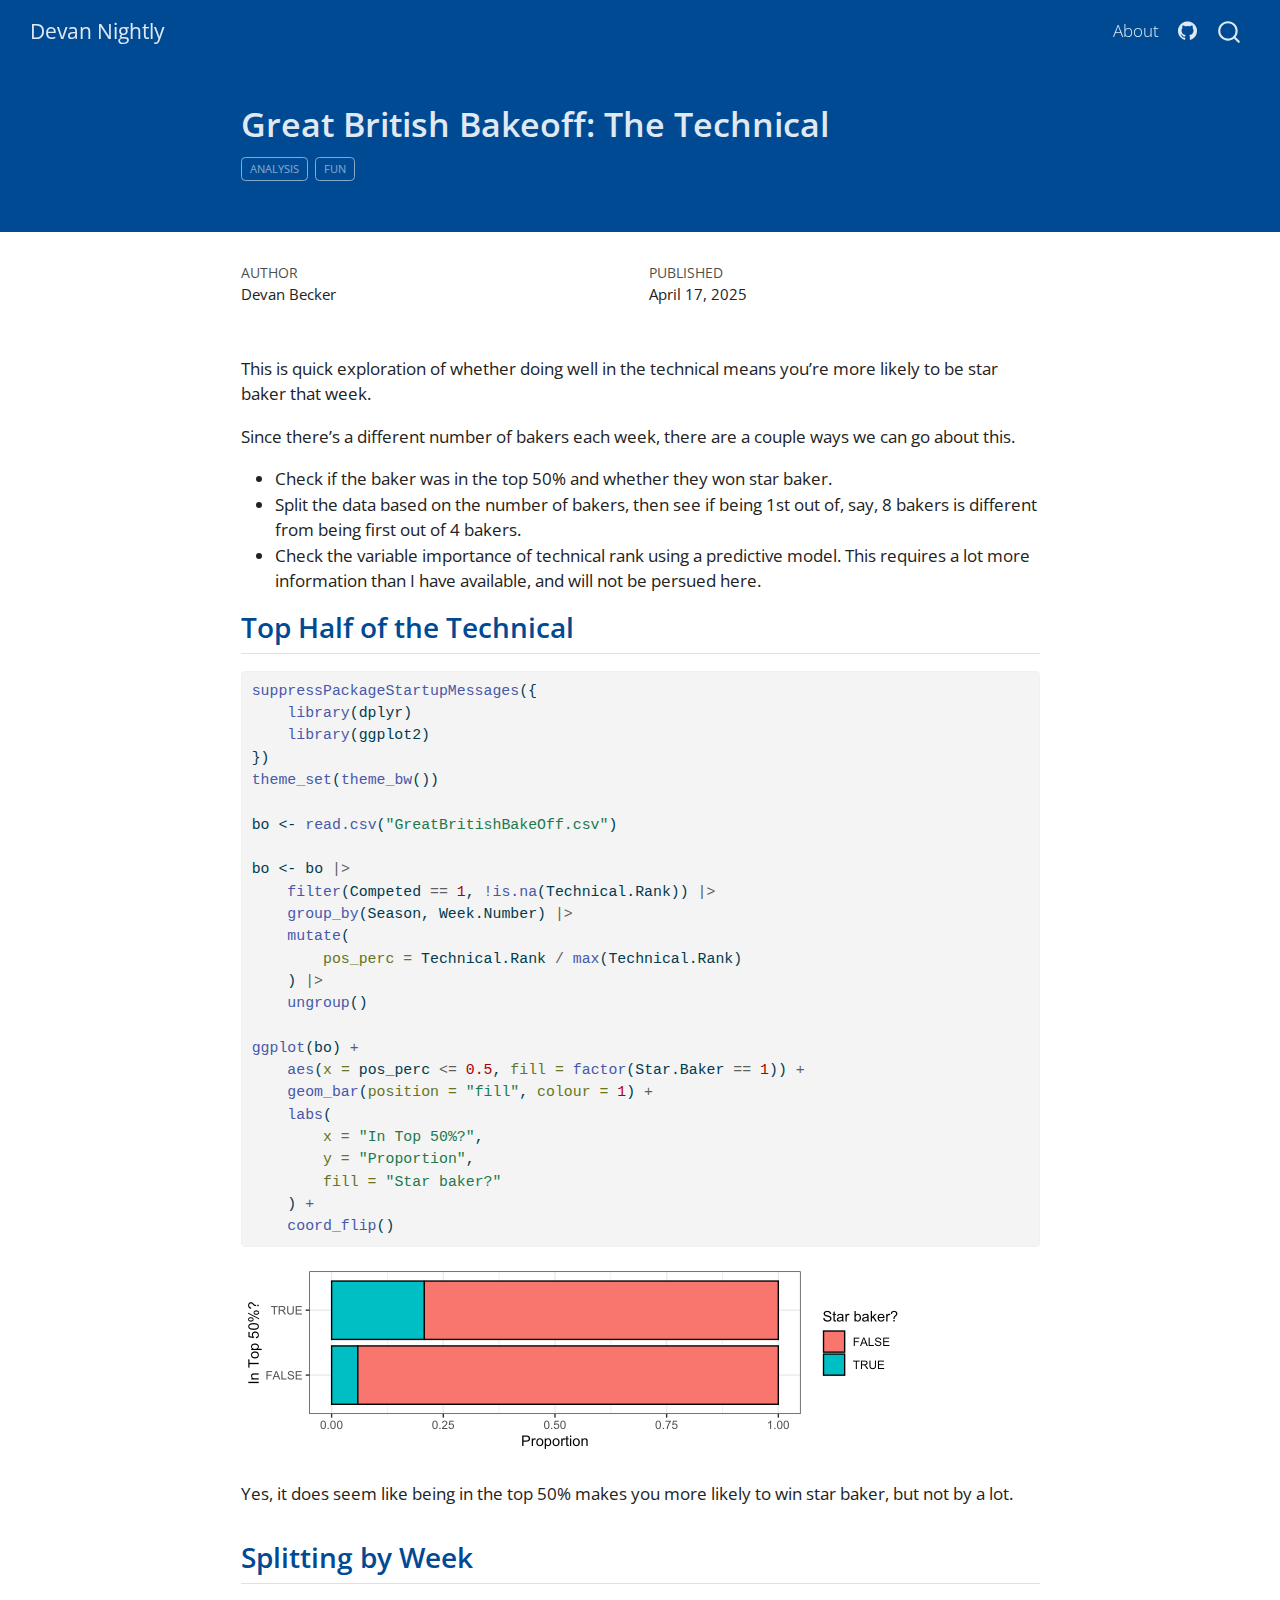
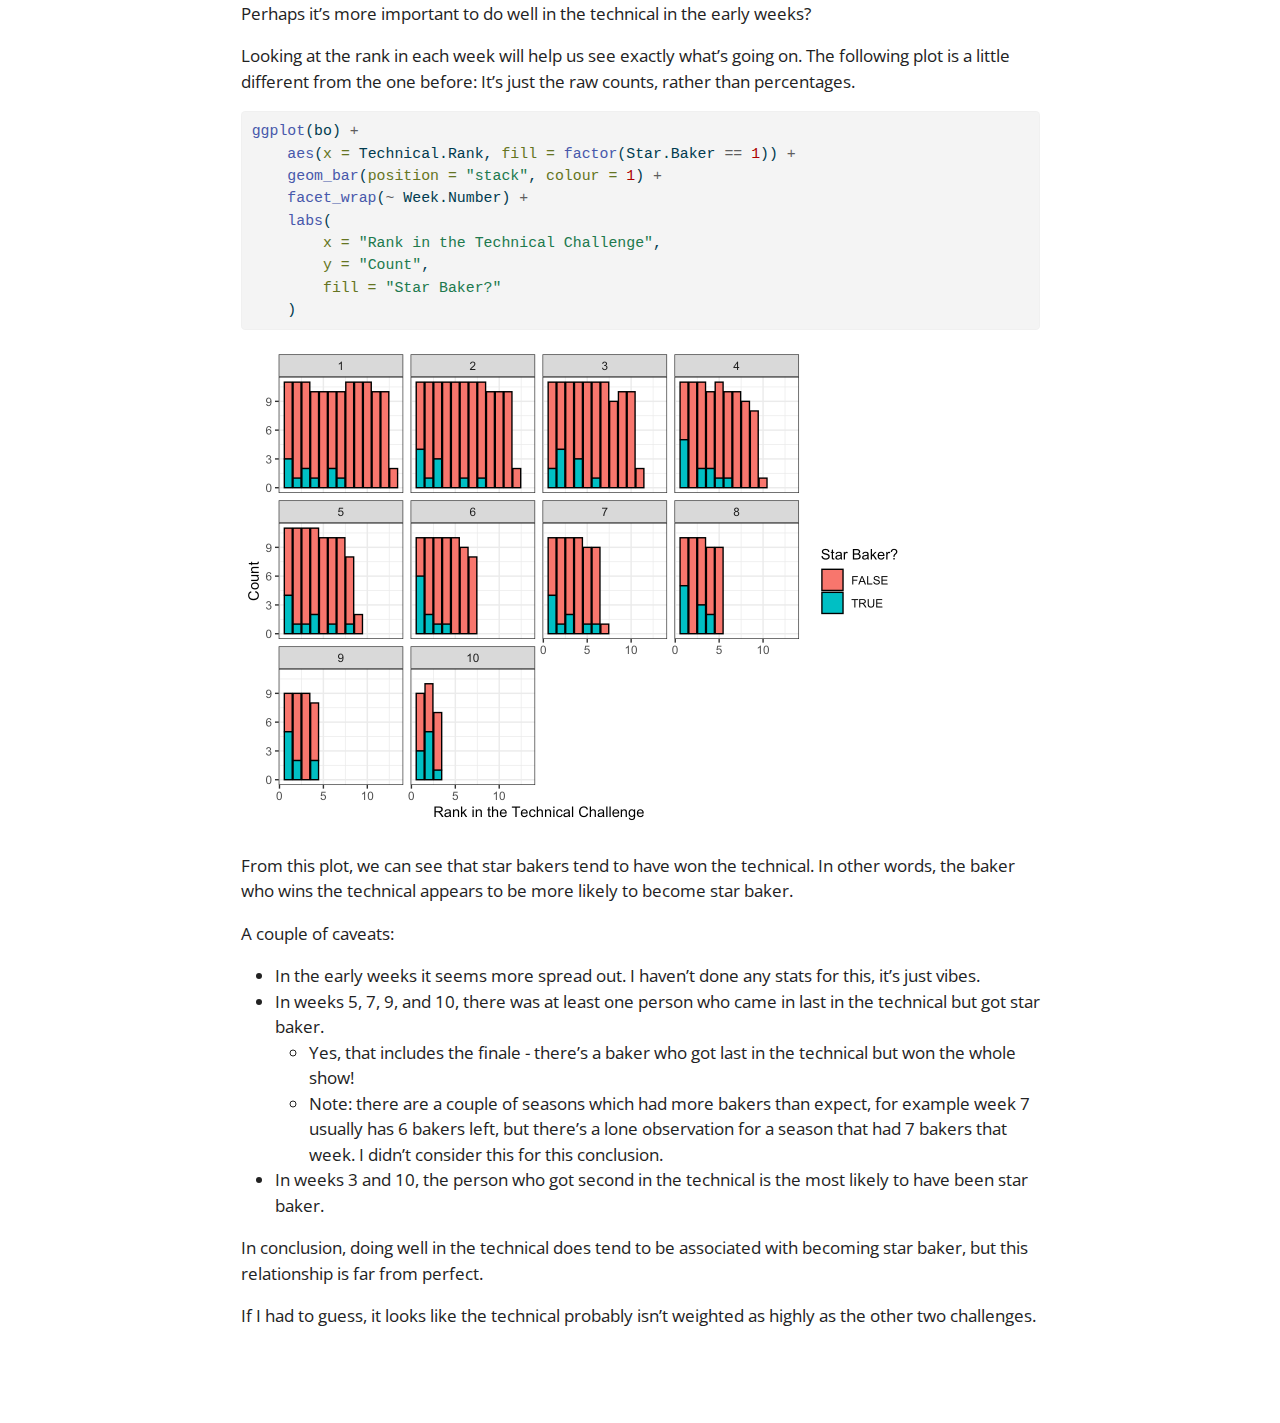
<file: docs/posts/bakeoff_technical/index.html>
<!DOCTYPE html>
<html xmlns="http://www.w3.org/1999/xhtml" lang="en" xml:lang="en"><head>

<meta charset="utf-8">
<meta name="generator" content="quarto-1.6.37">

<meta name="viewport" content="width=device-width, initial-scale=1.0, user-scalable=yes">

<meta name="author" content="Devan Becker">
<meta name="dcterms.date" content="2025-04-17">

<title>Great British Bakeoff: The Technical – Devan Nightly</title>
<style>
code{white-space: pre-wrap;}
span.smallcaps{font-variant: small-caps;}
div.columns{display: flex; gap: min(4vw, 1.5em);}
div.column{flex: auto; overflow-x: auto;}
div.hanging-indent{margin-left: 1.5em; text-indent: -1.5em;}
ul.task-list{list-style: none;}
ul.task-list li input[type="checkbox"] {
  width: 0.8em;
  margin: 0 0.8em 0.2em -1em; /* quarto-specific, see https://github.com/quarto-dev/quarto-cli/issues/4556 */ 
  vertical-align: middle;
}
/* CSS for syntax highlighting */
pre > code.sourceCode { white-space: pre; position: relative; }
pre > code.sourceCode > span { line-height: 1.25; }
pre > code.sourceCode > span:empty { height: 1.2em; }
.sourceCode { overflow: visible; }
code.sourceCode > span { color: inherit; text-decoration: inherit; }
div.sourceCode { margin: 1em 0; }
pre.sourceCode { margin: 0; }
@media screen {
div.sourceCode { overflow: auto; }
}
@media print {
pre > code.sourceCode { white-space: pre-wrap; }
pre > code.sourceCode > span { display: inline-block; text-indent: -5em; padding-left: 5em; }
}
pre.numberSource code
  { counter-reset: source-line 0; }
pre.numberSource code > span
  { position: relative; left: -4em; counter-increment: source-line; }
pre.numberSource code > span > a:first-child::before
  { content: counter(source-line);
    position: relative; left: -1em; text-align: right; vertical-align: baseline;
    border: none; display: inline-block;
    -webkit-touch-callout: none; -webkit-user-select: none;
    -khtml-user-select: none; -moz-user-select: none;
    -ms-user-select: none; user-select: none;
    padding: 0 4px; width: 4em;
  }
pre.numberSource { margin-left: 3em;  padding-left: 4px; }
div.sourceCode
  {   }
@media screen {
pre > code.sourceCode > span > a:first-child::before { text-decoration: underline; }
}
</style>


<script src="../../site_libs/quarto-nav/quarto-nav.js"></script>
<script src="../../site_libs/quarto-nav/headroom.min.js"></script>
<script src="../../site_libs/clipboard/clipboard.min.js"></script>
<script src="../../site_libs/quarto-search/autocomplete.umd.js"></script>
<script src="../../site_libs/quarto-search/fuse.min.js"></script>
<script src="../../site_libs/quarto-search/quarto-search.js"></script>
<meta name="quarto:offset" content="../../">
<script src="../../site_libs/quarto-html/quarto.js"></script>
<script src="../../site_libs/quarto-html/popper.min.js"></script>
<script src="../../site_libs/quarto-html/tippy.umd.min.js"></script>
<script src="../../site_libs/quarto-html/anchor.min.js"></script>
<link href="../../site_libs/quarto-html/tippy.css" rel="stylesheet">
<link href="../../site_libs/quarto-html/quarto-syntax-highlighting-29e2c20b02301cfff04dc8050bf30c7e.css" rel="stylesheet" id="quarto-text-highlighting-styles">
<script src="../../site_libs/bootstrap/bootstrap.min.js"></script>
<link href="../../site_libs/bootstrap/bootstrap-icons.css" rel="stylesheet">
<link href="../../site_libs/bootstrap/bootstrap-a5a7a9aa3d5b07c7c3601f2586d7e9ee.min.css" rel="stylesheet" append-hash="true" id="quarto-bootstrap" data-mode="light">
<script id="quarto-search-options" type="application/json">{
  "location": "navbar",
  "copy-button": false,
  "collapse-after": 3,
  "panel-placement": "end",
  "type": "overlay",
  "limit": 50,
  "keyboard-shortcut": [
    "f",
    "/",
    "s"
  ],
  "show-item-context": false,
  "language": {
    "search-no-results-text": "No results",
    "search-matching-documents-text": "matching documents",
    "search-copy-link-title": "Copy link to search",
    "search-hide-matches-text": "Hide additional matches",
    "search-more-match-text": "more match in this document",
    "search-more-matches-text": "more matches in this document",
    "search-clear-button-title": "Clear",
    "search-text-placeholder": "",
    "search-detached-cancel-button-title": "Cancel",
    "search-submit-button-title": "Submit",
    "search-label": "Search"
  }
}</script>


<link rel="stylesheet" href="../../styles.css">
</head>

<body class="nav-fixed fullcontent">

<div id="quarto-search-results"></div>
  <header id="quarto-header" class="headroom fixed-top quarto-banner">
    <nav class="navbar navbar-expand-lg " data-bs-theme="dark">
      <div class="navbar-container container-fluid">
      <div class="navbar-brand-container mx-auto">
    <a class="navbar-brand" href="../../index.html">
    <span class="navbar-title">Devan Nightly</span>
    </a>
  </div>
            <div id="quarto-search" class="" title="Search"></div>
          <button class="navbar-toggler" type="button" data-bs-toggle="collapse" data-bs-target="#navbarCollapse" aria-controls="navbarCollapse" role="menu" aria-expanded="false" aria-label="Toggle navigation" onclick="if (window.quartoToggleHeadroom) { window.quartoToggleHeadroom(); }">
  <span class="navbar-toggler-icon"></span>
</button>
          <div class="collapse navbar-collapse" id="navbarCollapse">
            <ul class="navbar-nav navbar-nav-scroll ms-auto">
  <li class="nav-item">
    <a class="nav-link" href="../../about.html"> 
<span class="menu-text">About</span></a>
  </li>  
  <li class="nav-item compact">
    <a class="nav-link" href="https://github.com/"> <i class="bi bi-github" role="img">
</i> 
<span class="menu-text"></span></a>
  </li>  
</ul>
          </div> <!-- /navcollapse -->
            <div class="quarto-navbar-tools">
</div>
      </div> <!-- /container-fluid -->
    </nav>
</header>
<!-- content -->
<header id="title-block-header" class="quarto-title-block default page-columns page-full">
  <div class="quarto-title-banner page-columns page-full">
    <div class="quarto-title column-body">
      <h1 class="title">Great British Bakeoff: The Technical</h1>
                                <div class="quarto-categories">
                <div class="quarto-category">analysis</div>
                <div class="quarto-category">fun</div>
              </div>
                  </div>
  </div>
    
  
  <div class="quarto-title-meta">

      <div>
      <div class="quarto-title-meta-heading">Author</div>
      <div class="quarto-title-meta-contents">
               <p>Devan Becker </p>
            </div>
    </div>
      
      <div>
      <div class="quarto-title-meta-heading">Published</div>
      <div class="quarto-title-meta-contents">
        <p class="date">April 17, 2025</p>
      </div>
    </div>
    
      
    </div>
    
  
  </header><div id="quarto-content" class="quarto-container page-columns page-rows-contents page-layout-article page-navbar">
<!-- sidebar -->
<!-- margin-sidebar -->
    
<!-- main -->
<main class="content quarto-banner-title-block" id="quarto-document-content">





<p>This is quick exploration of whether doing well in the technical means you’re more likely to be star baker that week.</p>
<p>Since there’s a different number of bakers each week, there are a couple ways we can go about this.</p>
<ul>
<li>Check if the baker was in the top 50% and whether they won star baker.</li>
<li>Split the data based on the number of bakers, then see if being 1st out of, say, 8 bakers is different from being first out of 4 bakers.</li>
<li>Check the variable importance of technical rank using a predictive model. This requires a lot more information than I have available, and will not be persued here.</li>
</ul>
<section id="top-half-of-the-technical" class="level2">
<h2 class="anchored" data-anchor-id="top-half-of-the-technical">Top Half of the Technical</h2>
<div class="cell">
<div class="sourceCode cell-code" id="cb1"><pre class="sourceCode r code-with-copy"><code class="sourceCode r"><span id="cb1-1"><a href="#cb1-1" aria-hidden="true" tabindex="-1"></a><span class="fu">suppressPackageStartupMessages</span>({</span>
<span id="cb1-2"><a href="#cb1-2" aria-hidden="true" tabindex="-1"></a>    <span class="fu">library</span>(dplyr)</span>
<span id="cb1-3"><a href="#cb1-3" aria-hidden="true" tabindex="-1"></a>    <span class="fu">library</span>(ggplot2)</span>
<span id="cb1-4"><a href="#cb1-4" aria-hidden="true" tabindex="-1"></a>})</span>
<span id="cb1-5"><a href="#cb1-5" aria-hidden="true" tabindex="-1"></a><span class="fu">theme_set</span>(<span class="fu">theme_bw</span>())</span>
<span id="cb1-6"><a href="#cb1-6" aria-hidden="true" tabindex="-1"></a></span>
<span id="cb1-7"><a href="#cb1-7" aria-hidden="true" tabindex="-1"></a>bo <span class="ot">&lt;-</span> <span class="fu">read.csv</span>(<span class="st">"GreatBritishBakeOff.csv"</span>)</span>
<span id="cb1-8"><a href="#cb1-8" aria-hidden="true" tabindex="-1"></a></span>
<span id="cb1-9"><a href="#cb1-9" aria-hidden="true" tabindex="-1"></a>bo <span class="ot">&lt;-</span> bo <span class="sc">|&gt;</span></span>
<span id="cb1-10"><a href="#cb1-10" aria-hidden="true" tabindex="-1"></a>    <span class="fu">filter</span>(Competed <span class="sc">==</span> <span class="dv">1</span>, <span class="sc">!</span><span class="fu">is.na</span>(Technical.Rank)) <span class="sc">|&gt;</span></span>
<span id="cb1-11"><a href="#cb1-11" aria-hidden="true" tabindex="-1"></a>    <span class="fu">group_by</span>(Season, Week.Number) <span class="sc">|&gt;</span></span>
<span id="cb1-12"><a href="#cb1-12" aria-hidden="true" tabindex="-1"></a>    <span class="fu">mutate</span>(</span>
<span id="cb1-13"><a href="#cb1-13" aria-hidden="true" tabindex="-1"></a>        <span class="at">pos_perc =</span> Technical.Rank <span class="sc">/</span> <span class="fu">max</span>(Technical.Rank)</span>
<span id="cb1-14"><a href="#cb1-14" aria-hidden="true" tabindex="-1"></a>    ) <span class="sc">|&gt;</span></span>
<span id="cb1-15"><a href="#cb1-15" aria-hidden="true" tabindex="-1"></a>    <span class="fu">ungroup</span>()</span>
<span id="cb1-16"><a href="#cb1-16" aria-hidden="true" tabindex="-1"></a></span>
<span id="cb1-17"><a href="#cb1-17" aria-hidden="true" tabindex="-1"></a><span class="fu">ggplot</span>(bo) <span class="sc">+</span></span>
<span id="cb1-18"><a href="#cb1-18" aria-hidden="true" tabindex="-1"></a>    <span class="fu">aes</span>(<span class="at">x =</span> pos_perc <span class="sc">&lt;=</span> <span class="fl">0.5</span>, <span class="at">fill =</span> <span class="fu">factor</span>(Star.Baker <span class="sc">==</span> <span class="dv">1</span>)) <span class="sc">+</span></span>
<span id="cb1-19"><a href="#cb1-19" aria-hidden="true" tabindex="-1"></a>    <span class="fu">geom_bar</span>(<span class="at">position =</span> <span class="st">"fill"</span>, <span class="at">colour =</span> <span class="dv">1</span>) <span class="sc">+</span></span>
<span id="cb1-20"><a href="#cb1-20" aria-hidden="true" tabindex="-1"></a>    <span class="fu">labs</span>(</span>
<span id="cb1-21"><a href="#cb1-21" aria-hidden="true" tabindex="-1"></a>        <span class="at">x =</span> <span class="st">"In Top 50%?"</span>,</span>
<span id="cb1-22"><a href="#cb1-22" aria-hidden="true" tabindex="-1"></a>        <span class="at">y =</span> <span class="st">"Proportion"</span>,</span>
<span id="cb1-23"><a href="#cb1-23" aria-hidden="true" tabindex="-1"></a>        <span class="at">fill =</span> <span class="st">"Star baker?"</span></span>
<span id="cb1-24"><a href="#cb1-24" aria-hidden="true" tabindex="-1"></a>    ) <span class="sc">+</span></span>
<span id="cb1-25"><a href="#cb1-25" aria-hidden="true" tabindex="-1"></a>    <span class="fu">coord_flip</span>()</span></code><button title="Copy to Clipboard" class="code-copy-button"><i class="bi"></i></button></pre></div>
<div class="cell-output-display">
<div>
<figure class="figure">
<p><img src="index_files/figure-html/unnamed-chunk-1-1.png" class="img-fluid figure-img" width="672"></p>
</figure>
</div>
</div>
</div>
<p>Yes, it does seem like being in the top 50% makes you more likely to win star baker, but not by a lot.</p>
</section>
<section id="splitting-by-week" class="level2">
<h2 class="anchored" data-anchor-id="splitting-by-week">Splitting by Week</h2>
<p>Perhaps it’s more important to do well in the technical in the early weeks?</p>
<p>Looking at the rank in each week will help us see exactly what’s going on. The following plot is a little different from the one before: It’s just the raw counts, rather than percentages.</p>
<div class="cell">
<div class="sourceCode cell-code" id="cb2"><pre class="sourceCode r code-with-copy"><code class="sourceCode r"><span id="cb2-1"><a href="#cb2-1" aria-hidden="true" tabindex="-1"></a><span class="fu">ggplot</span>(bo) <span class="sc">+</span></span>
<span id="cb2-2"><a href="#cb2-2" aria-hidden="true" tabindex="-1"></a>    <span class="fu">aes</span>(<span class="at">x =</span> Technical.Rank, <span class="at">fill =</span> <span class="fu">factor</span>(Star.Baker <span class="sc">==</span> <span class="dv">1</span>)) <span class="sc">+</span></span>
<span id="cb2-3"><a href="#cb2-3" aria-hidden="true" tabindex="-1"></a>    <span class="fu">geom_bar</span>(<span class="at">position =</span> <span class="st">"stack"</span>, <span class="at">colour =</span> <span class="dv">1</span>) <span class="sc">+</span></span>
<span id="cb2-4"><a href="#cb2-4" aria-hidden="true" tabindex="-1"></a>    <span class="fu">facet_wrap</span>(<span class="sc">~</span> Week.Number) <span class="sc">+</span></span>
<span id="cb2-5"><a href="#cb2-5" aria-hidden="true" tabindex="-1"></a>    <span class="fu">labs</span>(</span>
<span id="cb2-6"><a href="#cb2-6" aria-hidden="true" tabindex="-1"></a>        <span class="at">x =</span> <span class="st">"Rank in the Technical Challenge"</span>,</span>
<span id="cb2-7"><a href="#cb2-7" aria-hidden="true" tabindex="-1"></a>        <span class="at">y =</span> <span class="st">"Count"</span>,</span>
<span id="cb2-8"><a href="#cb2-8" aria-hidden="true" tabindex="-1"></a>        <span class="at">fill =</span> <span class="st">"Star Baker?"</span></span>
<span id="cb2-9"><a href="#cb2-9" aria-hidden="true" tabindex="-1"></a>    )</span></code><button title="Copy to Clipboard" class="code-copy-button"><i class="bi"></i></button></pre></div>
<div class="cell-output-display">
<div>
<figure class="figure">
<p><img src="index_files/figure-html/unnamed-chunk-2-1.png" class="img-fluid figure-img" width="672"></p>
</figure>
</div>
</div>
</div>
<p>From this plot, we can see that star bakers tend to have won the technical. In other words, the baker who wins the technical appears to be more likely to become star baker.</p>
<p>A couple of caveats:</p>
<ul>
<li>In the early weeks it seems more spread out. I haven’t done any stats for this, it’s just vibes.</li>
<li>In weeks 5, 7, 9, and 10, there was at least one person who came in last in the technical but got star baker.
<ul>
<li>Yes, that includes the finale - there’s a baker who got last in the technical but won the whole show!</li>
<li>Note: there are a couple of seasons which had more bakers than expect, for example week 7 usually has 6 bakers left, but there’s a lone observation for a season that had 7 bakers that week. I didn’t consider this for this conclusion.</li>
</ul></li>
<li>In weeks 3 and 10, the person who got second in the technical is the most likely to have been star baker.</li>
</ul>
<p>In conclusion, doing well in the technical does tend to be associated with becoming star baker, but this relationship is far from perfect.</p>
<p>If I had to guess, it looks like the technical probably isn’t weighted as highly as the other two challenges.</p>


</section>

</main> <!-- /main -->
<script id="quarto-html-after-body" type="application/javascript">
window.document.addEventListener("DOMContentLoaded", function (event) {
  const toggleBodyColorMode = (bsSheetEl) => {
    const mode = bsSheetEl.getAttribute("data-mode");
    const bodyEl = window.document.querySelector("body");
    if (mode === "dark") {
      bodyEl.classList.add("quarto-dark");
      bodyEl.classList.remove("quarto-light");
    } else {
      bodyEl.classList.add("quarto-light");
      bodyEl.classList.remove("quarto-dark");
    }
  }
  const toggleBodyColorPrimary = () => {
    const bsSheetEl = window.document.querySelector("link#quarto-bootstrap");
    if (bsSheetEl) {
      toggleBodyColorMode(bsSheetEl);
    }
  }
  toggleBodyColorPrimary();  
  const icon = "";
  const anchorJS = new window.AnchorJS();
  anchorJS.options = {
    placement: 'right',
    icon: icon
  };
  anchorJS.add('.anchored');
  const isCodeAnnotation = (el) => {
    for (const clz of el.classList) {
      if (clz.startsWith('code-annotation-')) {                     
        return true;
      }
    }
    return false;
  }
  const onCopySuccess = function(e) {
    // button target
    const button = e.trigger;
    // don't keep focus
    button.blur();
    // flash "checked"
    button.classList.add('code-copy-button-checked');
    var currentTitle = button.getAttribute("title");
    button.setAttribute("title", "Copied!");
    let tooltip;
    if (window.bootstrap) {
      button.setAttribute("data-bs-toggle", "tooltip");
      button.setAttribute("data-bs-placement", "left");
      button.setAttribute("data-bs-title", "Copied!");
      tooltip = new bootstrap.Tooltip(button, 
        { trigger: "manual", 
          customClass: "code-copy-button-tooltip",
          offset: [0, -8]});
      tooltip.show();    
    }
    setTimeout(function() {
      if (tooltip) {
        tooltip.hide();
        button.removeAttribute("data-bs-title");
        button.removeAttribute("data-bs-toggle");
        button.removeAttribute("data-bs-placement");
      }
      button.setAttribute("title", currentTitle);
      button.classList.remove('code-copy-button-checked');
    }, 1000);
    // clear code selection
    e.clearSelection();
  }
  const getTextToCopy = function(trigger) {
      const codeEl = trigger.previousElementSibling.cloneNode(true);
      for (const childEl of codeEl.children) {
        if (isCodeAnnotation(childEl)) {
          childEl.remove();
        }
      }
      return codeEl.innerText;
  }
  const clipboard = new window.ClipboardJS('.code-copy-button:not([data-in-quarto-modal])', {
    text: getTextToCopy
  });
  clipboard.on('success', onCopySuccess);
  if (window.document.getElementById('quarto-embedded-source-code-modal')) {
    const clipboardModal = new window.ClipboardJS('.code-copy-button[data-in-quarto-modal]', {
      text: getTextToCopy,
      container: window.document.getElementById('quarto-embedded-source-code-modal')
    });
    clipboardModal.on('success', onCopySuccess);
  }
    var localhostRegex = new RegExp(/^(?:http|https):\/\/localhost\:?[0-9]*\//);
    var mailtoRegex = new RegExp(/^mailto:/);
      var filterRegex = new RegExp('/' + window.location.host + '/');
    var isInternal = (href) => {
        return filterRegex.test(href) || localhostRegex.test(href) || mailtoRegex.test(href);
    }
    // Inspect non-navigation links and adorn them if external
 	var links = window.document.querySelectorAll('a[href]:not(.nav-link):not(.navbar-brand):not(.toc-action):not(.sidebar-link):not(.sidebar-item-toggle):not(.pagination-link):not(.no-external):not([aria-hidden]):not(.dropdown-item):not(.quarto-navigation-tool):not(.about-link)');
    for (var i=0; i<links.length; i++) {
      const link = links[i];
      if (!isInternal(link.href)) {
        // undo the damage that might have been done by quarto-nav.js in the case of
        // links that we want to consider external
        if (link.dataset.originalHref !== undefined) {
          link.href = link.dataset.originalHref;
        }
      }
    }
  function tippyHover(el, contentFn, onTriggerFn, onUntriggerFn) {
    const config = {
      allowHTML: true,
      maxWidth: 500,
      delay: 100,
      arrow: false,
      appendTo: function(el) {
          return el.parentElement;
      },
      interactive: true,
      interactiveBorder: 10,
      theme: 'quarto',
      placement: 'bottom-start',
    };
    if (contentFn) {
      config.content = contentFn;
    }
    if (onTriggerFn) {
      config.onTrigger = onTriggerFn;
    }
    if (onUntriggerFn) {
      config.onUntrigger = onUntriggerFn;
    }
    window.tippy(el, config); 
  }
  const noterefs = window.document.querySelectorAll('a[role="doc-noteref"]');
  for (var i=0; i<noterefs.length; i++) {
    const ref = noterefs[i];
    tippyHover(ref, function() {
      // use id or data attribute instead here
      let href = ref.getAttribute('data-footnote-href') || ref.getAttribute('href');
      try { href = new URL(href).hash; } catch {}
      const id = href.replace(/^#\/?/, "");
      const note = window.document.getElementById(id);
      if (note) {
        return note.innerHTML;
      } else {
        return "";
      }
    });
  }
  const xrefs = window.document.querySelectorAll('a.quarto-xref');
  const processXRef = (id, note) => {
    // Strip column container classes
    const stripColumnClz = (el) => {
      el.classList.remove("page-full", "page-columns");
      if (el.children) {
        for (const child of el.children) {
          stripColumnClz(child);
        }
      }
    }
    stripColumnClz(note)
    if (id === null || id.startsWith('sec-')) {
      // Special case sections, only their first couple elements
      const container = document.createElement("div");
      if (note.children && note.children.length > 2) {
        container.appendChild(note.children[0].cloneNode(true));
        for (let i = 1; i < note.children.length; i++) {
          const child = note.children[i];
          if (child.tagName === "P" && child.innerText === "") {
            continue;
          } else {
            container.appendChild(child.cloneNode(true));
            break;
          }
        }
        if (window.Quarto?.typesetMath) {
          window.Quarto.typesetMath(container);
        }
        return container.innerHTML
      } else {
        if (window.Quarto?.typesetMath) {
          window.Quarto.typesetMath(note);
        }
        return note.innerHTML;
      }
    } else {
      // Remove any anchor links if they are present
      const anchorLink = note.querySelector('a.anchorjs-link');
      if (anchorLink) {
        anchorLink.remove();
      }
      if (window.Quarto?.typesetMath) {
        window.Quarto.typesetMath(note);
      }
      if (note.classList.contains("callout")) {
        return note.outerHTML;
      } else {
        return note.innerHTML;
      }
    }
  }
  for (var i=0; i<xrefs.length; i++) {
    const xref = xrefs[i];
    tippyHover(xref, undefined, function(instance) {
      instance.disable();
      let url = xref.getAttribute('href');
      let hash = undefined; 
      if (url.startsWith('#')) {
        hash = url;
      } else {
        try { hash = new URL(url).hash; } catch {}
      }
      if (hash) {
        const id = hash.replace(/^#\/?/, "");
        const note = window.document.getElementById(id);
        if (note !== null) {
          try {
            const html = processXRef(id, note.cloneNode(true));
            instance.setContent(html);
          } finally {
            instance.enable();
            instance.show();
          }
        } else {
          // See if we can fetch this
          fetch(url.split('#')[0])
          .then(res => res.text())
          .then(html => {
            const parser = new DOMParser();
            const htmlDoc = parser.parseFromString(html, "text/html");
            const note = htmlDoc.getElementById(id);
            if (note !== null) {
              const html = processXRef(id, note);
              instance.setContent(html);
            } 
          }).finally(() => {
            instance.enable();
            instance.show();
          });
        }
      } else {
        // See if we can fetch a full url (with no hash to target)
        // This is a special case and we should probably do some content thinning / targeting
        fetch(url)
        .then(res => res.text())
        .then(html => {
          const parser = new DOMParser();
          const htmlDoc = parser.parseFromString(html, "text/html");
          const note = htmlDoc.querySelector('main.content');
          if (note !== null) {
            // This should only happen for chapter cross references
            // (since there is no id in the URL)
            // remove the first header
            if (note.children.length > 0 && note.children[0].tagName === "HEADER") {
              note.children[0].remove();
            }
            const html = processXRef(null, note);
            instance.setContent(html);
          } 
        }).finally(() => {
          instance.enable();
          instance.show();
        });
      }
    }, function(instance) {
    });
  }
      let selectedAnnoteEl;
      const selectorForAnnotation = ( cell, annotation) => {
        let cellAttr = 'data-code-cell="' + cell + '"';
        let lineAttr = 'data-code-annotation="' +  annotation + '"';
        const selector = 'span[' + cellAttr + '][' + lineAttr + ']';
        return selector;
      }
      const selectCodeLines = (annoteEl) => {
        const doc = window.document;
        const targetCell = annoteEl.getAttribute("data-target-cell");
        const targetAnnotation = annoteEl.getAttribute("data-target-annotation");
        const annoteSpan = window.document.querySelector(selectorForAnnotation(targetCell, targetAnnotation));
        const lines = annoteSpan.getAttribute("data-code-lines").split(",");
        const lineIds = lines.map((line) => {
          return targetCell + "-" + line;
        })
        let top = null;
        let height = null;
        let parent = null;
        if (lineIds.length > 0) {
            //compute the position of the single el (top and bottom and make a div)
            const el = window.document.getElementById(lineIds[0]);
            top = el.offsetTop;
            height = el.offsetHeight;
            parent = el.parentElement.parentElement;
          if (lineIds.length > 1) {
            const lastEl = window.document.getElementById(lineIds[lineIds.length - 1]);
            const bottom = lastEl.offsetTop + lastEl.offsetHeight;
            height = bottom - top;
          }
          if (top !== null && height !== null && parent !== null) {
            // cook up a div (if necessary) and position it 
            let div = window.document.getElementById("code-annotation-line-highlight");
            if (div === null) {
              div = window.document.createElement("div");
              div.setAttribute("id", "code-annotation-line-highlight");
              div.style.position = 'absolute';
              parent.appendChild(div);
            }
            div.style.top = top - 2 + "px";
            div.style.height = height + 4 + "px";
            div.style.left = 0;
            let gutterDiv = window.document.getElementById("code-annotation-line-highlight-gutter");
            if (gutterDiv === null) {
              gutterDiv = window.document.createElement("div");
              gutterDiv.setAttribute("id", "code-annotation-line-highlight-gutter");
              gutterDiv.style.position = 'absolute';
              const codeCell = window.document.getElementById(targetCell);
              const gutter = codeCell.querySelector('.code-annotation-gutter');
              gutter.appendChild(gutterDiv);
            }
            gutterDiv.style.top = top - 2 + "px";
            gutterDiv.style.height = height + 4 + "px";
          }
          selectedAnnoteEl = annoteEl;
        }
      };
      const unselectCodeLines = () => {
        const elementsIds = ["code-annotation-line-highlight", "code-annotation-line-highlight-gutter"];
        elementsIds.forEach((elId) => {
          const div = window.document.getElementById(elId);
          if (div) {
            div.remove();
          }
        });
        selectedAnnoteEl = undefined;
      };
        // Handle positioning of the toggle
    window.addEventListener(
      "resize",
      throttle(() => {
        elRect = undefined;
        if (selectedAnnoteEl) {
          selectCodeLines(selectedAnnoteEl);
        }
      }, 10)
    );
    function throttle(fn, ms) {
    let throttle = false;
    let timer;
      return (...args) => {
        if(!throttle) { // first call gets through
            fn.apply(this, args);
            throttle = true;
        } else { // all the others get throttled
            if(timer) clearTimeout(timer); // cancel #2
            timer = setTimeout(() => {
              fn.apply(this, args);
              timer = throttle = false;
            }, ms);
        }
      };
    }
      // Attach click handler to the DT
      const annoteDls = window.document.querySelectorAll('dt[data-target-cell]');
      for (const annoteDlNode of annoteDls) {
        annoteDlNode.addEventListener('click', (event) => {
          const clickedEl = event.target;
          if (clickedEl !== selectedAnnoteEl) {
            unselectCodeLines();
            const activeEl = window.document.querySelector('dt[data-target-cell].code-annotation-active');
            if (activeEl) {
              activeEl.classList.remove('code-annotation-active');
            }
            selectCodeLines(clickedEl);
            clickedEl.classList.add('code-annotation-active');
          } else {
            // Unselect the line
            unselectCodeLines();
            clickedEl.classList.remove('code-annotation-active');
          }
        });
      }
  const findCites = (el) => {
    const parentEl = el.parentElement;
    if (parentEl) {
      const cites = parentEl.dataset.cites;
      if (cites) {
        return {
          el,
          cites: cites.split(' ')
        };
      } else {
        return findCites(el.parentElement)
      }
    } else {
      return undefined;
    }
  };
  var bibliorefs = window.document.querySelectorAll('a[role="doc-biblioref"]');
  for (var i=0; i<bibliorefs.length; i++) {
    const ref = bibliorefs[i];
    const citeInfo = findCites(ref);
    if (citeInfo) {
      tippyHover(citeInfo.el, function() {
        var popup = window.document.createElement('div');
        citeInfo.cites.forEach(function(cite) {
          var citeDiv = window.document.createElement('div');
          citeDiv.classList.add('hanging-indent');
          citeDiv.classList.add('csl-entry');
          var biblioDiv = window.document.getElementById('ref-' + cite);
          if (biblioDiv) {
            citeDiv.innerHTML = biblioDiv.innerHTML;
          }
          popup.appendChild(citeDiv);
        });
        return popup.innerHTML;
      });
    }
  }
});
</script>
</div> <!-- /content -->




</body></html>
</file>
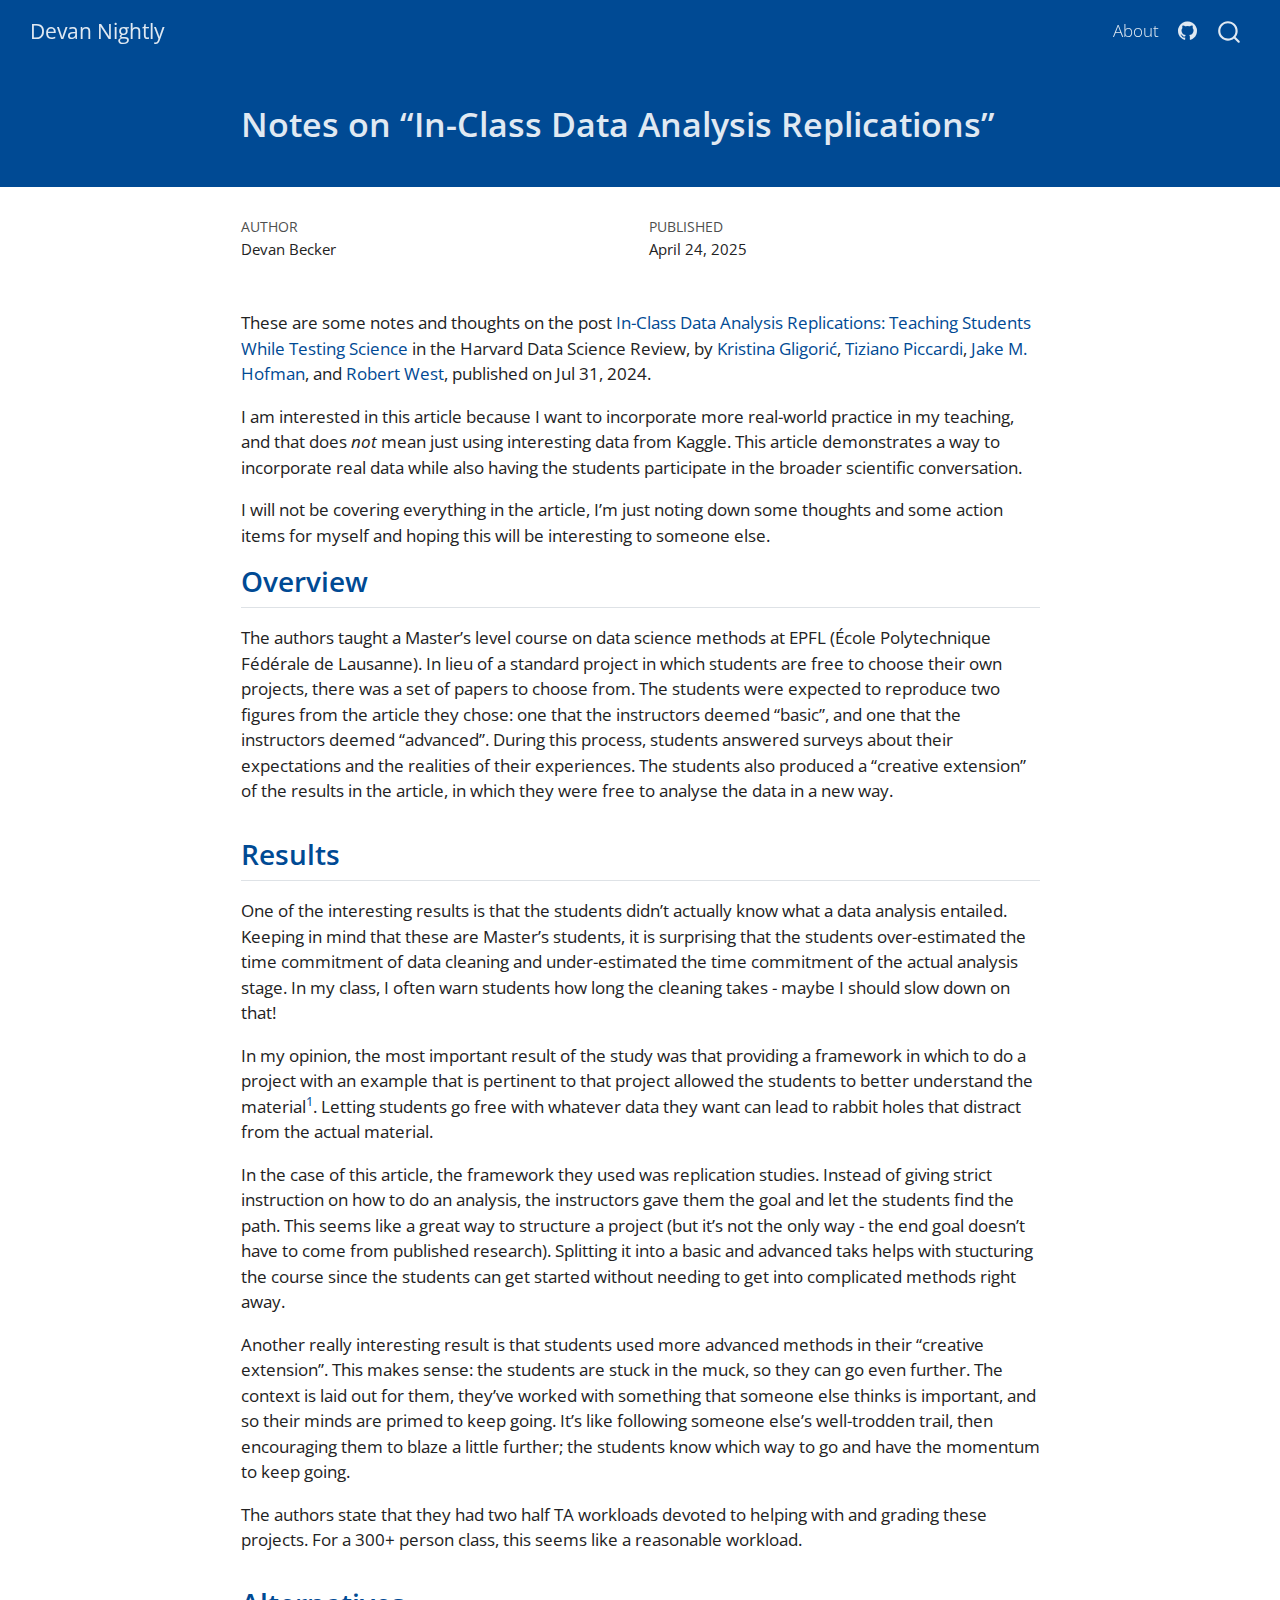
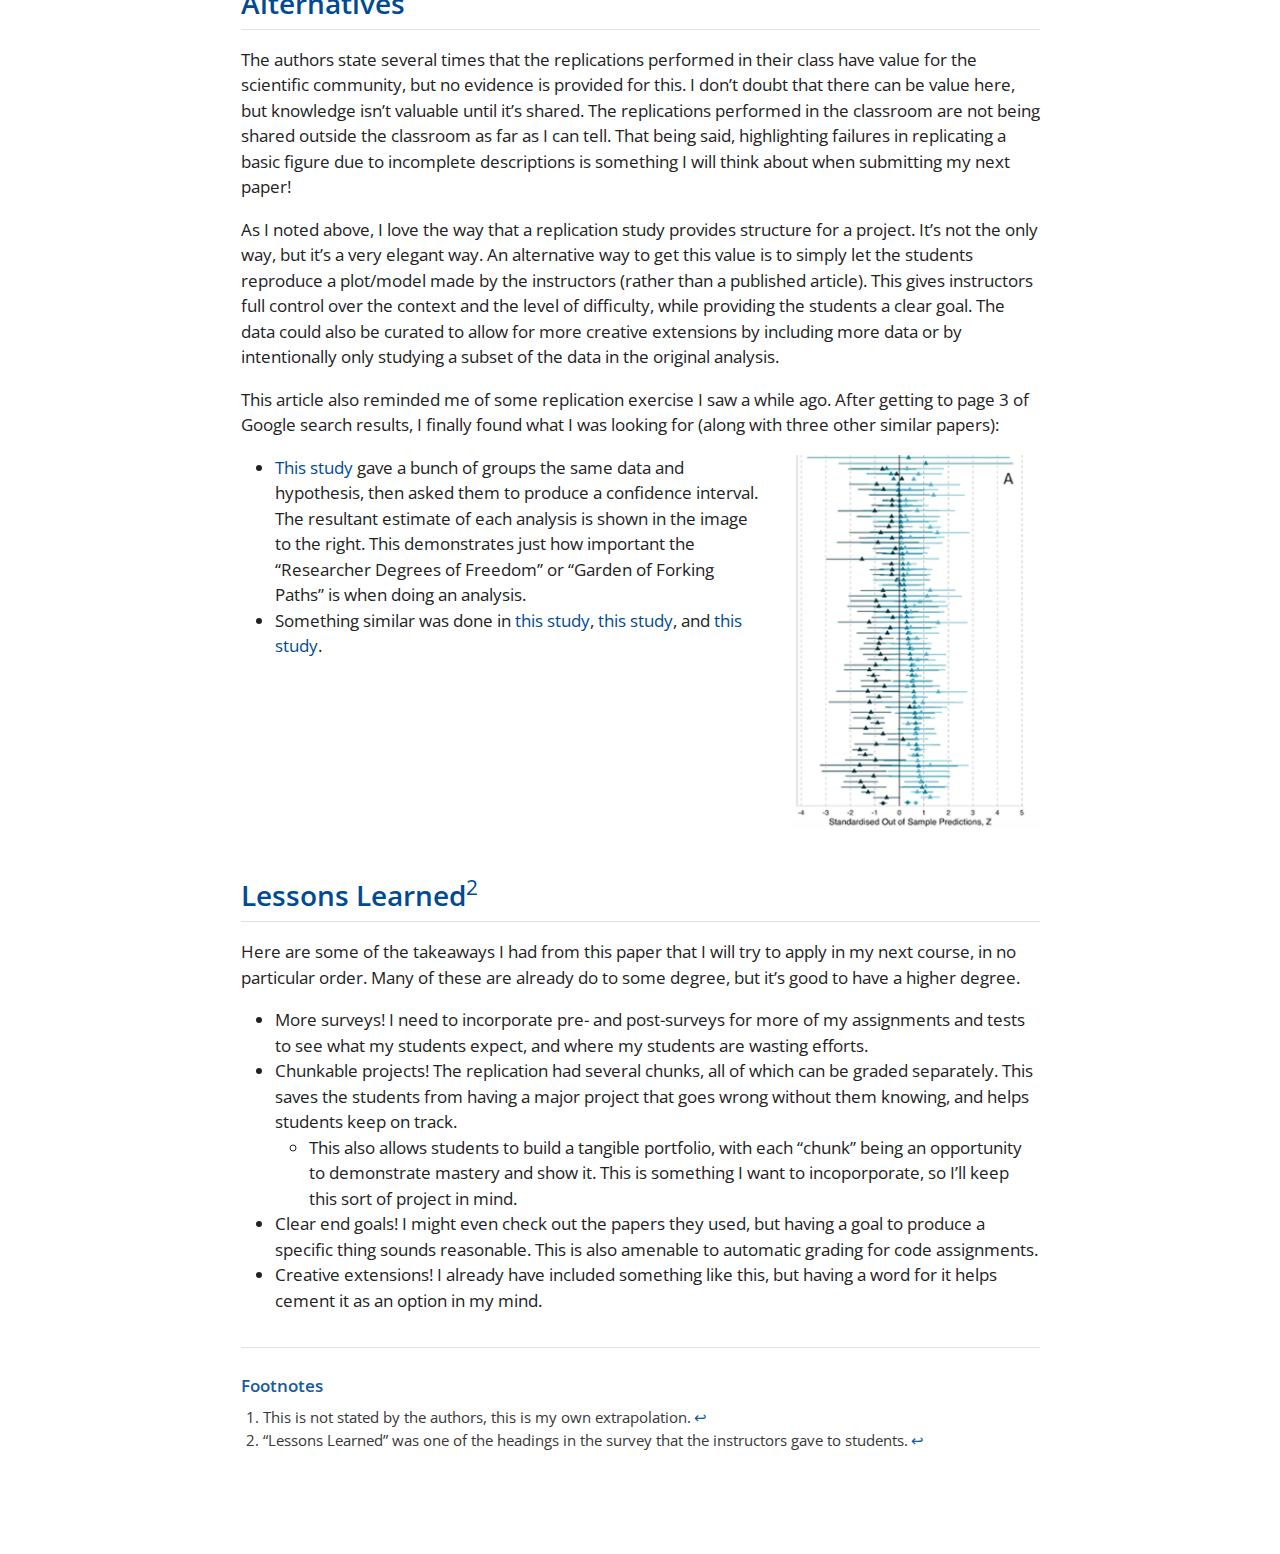
<file: docs/posts/hdsr_repro_assign/index.html>
<!DOCTYPE html>
<html xmlns="http://www.w3.org/1999/xhtml" lang="en" xml:lang="en"><head>

<meta charset="utf-8">
<meta name="generator" content="quarto-1.6.37">

<meta name="viewport" content="width=device-width, initial-scale=1.0, user-scalable=yes">

<meta name="author" content="Devan Becker">
<meta name="dcterms.date" content="2025-04-24">

<title>Notes on “In-Class Data Analysis Replications” – Devan Nightly</title>
<style>
code{white-space: pre-wrap;}
span.smallcaps{font-variant: small-caps;}
div.columns{display: flex; gap: min(4vw, 1.5em);}
div.column{flex: auto; overflow-x: auto;}
div.hanging-indent{margin-left: 1.5em; text-indent: -1.5em;}
ul.task-list{list-style: none;}
ul.task-list li input[type="checkbox"] {
  width: 0.8em;
  margin: 0 0.8em 0.2em -1em; /* quarto-specific, see https://github.com/quarto-dev/quarto-cli/issues/4556 */ 
  vertical-align: middle;
}
</style>


<script src="../../site_libs/quarto-nav/quarto-nav.js"></script>
<script src="../../site_libs/quarto-nav/headroom.min.js"></script>
<script src="../../site_libs/clipboard/clipboard.min.js"></script>
<script src="../../site_libs/quarto-search/autocomplete.umd.js"></script>
<script src="../../site_libs/quarto-search/fuse.min.js"></script>
<script src="../../site_libs/quarto-search/quarto-search.js"></script>
<meta name="quarto:offset" content="../../">
<script src="../../site_libs/quarto-html/quarto.js"></script>
<script src="../../site_libs/quarto-html/popper.min.js"></script>
<script src="../../site_libs/quarto-html/tippy.umd.min.js"></script>
<script src="../../site_libs/quarto-html/anchor.min.js"></script>
<link href="../../site_libs/quarto-html/tippy.css" rel="stylesheet">
<link href="../../site_libs/quarto-html/quarto-syntax-highlighting-29e2c20b02301cfff04dc8050bf30c7e.css" rel="stylesheet" id="quarto-text-highlighting-styles">
<script src="../../site_libs/bootstrap/bootstrap.min.js"></script>
<link href="../../site_libs/bootstrap/bootstrap-icons.css" rel="stylesheet">
<link href="../../site_libs/bootstrap/bootstrap-a5a7a9aa3d5b07c7c3601f2586d7e9ee.min.css" rel="stylesheet" append-hash="true" id="quarto-bootstrap" data-mode="light">
<script id="quarto-search-options" type="application/json">{
  "location": "navbar",
  "copy-button": false,
  "collapse-after": 3,
  "panel-placement": "end",
  "type": "overlay",
  "limit": 50,
  "keyboard-shortcut": [
    "f",
    "/",
    "s"
  ],
  "show-item-context": false,
  "language": {
    "search-no-results-text": "No results",
    "search-matching-documents-text": "matching documents",
    "search-copy-link-title": "Copy link to search",
    "search-hide-matches-text": "Hide additional matches",
    "search-more-match-text": "more match in this document",
    "search-more-matches-text": "more matches in this document",
    "search-clear-button-title": "Clear",
    "search-text-placeholder": "",
    "search-detached-cancel-button-title": "Cancel",
    "search-submit-button-title": "Submit",
    "search-label": "Search"
  }
}</script>


<link rel="stylesheet" href="../../styles.css">
</head>

<body class="nav-fixed fullcontent">

<div id="quarto-search-results"></div>
  <header id="quarto-header" class="headroom fixed-top quarto-banner">
    <nav class="navbar navbar-expand-lg " data-bs-theme="dark">
      <div class="navbar-container container-fluid">
      <div class="navbar-brand-container mx-auto">
    <a class="navbar-brand" href="../../index.html">
    <span class="navbar-title">Devan Nightly</span>
    </a>
  </div>
            <div id="quarto-search" class="" title="Search"></div>
          <button class="navbar-toggler" type="button" data-bs-toggle="collapse" data-bs-target="#navbarCollapse" aria-controls="navbarCollapse" role="menu" aria-expanded="false" aria-label="Toggle navigation" onclick="if (window.quartoToggleHeadroom) { window.quartoToggleHeadroom(); }">
  <span class="navbar-toggler-icon"></span>
</button>
          <div class="collapse navbar-collapse" id="navbarCollapse">
            <ul class="navbar-nav navbar-nav-scroll ms-auto">
  <li class="nav-item">
    <a class="nav-link" href="../../about.html"> 
<span class="menu-text">About</span></a>
  </li>  
  <li class="nav-item compact">
    <a class="nav-link" href="https://github.com/"> <i class="bi bi-github" role="img">
</i> 
<span class="menu-text"></span></a>
  </li>  
</ul>
          </div> <!-- /navcollapse -->
            <div class="quarto-navbar-tools">
</div>
      </div> <!-- /container-fluid -->
    </nav>
</header>
<!-- content -->
<header id="title-block-header" class="quarto-title-block default page-columns page-full">
  <div class="quarto-title-banner page-columns page-full">
    <div class="quarto-title column-body">
      <h1 class="title">Notes on “In-Class Data Analysis Replications”</h1>
                      </div>
  </div>
    
  
  <div class="quarto-title-meta">

      <div>
      <div class="quarto-title-meta-heading">Author</div>
      <div class="quarto-title-meta-contents">
               <p>Devan Becker </p>
            </div>
    </div>
      
      <div>
      <div class="quarto-title-meta-heading">Published</div>
      <div class="quarto-title-meta-contents">
        <p class="date">April 24, 2025</p>
      </div>
    </div>
    
      
    </div>
    
  
  </header><div id="quarto-content" class="quarto-container page-columns page-rows-contents page-layout-article page-navbar">
<!-- sidebar -->
<!-- margin-sidebar -->
    
<!-- main -->
<main class="content quarto-banner-title-block" id="quarto-document-content">





<p>These are some notes and thoughts on the post <a href="https://hdsr.mitpress.mit.edu/pub/4df1pl7f/release/2">In-Class Data Analysis Replications: Teaching Students While Testing Science</a> in the Harvard Data Science Review, by&nbsp;<a href="https://hdsr.mitpress.mit.edu/user/kristina-gligoric">Kristina Gligorić</a>,&nbsp;<a href="https://hdsr.mitpress.mit.edu/user/tiziano-piccardi">Tiziano Piccardi</a>,&nbsp;<a href="https://hdsr.mitpress.mit.edu/user/jake-hofman">Jake M. Hofman</a>, and&nbsp;<a href="https://hdsr.mitpress.mit.edu/user/robert-west">Robert West</a>, published on Jul 31, 2024.</p>
<p>I am interested in this article because I want to incorporate more real-world practice in my teaching, and that does <em>not</em> mean just using interesting data from Kaggle. This article demonstrates a way to incorporate real data while also having the students participate in the broader scientific conversation.</p>
<p>I will not be covering everything in the article, I’m just noting down some thoughts and some action items for myself and hoping this will be interesting to someone else.</p>
<section id="overview" class="level2">
<h2 class="anchored" data-anchor-id="overview">Overview</h2>
<p>The authors taught a Master’s level course on data science methods at EPFL (École Polytechnique Fédérale de Lausanne). In lieu of a standard project in which students are free to choose their own projects, there was a set of papers to choose from. The students were expected to reproduce two figures from the article they chose: one that the instructors deemed “basic”, and one that the instructors deemed “advanced”. During this process, students answered surveys about their expectations and the realities of their experiences. The students also produced a “creative extension” of the results in the article, in which they were free to analyse the data in a new way.</p>
</section>
<section id="results" class="level2">
<h2 class="anchored" data-anchor-id="results">Results</h2>
<p>One of the interesting results is that the students didn’t actually know what a data analysis entailed. Keeping in mind that these are Master’s students, it is surprising that the students over-estimated the time commitment of data cleaning and under-estimated the time commitment of the actual analysis stage. In my class, I often warn students how long the cleaning takes - maybe I should slow down on that!</p>
<p>In my opinion, the most important result of the study was that providing a framework in which to do a project with an example that is pertinent to that project allowed the students to better understand the material<a href="#fn1" class="footnote-ref" id="fnref1" role="doc-noteref"><sup>1</sup></a>. Letting students go free with whatever data they want can lead to rabbit holes that distract from the actual material.</p>
<p>In the case of this article, the framework they used was replication studies. Instead of giving strict instruction on how to do an analysis, the instructors gave them the goal and let the students find the path. This seems like a great way to structure a project (but it’s not the only way - the end goal doesn’t have to come from published research). Splitting it into a basic and advanced taks helps with stucturing the course since the students can get started without needing to get into complicated methods right away.</p>
<p>Another really interesting result is that students used more advanced methods in their “creative extension”. This makes sense: the students are stuck in the muck, so they can go even further. The context is laid out for them, they’ve worked with something that someone else thinks is important, and so their minds are primed to keep going. It’s like following someone else’s well-trodden trail, then encouraging them to blaze a little further; the students know which way to go and have the momentum to keep going.</p>
<p>The authors state that they had two half TA workloads devoted to helping with and grading these projects. For a 300+ person class, this seems like a reasonable workload.</p>
</section>
<section id="alternatives" class="level2">
<h2 class="anchored" data-anchor-id="alternatives">Alternatives</h2>
<p>The authors state several times that the replications performed in their class have value for the scientific community, but no evidence is provided for this. I don’t doubt that there can be value here, but knowledge isn’t valuable until it’s shared. The replications performed in the classroom are not being shared outside the classroom as far as I can tell. That being said, highlighting failures in replicating a basic figure due to incomplete descriptions is something I will think about when submitting my next paper!</p>
<p>As I noted above, I love the way that a replication study provides structure for a project. It’s not the only way, but it’s a very elegant way. An alternative way to get this value is to simply let the students reproduce a plot/model made by the instructors (rather than a published article). This gives instructors full control over the context and the level of difficulty, while providing the students a clear goal. The data could also be curated to allow for more creative extensions by including more data or by intentionally only studying a subset of the data in the original analysis.</p>
<p>This article also reminded me of some replication exercise I saw a while ago. After getting to page 3 of Google search results, I finally found what I was looking for (along with three other similar papers):</p>
<div class="grid">
<div class="g-col-8">
<ul>
<li><a href="https://bmcbiol.biomedcentral.com/articles/10.1186/s12915-024-02101-x">This study</a> gave a bunch of groups the same data and hypothesis, then asked them to produce a confidence interval. The resultant estimate of each analysis is shown in the image to the right. This demonstrates just how important the “Researcher Degrees of Freedom” or “Garden of Forking Paths” is when doing an analysis.</li>
<li>Something similar was done in <a href="https://journals.sagepub.com/doi/10.1177/2515245917747646">this study</a>, <a href="https://discovery.ucl.ac.uk/id/eprint/10158608/1/pnas.2203150119.pdf">this study</a>, and <a href="https://insight.kellogg.northwestern.edu/article/researchers-approaches-to-data-analysis">this study</a>.</li>
</ul>
</div>
<div class="g-col-4">
<p><img src="../../figs/samedatadifferentresult.png" class="img-fluid"></p>
</div>
</div>
</section>
<section id="lessons-learned" class="level2">
<h2 class="anchored" data-anchor-id="lessons-learned">Lessons Learned<a href="#fn2" class="footnote-ref" id="fnref2" role="doc-noteref"><sup>2</sup></a></h2>
<p>Here are some of the takeaways I had from this paper that I will try to apply in my next course, in no particular order. Many of these are already do to some degree, but it’s good to have a higher degree.</p>
<ul>
<li>More surveys! I need to incorporate pre- and post-surveys for more of my assignments and tests to see what my students expect, and where my students are wasting efforts.</li>
<li>Chunkable projects! The replication had several chunks, all of which can be graded separately. This saves the students from having a major project that goes wrong without them knowing, and helps students keep on track.
<ul>
<li>This also allows students to build a tangible portfolio, with each “chunk” being an opportunity to demonstrate mastery and show it. This is something I want to incoporporate, so I’ll keep this sort of project in mind.</li>
</ul></li>
<li>Clear end goals! I might even check out the papers they used, but having a goal to produce a specific thing sounds reasonable. This is also amenable to automatic grading for code assignments.</li>
<li>Creative extensions! I already have included something like this, but having a word for it helps cement it as an option in my mind.</li>
</ul>


</section>


<div id="quarto-appendix" class="default"><section id="footnotes" class="footnotes footnotes-end-of-document" role="doc-endnotes"><h2 class="anchored quarto-appendix-heading">Footnotes</h2>

<ol>
<li id="fn1"><p>This is not stated by the authors, this is my own extrapolation.<a href="#fnref1" class="footnote-back" role="doc-backlink">↩︎</a></p></li>
<li id="fn2"><p>“Lessons Learned” was one of the headings in the survey that the instructors gave to students.<a href="#fnref2" class="footnote-back" role="doc-backlink">↩︎</a></p></li>
</ol>
</section></div></main> <!-- /main -->
<script id="quarto-html-after-body" type="application/javascript">
window.document.addEventListener("DOMContentLoaded", function (event) {
  const toggleBodyColorMode = (bsSheetEl) => {
    const mode = bsSheetEl.getAttribute("data-mode");
    const bodyEl = window.document.querySelector("body");
    if (mode === "dark") {
      bodyEl.classList.add("quarto-dark");
      bodyEl.classList.remove("quarto-light");
    } else {
      bodyEl.classList.add("quarto-light");
      bodyEl.classList.remove("quarto-dark");
    }
  }
  const toggleBodyColorPrimary = () => {
    const bsSheetEl = window.document.querySelector("link#quarto-bootstrap");
    if (bsSheetEl) {
      toggleBodyColorMode(bsSheetEl);
    }
  }
  toggleBodyColorPrimary();  
  const icon = "";
  const anchorJS = new window.AnchorJS();
  anchorJS.options = {
    placement: 'right',
    icon: icon
  };
  anchorJS.add('.anchored');
  const isCodeAnnotation = (el) => {
    for (const clz of el.classList) {
      if (clz.startsWith('code-annotation-')) {                     
        return true;
      }
    }
    return false;
  }
  const onCopySuccess = function(e) {
    // button target
    const button = e.trigger;
    // don't keep focus
    button.blur();
    // flash "checked"
    button.classList.add('code-copy-button-checked');
    var currentTitle = button.getAttribute("title");
    button.setAttribute("title", "Copied!");
    let tooltip;
    if (window.bootstrap) {
      button.setAttribute("data-bs-toggle", "tooltip");
      button.setAttribute("data-bs-placement", "left");
      button.setAttribute("data-bs-title", "Copied!");
      tooltip = new bootstrap.Tooltip(button, 
        { trigger: "manual", 
          customClass: "code-copy-button-tooltip",
          offset: [0, -8]});
      tooltip.show();    
    }
    setTimeout(function() {
      if (tooltip) {
        tooltip.hide();
        button.removeAttribute("data-bs-title");
        button.removeAttribute("data-bs-toggle");
        button.removeAttribute("data-bs-placement");
      }
      button.setAttribute("title", currentTitle);
      button.classList.remove('code-copy-button-checked');
    }, 1000);
    // clear code selection
    e.clearSelection();
  }
  const getTextToCopy = function(trigger) {
      const codeEl = trigger.previousElementSibling.cloneNode(true);
      for (const childEl of codeEl.children) {
        if (isCodeAnnotation(childEl)) {
          childEl.remove();
        }
      }
      return codeEl.innerText;
  }
  const clipboard = new window.ClipboardJS('.code-copy-button:not([data-in-quarto-modal])', {
    text: getTextToCopy
  });
  clipboard.on('success', onCopySuccess);
  if (window.document.getElementById('quarto-embedded-source-code-modal')) {
    const clipboardModal = new window.ClipboardJS('.code-copy-button[data-in-quarto-modal]', {
      text: getTextToCopy,
      container: window.document.getElementById('quarto-embedded-source-code-modal')
    });
    clipboardModal.on('success', onCopySuccess);
  }
    var localhostRegex = new RegExp(/^(?:http|https):\/\/localhost\:?[0-9]*\//);
    var mailtoRegex = new RegExp(/^mailto:/);
      var filterRegex = new RegExp('/' + window.location.host + '/');
    var isInternal = (href) => {
        return filterRegex.test(href) || localhostRegex.test(href) || mailtoRegex.test(href);
    }
    // Inspect non-navigation links and adorn them if external
 	var links = window.document.querySelectorAll('a[href]:not(.nav-link):not(.navbar-brand):not(.toc-action):not(.sidebar-link):not(.sidebar-item-toggle):not(.pagination-link):not(.no-external):not([aria-hidden]):not(.dropdown-item):not(.quarto-navigation-tool):not(.about-link)');
    for (var i=0; i<links.length; i++) {
      const link = links[i];
      if (!isInternal(link.href)) {
        // undo the damage that might have been done by quarto-nav.js in the case of
        // links that we want to consider external
        if (link.dataset.originalHref !== undefined) {
          link.href = link.dataset.originalHref;
        }
      }
    }
  function tippyHover(el, contentFn, onTriggerFn, onUntriggerFn) {
    const config = {
      allowHTML: true,
      maxWidth: 500,
      delay: 100,
      arrow: false,
      appendTo: function(el) {
          return el.parentElement;
      },
      interactive: true,
      interactiveBorder: 10,
      theme: 'quarto',
      placement: 'bottom-start',
    };
    if (contentFn) {
      config.content = contentFn;
    }
    if (onTriggerFn) {
      config.onTrigger = onTriggerFn;
    }
    if (onUntriggerFn) {
      config.onUntrigger = onUntriggerFn;
    }
    window.tippy(el, config); 
  }
  const noterefs = window.document.querySelectorAll('a[role="doc-noteref"]');
  for (var i=0; i<noterefs.length; i++) {
    const ref = noterefs[i];
    tippyHover(ref, function() {
      // use id or data attribute instead here
      let href = ref.getAttribute('data-footnote-href') || ref.getAttribute('href');
      try { href = new URL(href).hash; } catch {}
      const id = href.replace(/^#\/?/, "");
      const note = window.document.getElementById(id);
      if (note) {
        return note.innerHTML;
      } else {
        return "";
      }
    });
  }
  const xrefs = window.document.querySelectorAll('a.quarto-xref');
  const processXRef = (id, note) => {
    // Strip column container classes
    const stripColumnClz = (el) => {
      el.classList.remove("page-full", "page-columns");
      if (el.children) {
        for (const child of el.children) {
          stripColumnClz(child);
        }
      }
    }
    stripColumnClz(note)
    if (id === null || id.startsWith('sec-')) {
      // Special case sections, only their first couple elements
      const container = document.createElement("div");
      if (note.children && note.children.length > 2) {
        container.appendChild(note.children[0].cloneNode(true));
        for (let i = 1; i < note.children.length; i++) {
          const child = note.children[i];
          if (child.tagName === "P" && child.innerText === "") {
            continue;
          } else {
            container.appendChild(child.cloneNode(true));
            break;
          }
        }
        if (window.Quarto?.typesetMath) {
          window.Quarto.typesetMath(container);
        }
        return container.innerHTML
      } else {
        if (window.Quarto?.typesetMath) {
          window.Quarto.typesetMath(note);
        }
        return note.innerHTML;
      }
    } else {
      // Remove any anchor links if they are present
      const anchorLink = note.querySelector('a.anchorjs-link');
      if (anchorLink) {
        anchorLink.remove();
      }
      if (window.Quarto?.typesetMath) {
        window.Quarto.typesetMath(note);
      }
      if (note.classList.contains("callout")) {
        return note.outerHTML;
      } else {
        return note.innerHTML;
      }
    }
  }
  for (var i=0; i<xrefs.length; i++) {
    const xref = xrefs[i];
    tippyHover(xref, undefined, function(instance) {
      instance.disable();
      let url = xref.getAttribute('href');
      let hash = undefined; 
      if (url.startsWith('#')) {
        hash = url;
      } else {
        try { hash = new URL(url).hash; } catch {}
      }
      if (hash) {
        const id = hash.replace(/^#\/?/, "");
        const note = window.document.getElementById(id);
        if (note !== null) {
          try {
            const html = processXRef(id, note.cloneNode(true));
            instance.setContent(html);
          } finally {
            instance.enable();
            instance.show();
          }
        } else {
          // See if we can fetch this
          fetch(url.split('#')[0])
          .then(res => res.text())
          .then(html => {
            const parser = new DOMParser();
            const htmlDoc = parser.parseFromString(html, "text/html");
            const note = htmlDoc.getElementById(id);
            if (note !== null) {
              const html = processXRef(id, note);
              instance.setContent(html);
            } 
          }).finally(() => {
            instance.enable();
            instance.show();
          });
        }
      } else {
        // See if we can fetch a full url (with no hash to target)
        // This is a special case and we should probably do some content thinning / targeting
        fetch(url)
        .then(res => res.text())
        .then(html => {
          const parser = new DOMParser();
          const htmlDoc = parser.parseFromString(html, "text/html");
          const note = htmlDoc.querySelector('main.content');
          if (note !== null) {
            // This should only happen for chapter cross references
            // (since there is no id in the URL)
            // remove the first header
            if (note.children.length > 0 && note.children[0].tagName === "HEADER") {
              note.children[0].remove();
            }
            const html = processXRef(null, note);
            instance.setContent(html);
          } 
        }).finally(() => {
          instance.enable();
          instance.show();
        });
      }
    }, function(instance) {
    });
  }
      let selectedAnnoteEl;
      const selectorForAnnotation = ( cell, annotation) => {
        let cellAttr = 'data-code-cell="' + cell + '"';
        let lineAttr = 'data-code-annotation="' +  annotation + '"';
        const selector = 'span[' + cellAttr + '][' + lineAttr + ']';
        return selector;
      }
      const selectCodeLines = (annoteEl) => {
        const doc = window.document;
        const targetCell = annoteEl.getAttribute("data-target-cell");
        const targetAnnotation = annoteEl.getAttribute("data-target-annotation");
        const annoteSpan = window.document.querySelector(selectorForAnnotation(targetCell, targetAnnotation));
        const lines = annoteSpan.getAttribute("data-code-lines").split(",");
        const lineIds = lines.map((line) => {
          return targetCell + "-" + line;
        })
        let top = null;
        let height = null;
        let parent = null;
        if (lineIds.length > 0) {
            //compute the position of the single el (top and bottom and make a div)
            const el = window.document.getElementById(lineIds[0]);
            top = el.offsetTop;
            height = el.offsetHeight;
            parent = el.parentElement.parentElement;
          if (lineIds.length > 1) {
            const lastEl = window.document.getElementById(lineIds[lineIds.length - 1]);
            const bottom = lastEl.offsetTop + lastEl.offsetHeight;
            height = bottom - top;
          }
          if (top !== null && height !== null && parent !== null) {
            // cook up a div (if necessary) and position it 
            let div = window.document.getElementById("code-annotation-line-highlight");
            if (div === null) {
              div = window.document.createElement("div");
              div.setAttribute("id", "code-annotation-line-highlight");
              div.style.position = 'absolute';
              parent.appendChild(div);
            }
            div.style.top = top - 2 + "px";
            div.style.height = height + 4 + "px";
            div.style.left = 0;
            let gutterDiv = window.document.getElementById("code-annotation-line-highlight-gutter");
            if (gutterDiv === null) {
              gutterDiv = window.document.createElement("div");
              gutterDiv.setAttribute("id", "code-annotation-line-highlight-gutter");
              gutterDiv.style.position = 'absolute';
              const codeCell = window.document.getElementById(targetCell);
              const gutter = codeCell.querySelector('.code-annotation-gutter');
              gutter.appendChild(gutterDiv);
            }
            gutterDiv.style.top = top - 2 + "px";
            gutterDiv.style.height = height + 4 + "px";
          }
          selectedAnnoteEl = annoteEl;
        }
      };
      const unselectCodeLines = () => {
        const elementsIds = ["code-annotation-line-highlight", "code-annotation-line-highlight-gutter"];
        elementsIds.forEach((elId) => {
          const div = window.document.getElementById(elId);
          if (div) {
            div.remove();
          }
        });
        selectedAnnoteEl = undefined;
      };
        // Handle positioning of the toggle
    window.addEventListener(
      "resize",
      throttle(() => {
        elRect = undefined;
        if (selectedAnnoteEl) {
          selectCodeLines(selectedAnnoteEl);
        }
      }, 10)
    );
    function throttle(fn, ms) {
    let throttle = false;
    let timer;
      return (...args) => {
        if(!throttle) { // first call gets through
            fn.apply(this, args);
            throttle = true;
        } else { // all the others get throttled
            if(timer) clearTimeout(timer); // cancel #2
            timer = setTimeout(() => {
              fn.apply(this, args);
              timer = throttle = false;
            }, ms);
        }
      };
    }
      // Attach click handler to the DT
      const annoteDls = window.document.querySelectorAll('dt[data-target-cell]');
      for (const annoteDlNode of annoteDls) {
        annoteDlNode.addEventListener('click', (event) => {
          const clickedEl = event.target;
          if (clickedEl !== selectedAnnoteEl) {
            unselectCodeLines();
            const activeEl = window.document.querySelector('dt[data-target-cell].code-annotation-active');
            if (activeEl) {
              activeEl.classList.remove('code-annotation-active');
            }
            selectCodeLines(clickedEl);
            clickedEl.classList.add('code-annotation-active');
          } else {
            // Unselect the line
            unselectCodeLines();
            clickedEl.classList.remove('code-annotation-active');
          }
        });
      }
  const findCites = (el) => {
    const parentEl = el.parentElement;
    if (parentEl) {
      const cites = parentEl.dataset.cites;
      if (cites) {
        return {
          el,
          cites: cites.split(' ')
        };
      } else {
        return findCites(el.parentElement)
      }
    } else {
      return undefined;
    }
  };
  var bibliorefs = window.document.querySelectorAll('a[role="doc-biblioref"]');
  for (var i=0; i<bibliorefs.length; i++) {
    const ref = bibliorefs[i];
    const citeInfo = findCites(ref);
    if (citeInfo) {
      tippyHover(citeInfo.el, function() {
        var popup = window.document.createElement('div');
        citeInfo.cites.forEach(function(cite) {
          var citeDiv = window.document.createElement('div');
          citeDiv.classList.add('hanging-indent');
          citeDiv.classList.add('csl-entry');
          var biblioDiv = window.document.getElementById('ref-' + cite);
          if (biblioDiv) {
            citeDiv.innerHTML = biblioDiv.innerHTML;
          }
          popup.appendChild(citeDiv);
        });
        return popup.innerHTML;
      });
    }
  }
});
</script>
</div> <!-- /content -->




</body></html>
</file>
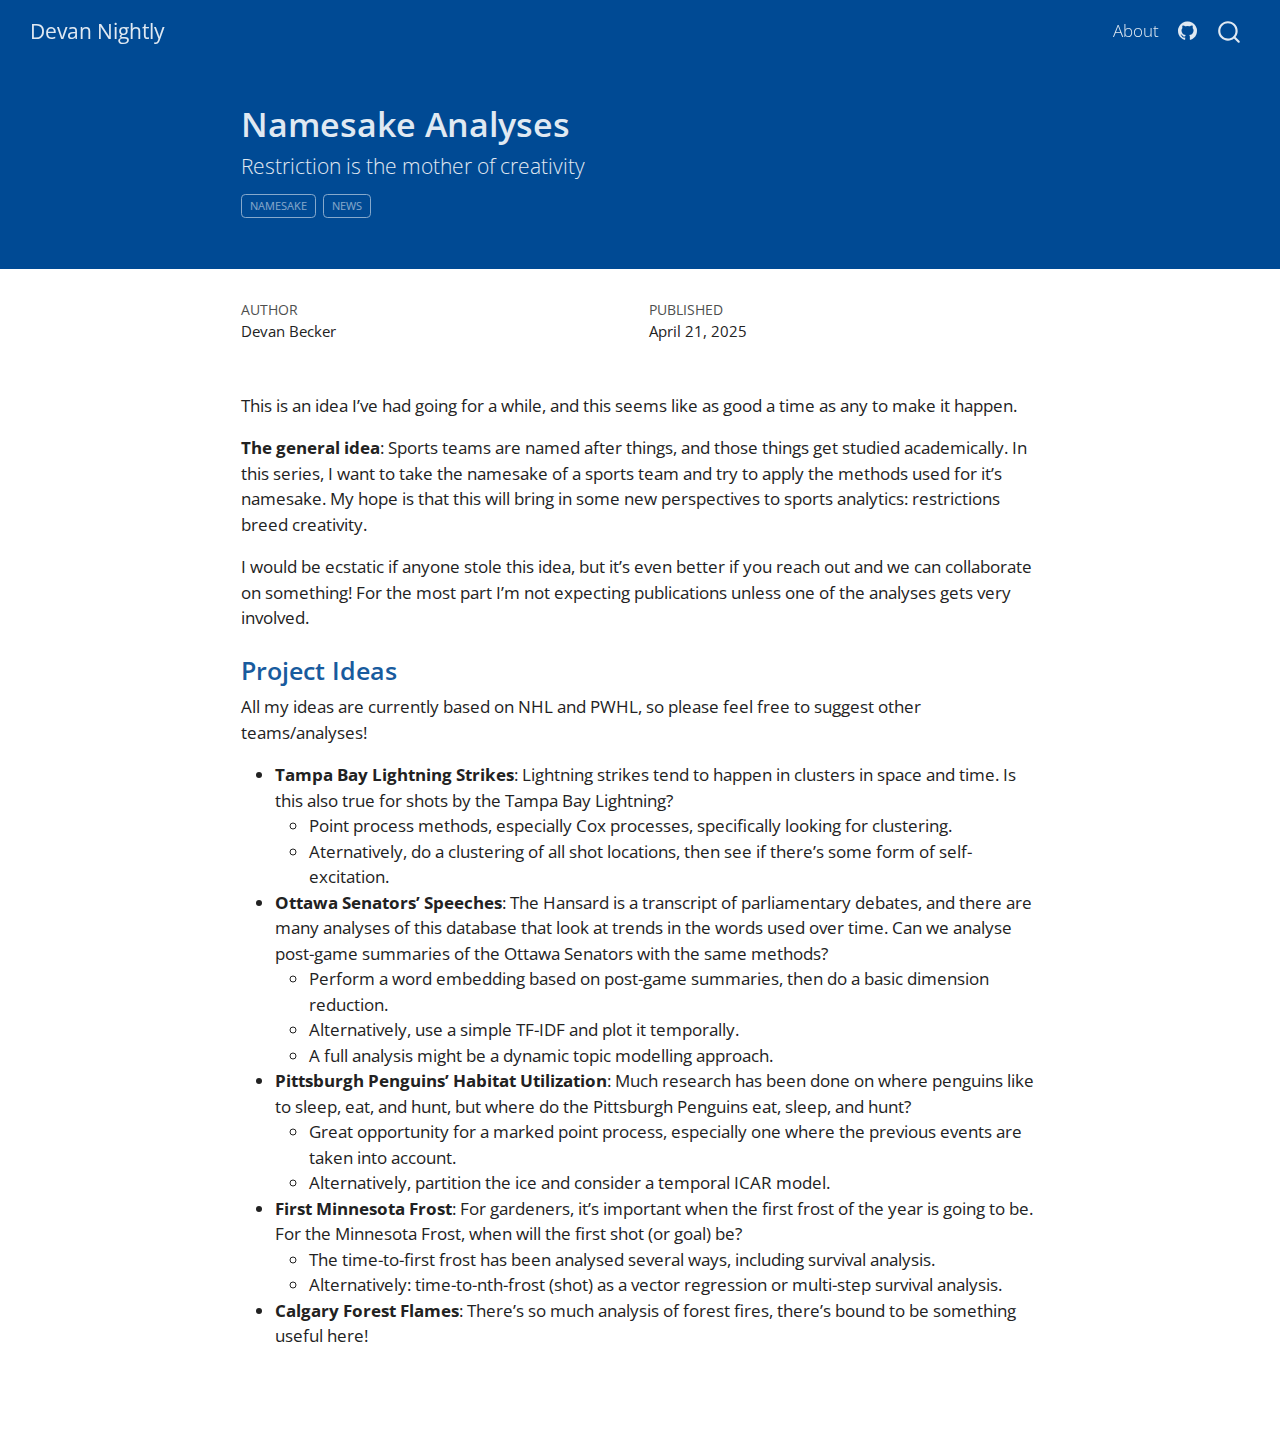
<file: docs/posts/namesake_announcement/index.html>
<!DOCTYPE html>
<html xmlns="http://www.w3.org/1999/xhtml" lang="en" xml:lang="en"><head>

<meta charset="utf-8">
<meta name="generator" content="quarto-1.6.37">

<meta name="viewport" content="width=device-width, initial-scale=1.0, user-scalable=yes">

<meta name="author" content="Devan Becker">
<meta name="dcterms.date" content="2025-04-21">

<title>Namesake Analyses – Devan Nightly</title>
<style>
code{white-space: pre-wrap;}
span.smallcaps{font-variant: small-caps;}
div.columns{display: flex; gap: min(4vw, 1.5em);}
div.column{flex: auto; overflow-x: auto;}
div.hanging-indent{margin-left: 1.5em; text-indent: -1.5em;}
ul.task-list{list-style: none;}
ul.task-list li input[type="checkbox"] {
  width: 0.8em;
  margin: 0 0.8em 0.2em -1em; /* quarto-specific, see https://github.com/quarto-dev/quarto-cli/issues/4556 */ 
  vertical-align: middle;
}
</style>


<script src="../../site_libs/quarto-nav/quarto-nav.js"></script>
<script src="../../site_libs/quarto-nav/headroom.min.js"></script>
<script src="../../site_libs/clipboard/clipboard.min.js"></script>
<script src="../../site_libs/quarto-search/autocomplete.umd.js"></script>
<script src="../../site_libs/quarto-search/fuse.min.js"></script>
<script src="../../site_libs/quarto-search/quarto-search.js"></script>
<meta name="quarto:offset" content="../../">
<script src="../../site_libs/quarto-html/quarto.js"></script>
<script src="../../site_libs/quarto-html/popper.min.js"></script>
<script src="../../site_libs/quarto-html/tippy.umd.min.js"></script>
<script src="../../site_libs/quarto-html/anchor.min.js"></script>
<link href="../../site_libs/quarto-html/tippy.css" rel="stylesheet">
<link href="../../site_libs/quarto-html/quarto-syntax-highlighting-29e2c20b02301cfff04dc8050bf30c7e.css" rel="stylesheet" id="quarto-text-highlighting-styles">
<script src="../../site_libs/bootstrap/bootstrap.min.js"></script>
<link href="../../site_libs/bootstrap/bootstrap-icons.css" rel="stylesheet">
<link href="../../site_libs/bootstrap/bootstrap-a5a7a9aa3d5b07c7c3601f2586d7e9ee.min.css" rel="stylesheet" append-hash="true" id="quarto-bootstrap" data-mode="light">
<script id="quarto-search-options" type="application/json">{
  "location": "navbar",
  "copy-button": false,
  "collapse-after": 3,
  "panel-placement": "end",
  "type": "overlay",
  "limit": 50,
  "keyboard-shortcut": [
    "f",
    "/",
    "s"
  ],
  "show-item-context": false,
  "language": {
    "search-no-results-text": "No results",
    "search-matching-documents-text": "matching documents",
    "search-copy-link-title": "Copy link to search",
    "search-hide-matches-text": "Hide additional matches",
    "search-more-match-text": "more match in this document",
    "search-more-matches-text": "more matches in this document",
    "search-clear-button-title": "Clear",
    "search-text-placeholder": "",
    "search-detached-cancel-button-title": "Cancel",
    "search-submit-button-title": "Submit",
    "search-label": "Search"
  }
}</script>


<link rel="stylesheet" href="../../styles.css">
</head>

<body class="nav-fixed fullcontent">

<div id="quarto-search-results"></div>
  <header id="quarto-header" class="headroom fixed-top quarto-banner">
    <nav class="navbar navbar-expand-lg " data-bs-theme="dark">
      <div class="navbar-container container-fluid">
      <div class="navbar-brand-container mx-auto">
    <a class="navbar-brand" href="../../index.html">
    <span class="navbar-title">Devan Nightly</span>
    </a>
  </div>
            <div id="quarto-search" class="" title="Search"></div>
          <button class="navbar-toggler" type="button" data-bs-toggle="collapse" data-bs-target="#navbarCollapse" aria-controls="navbarCollapse" role="menu" aria-expanded="false" aria-label="Toggle navigation" onclick="if (window.quartoToggleHeadroom) { window.quartoToggleHeadroom(); }">
  <span class="navbar-toggler-icon"></span>
</button>
          <div class="collapse navbar-collapse" id="navbarCollapse">
            <ul class="navbar-nav navbar-nav-scroll ms-auto">
  <li class="nav-item">
    <a class="nav-link" href="../../about.html"> 
<span class="menu-text">About</span></a>
  </li>  
  <li class="nav-item compact">
    <a class="nav-link" href="https://github.com/"> <i class="bi bi-github" role="img">
</i> 
<span class="menu-text"></span></a>
  </li>  
</ul>
          </div> <!-- /navcollapse -->
            <div class="quarto-navbar-tools">
</div>
      </div> <!-- /container-fluid -->
    </nav>
</header>
<!-- content -->
<header id="title-block-header" class="quarto-title-block default page-columns page-full">
  <div class="quarto-title-banner page-columns page-full">
    <div class="quarto-title column-body">
      <h1 class="title">Namesake Analyses</h1>
            <p class="subtitle lead">Restriction is the mother of creativity</p>
                                <div class="quarto-categories">
                <div class="quarto-category">namesake</div>
                <div class="quarto-category">news</div>
              </div>
                  </div>
  </div>
    
  
  <div class="quarto-title-meta">

      <div>
      <div class="quarto-title-meta-heading">Author</div>
      <div class="quarto-title-meta-contents">
               <p>Devan Becker </p>
            </div>
    </div>
      
      <div>
      <div class="quarto-title-meta-heading">Published</div>
      <div class="quarto-title-meta-contents">
        <p class="date">April 21, 2025</p>
      </div>
    </div>
    
      
    </div>
    
  
  </header><div id="quarto-content" class="quarto-container page-columns page-rows-contents page-layout-article page-navbar">
<!-- sidebar -->
<!-- margin-sidebar -->
    
<!-- main -->
<main class="content quarto-banner-title-block" id="quarto-document-content">





<p>This is an idea I’ve had going for a while, and this seems like as good a time as any to make it happen.</p>
<p><strong>The general idea</strong>: Sports teams are named after things, and those things get studied academically. In this series, I want to take the namesake of a sports team and try to apply the methods used for it’s namesake. My hope is that this will bring in some new perspectives to sports analytics: restrictions breed creativity.</p>
<p>I would be ecstatic if anyone stole this idea, but it’s even better if you reach out and we can collaborate on something! For the most part I’m not expecting publications unless one of the analyses gets very involved.</p>
<section id="project-ideas" class="level3">
<h3 class="anchored" data-anchor-id="project-ideas">Project Ideas</h3>
<p>All my ideas are currently based on NHL and PWHL, so please feel free to suggest other teams/analyses!</p>
<ul>
<li><strong>Tampa Bay Lightning Strikes</strong>: Lightning strikes tend to happen in clusters in space and time. Is this also true for shots by the Tampa Bay Lightning?
<ul>
<li>Point process methods, especially Cox processes, specifically looking for clustering.</li>
<li>Aternatively, do a clustering of all shot locations, then see if there’s some form of self-excitation.</li>
</ul></li>
<li><strong>Ottawa Senators’ Speeches</strong>: The Hansard is a transcript of parliamentary debates, and there are many analyses of this database that look at trends in the words used over time. Can we analyse post-game summaries of the Ottawa Senators with the same methods?
<ul>
<li>Perform a word embedding based on post-game summaries, then do a basic dimension reduction.</li>
<li>Alternatively, use a simple TF-IDF and plot it temporally.</li>
<li>A full analysis might be a dynamic topic modelling approach.</li>
</ul></li>
<li><strong>Pittsburgh Penguins’ Habitat Utilization</strong>: Much research has been done on where penguins like to sleep, eat, and hunt, but where do the Pittsburgh Penguins eat, sleep, and hunt?
<ul>
<li>Great opportunity for a marked point process, especially one where the previous events are taken into account.</li>
<li>Alternatively, partition the ice and consider a temporal ICAR model.</li>
</ul></li>
<li><strong>First Minnesota Frost</strong>: For gardeners, it’s important when the first frost of the year is going to be. For the Minnesota Frost, when will the first shot (or goal) be?
<ul>
<li>The time-to-first frost has been analysed several ways, including survival analysis.</li>
<li>Alternatively: time-to-nth-frost (shot) as a vector regression or multi-step survival analysis.</li>
</ul></li>
<li><strong>Calgary Forest Flames</strong>: There’s so much analysis of forest fires, there’s bound to be something useful here!</li>
</ul>


</section>

</main> <!-- /main -->
<script id="quarto-html-after-body" type="application/javascript">
window.document.addEventListener("DOMContentLoaded", function (event) {
  const toggleBodyColorMode = (bsSheetEl) => {
    const mode = bsSheetEl.getAttribute("data-mode");
    const bodyEl = window.document.querySelector("body");
    if (mode === "dark") {
      bodyEl.classList.add("quarto-dark");
      bodyEl.classList.remove("quarto-light");
    } else {
      bodyEl.classList.add("quarto-light");
      bodyEl.classList.remove("quarto-dark");
    }
  }
  const toggleBodyColorPrimary = () => {
    const bsSheetEl = window.document.querySelector("link#quarto-bootstrap");
    if (bsSheetEl) {
      toggleBodyColorMode(bsSheetEl);
    }
  }
  toggleBodyColorPrimary();  
  const icon = "";
  const anchorJS = new window.AnchorJS();
  anchorJS.options = {
    placement: 'right',
    icon: icon
  };
  anchorJS.add('.anchored');
  const isCodeAnnotation = (el) => {
    for (const clz of el.classList) {
      if (clz.startsWith('code-annotation-')) {                     
        return true;
      }
    }
    return false;
  }
  const onCopySuccess = function(e) {
    // button target
    const button = e.trigger;
    // don't keep focus
    button.blur();
    // flash "checked"
    button.classList.add('code-copy-button-checked');
    var currentTitle = button.getAttribute("title");
    button.setAttribute("title", "Copied!");
    let tooltip;
    if (window.bootstrap) {
      button.setAttribute("data-bs-toggle", "tooltip");
      button.setAttribute("data-bs-placement", "left");
      button.setAttribute("data-bs-title", "Copied!");
      tooltip = new bootstrap.Tooltip(button, 
        { trigger: "manual", 
          customClass: "code-copy-button-tooltip",
          offset: [0, -8]});
      tooltip.show();    
    }
    setTimeout(function() {
      if (tooltip) {
        tooltip.hide();
        button.removeAttribute("data-bs-title");
        button.removeAttribute("data-bs-toggle");
        button.removeAttribute("data-bs-placement");
      }
      button.setAttribute("title", currentTitle);
      button.classList.remove('code-copy-button-checked');
    }, 1000);
    // clear code selection
    e.clearSelection();
  }
  const getTextToCopy = function(trigger) {
      const codeEl = trigger.previousElementSibling.cloneNode(true);
      for (const childEl of codeEl.children) {
        if (isCodeAnnotation(childEl)) {
          childEl.remove();
        }
      }
      return codeEl.innerText;
  }
  const clipboard = new window.ClipboardJS('.code-copy-button:not([data-in-quarto-modal])', {
    text: getTextToCopy
  });
  clipboard.on('success', onCopySuccess);
  if (window.document.getElementById('quarto-embedded-source-code-modal')) {
    const clipboardModal = new window.ClipboardJS('.code-copy-button[data-in-quarto-modal]', {
      text: getTextToCopy,
      container: window.document.getElementById('quarto-embedded-source-code-modal')
    });
    clipboardModal.on('success', onCopySuccess);
  }
    var localhostRegex = new RegExp(/^(?:http|https):\/\/localhost\:?[0-9]*\//);
    var mailtoRegex = new RegExp(/^mailto:/);
      var filterRegex = new RegExp('/' + window.location.host + '/');
    var isInternal = (href) => {
        return filterRegex.test(href) || localhostRegex.test(href) || mailtoRegex.test(href);
    }
    // Inspect non-navigation links and adorn them if external
 	var links = window.document.querySelectorAll('a[href]:not(.nav-link):not(.navbar-brand):not(.toc-action):not(.sidebar-link):not(.sidebar-item-toggle):not(.pagination-link):not(.no-external):not([aria-hidden]):not(.dropdown-item):not(.quarto-navigation-tool):not(.about-link)');
    for (var i=0; i<links.length; i++) {
      const link = links[i];
      if (!isInternal(link.href)) {
        // undo the damage that might have been done by quarto-nav.js in the case of
        // links that we want to consider external
        if (link.dataset.originalHref !== undefined) {
          link.href = link.dataset.originalHref;
        }
      }
    }
  function tippyHover(el, contentFn, onTriggerFn, onUntriggerFn) {
    const config = {
      allowHTML: true,
      maxWidth: 500,
      delay: 100,
      arrow: false,
      appendTo: function(el) {
          return el.parentElement;
      },
      interactive: true,
      interactiveBorder: 10,
      theme: 'quarto',
      placement: 'bottom-start',
    };
    if (contentFn) {
      config.content = contentFn;
    }
    if (onTriggerFn) {
      config.onTrigger = onTriggerFn;
    }
    if (onUntriggerFn) {
      config.onUntrigger = onUntriggerFn;
    }
    window.tippy(el, config); 
  }
  const noterefs = window.document.querySelectorAll('a[role="doc-noteref"]');
  for (var i=0; i<noterefs.length; i++) {
    const ref = noterefs[i];
    tippyHover(ref, function() {
      // use id or data attribute instead here
      let href = ref.getAttribute('data-footnote-href') || ref.getAttribute('href');
      try { href = new URL(href).hash; } catch {}
      const id = href.replace(/^#\/?/, "");
      const note = window.document.getElementById(id);
      if (note) {
        return note.innerHTML;
      } else {
        return "";
      }
    });
  }
  const xrefs = window.document.querySelectorAll('a.quarto-xref');
  const processXRef = (id, note) => {
    // Strip column container classes
    const stripColumnClz = (el) => {
      el.classList.remove("page-full", "page-columns");
      if (el.children) {
        for (const child of el.children) {
          stripColumnClz(child);
        }
      }
    }
    stripColumnClz(note)
    if (id === null || id.startsWith('sec-')) {
      // Special case sections, only their first couple elements
      const container = document.createElement("div");
      if (note.children && note.children.length > 2) {
        container.appendChild(note.children[0].cloneNode(true));
        for (let i = 1; i < note.children.length; i++) {
          const child = note.children[i];
          if (child.tagName === "P" && child.innerText === "") {
            continue;
          } else {
            container.appendChild(child.cloneNode(true));
            break;
          }
        }
        if (window.Quarto?.typesetMath) {
          window.Quarto.typesetMath(container);
        }
        return container.innerHTML
      } else {
        if (window.Quarto?.typesetMath) {
          window.Quarto.typesetMath(note);
        }
        return note.innerHTML;
      }
    } else {
      // Remove any anchor links if they are present
      const anchorLink = note.querySelector('a.anchorjs-link');
      if (anchorLink) {
        anchorLink.remove();
      }
      if (window.Quarto?.typesetMath) {
        window.Quarto.typesetMath(note);
      }
      if (note.classList.contains("callout")) {
        return note.outerHTML;
      } else {
        return note.innerHTML;
      }
    }
  }
  for (var i=0; i<xrefs.length; i++) {
    const xref = xrefs[i];
    tippyHover(xref, undefined, function(instance) {
      instance.disable();
      let url = xref.getAttribute('href');
      let hash = undefined; 
      if (url.startsWith('#')) {
        hash = url;
      } else {
        try { hash = new URL(url).hash; } catch {}
      }
      if (hash) {
        const id = hash.replace(/^#\/?/, "");
        const note = window.document.getElementById(id);
        if (note !== null) {
          try {
            const html = processXRef(id, note.cloneNode(true));
            instance.setContent(html);
          } finally {
            instance.enable();
            instance.show();
          }
        } else {
          // See if we can fetch this
          fetch(url.split('#')[0])
          .then(res => res.text())
          .then(html => {
            const parser = new DOMParser();
            const htmlDoc = parser.parseFromString(html, "text/html");
            const note = htmlDoc.getElementById(id);
            if (note !== null) {
              const html = processXRef(id, note);
              instance.setContent(html);
            } 
          }).finally(() => {
            instance.enable();
            instance.show();
          });
        }
      } else {
        // See if we can fetch a full url (with no hash to target)
        // This is a special case and we should probably do some content thinning / targeting
        fetch(url)
        .then(res => res.text())
        .then(html => {
          const parser = new DOMParser();
          const htmlDoc = parser.parseFromString(html, "text/html");
          const note = htmlDoc.querySelector('main.content');
          if (note !== null) {
            // This should only happen for chapter cross references
            // (since there is no id in the URL)
            // remove the first header
            if (note.children.length > 0 && note.children[0].tagName === "HEADER") {
              note.children[0].remove();
            }
            const html = processXRef(null, note);
            instance.setContent(html);
          } 
        }).finally(() => {
          instance.enable();
          instance.show();
        });
      }
    }, function(instance) {
    });
  }
      let selectedAnnoteEl;
      const selectorForAnnotation = ( cell, annotation) => {
        let cellAttr = 'data-code-cell="' + cell + '"';
        let lineAttr = 'data-code-annotation="' +  annotation + '"';
        const selector = 'span[' + cellAttr + '][' + lineAttr + ']';
        return selector;
      }
      const selectCodeLines = (annoteEl) => {
        const doc = window.document;
        const targetCell = annoteEl.getAttribute("data-target-cell");
        const targetAnnotation = annoteEl.getAttribute("data-target-annotation");
        const annoteSpan = window.document.querySelector(selectorForAnnotation(targetCell, targetAnnotation));
        const lines = annoteSpan.getAttribute("data-code-lines").split(",");
        const lineIds = lines.map((line) => {
          return targetCell + "-" + line;
        })
        let top = null;
        let height = null;
        let parent = null;
        if (lineIds.length > 0) {
            //compute the position of the single el (top and bottom and make a div)
            const el = window.document.getElementById(lineIds[0]);
            top = el.offsetTop;
            height = el.offsetHeight;
            parent = el.parentElement.parentElement;
          if (lineIds.length > 1) {
            const lastEl = window.document.getElementById(lineIds[lineIds.length - 1]);
            const bottom = lastEl.offsetTop + lastEl.offsetHeight;
            height = bottom - top;
          }
          if (top !== null && height !== null && parent !== null) {
            // cook up a div (if necessary) and position it 
            let div = window.document.getElementById("code-annotation-line-highlight");
            if (div === null) {
              div = window.document.createElement("div");
              div.setAttribute("id", "code-annotation-line-highlight");
              div.style.position = 'absolute';
              parent.appendChild(div);
            }
            div.style.top = top - 2 + "px";
            div.style.height = height + 4 + "px";
            div.style.left = 0;
            let gutterDiv = window.document.getElementById("code-annotation-line-highlight-gutter");
            if (gutterDiv === null) {
              gutterDiv = window.document.createElement("div");
              gutterDiv.setAttribute("id", "code-annotation-line-highlight-gutter");
              gutterDiv.style.position = 'absolute';
              const codeCell = window.document.getElementById(targetCell);
              const gutter = codeCell.querySelector('.code-annotation-gutter');
              gutter.appendChild(gutterDiv);
            }
            gutterDiv.style.top = top - 2 + "px";
            gutterDiv.style.height = height + 4 + "px";
          }
          selectedAnnoteEl = annoteEl;
        }
      };
      const unselectCodeLines = () => {
        const elementsIds = ["code-annotation-line-highlight", "code-annotation-line-highlight-gutter"];
        elementsIds.forEach((elId) => {
          const div = window.document.getElementById(elId);
          if (div) {
            div.remove();
          }
        });
        selectedAnnoteEl = undefined;
      };
        // Handle positioning of the toggle
    window.addEventListener(
      "resize",
      throttle(() => {
        elRect = undefined;
        if (selectedAnnoteEl) {
          selectCodeLines(selectedAnnoteEl);
        }
      }, 10)
    );
    function throttle(fn, ms) {
    let throttle = false;
    let timer;
      return (...args) => {
        if(!throttle) { // first call gets through
            fn.apply(this, args);
            throttle = true;
        } else { // all the others get throttled
            if(timer) clearTimeout(timer); // cancel #2
            timer = setTimeout(() => {
              fn.apply(this, args);
              timer = throttle = false;
            }, ms);
        }
      };
    }
      // Attach click handler to the DT
      const annoteDls = window.document.querySelectorAll('dt[data-target-cell]');
      for (const annoteDlNode of annoteDls) {
        annoteDlNode.addEventListener('click', (event) => {
          const clickedEl = event.target;
          if (clickedEl !== selectedAnnoteEl) {
            unselectCodeLines();
            const activeEl = window.document.querySelector('dt[data-target-cell].code-annotation-active');
            if (activeEl) {
              activeEl.classList.remove('code-annotation-active');
            }
            selectCodeLines(clickedEl);
            clickedEl.classList.add('code-annotation-active');
          } else {
            // Unselect the line
            unselectCodeLines();
            clickedEl.classList.remove('code-annotation-active');
          }
        });
      }
  const findCites = (el) => {
    const parentEl = el.parentElement;
    if (parentEl) {
      const cites = parentEl.dataset.cites;
      if (cites) {
        return {
          el,
          cites: cites.split(' ')
        };
      } else {
        return findCites(el.parentElement)
      }
    } else {
      return undefined;
    }
  };
  var bibliorefs = window.document.querySelectorAll('a[role="doc-biblioref"]');
  for (var i=0; i<bibliorefs.length; i++) {
    const ref = bibliorefs[i];
    const citeInfo = findCites(ref);
    if (citeInfo) {
      tippyHover(citeInfo.el, function() {
        var popup = window.document.createElement('div');
        citeInfo.cites.forEach(function(cite) {
          var citeDiv = window.document.createElement('div');
          citeDiv.classList.add('hanging-indent');
          citeDiv.classList.add('csl-entry');
          var biblioDiv = window.document.getElementById('ref-' + cite);
          if (biblioDiv) {
            citeDiv.innerHTML = biblioDiv.innerHTML;
          }
          popup.appendChild(citeDiv);
        });
        return popup.innerHTML;
      });
    }
  }
});
</script>
</div> <!-- /content -->




</body></html>
</file>
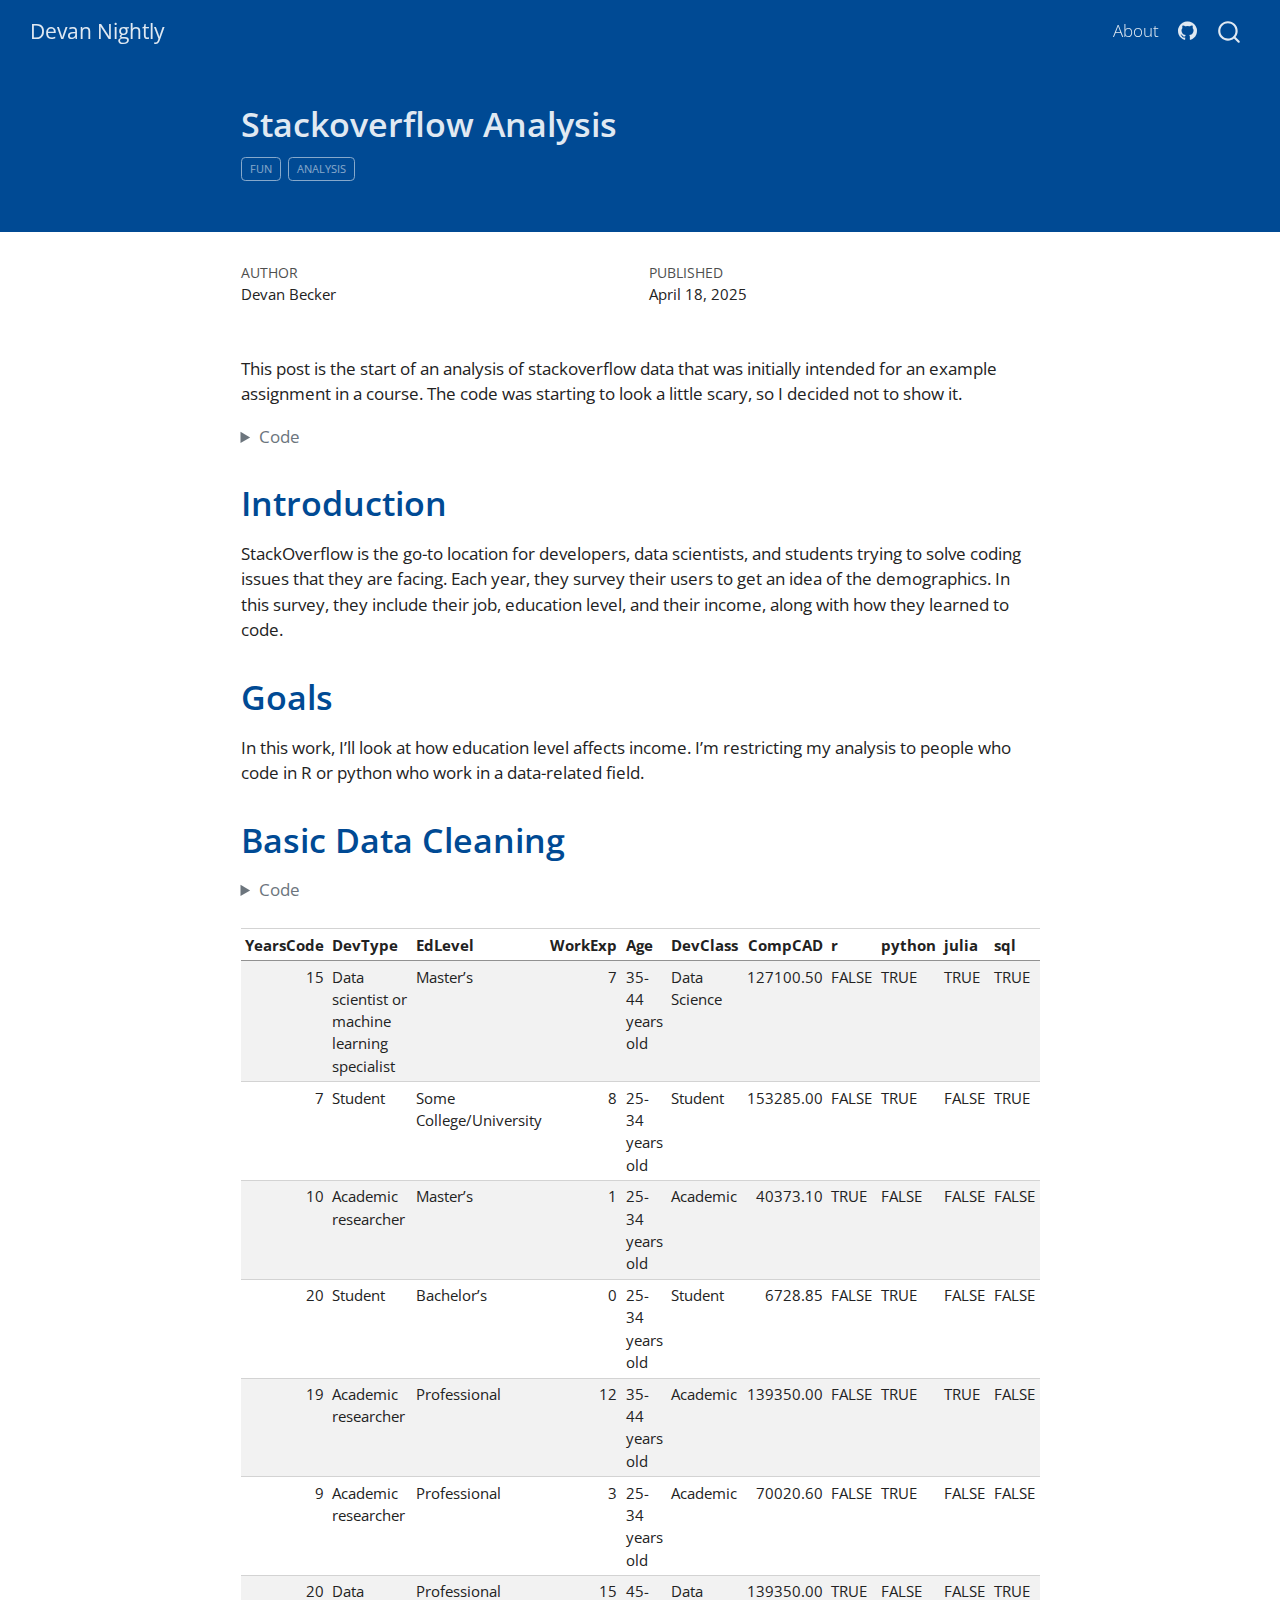
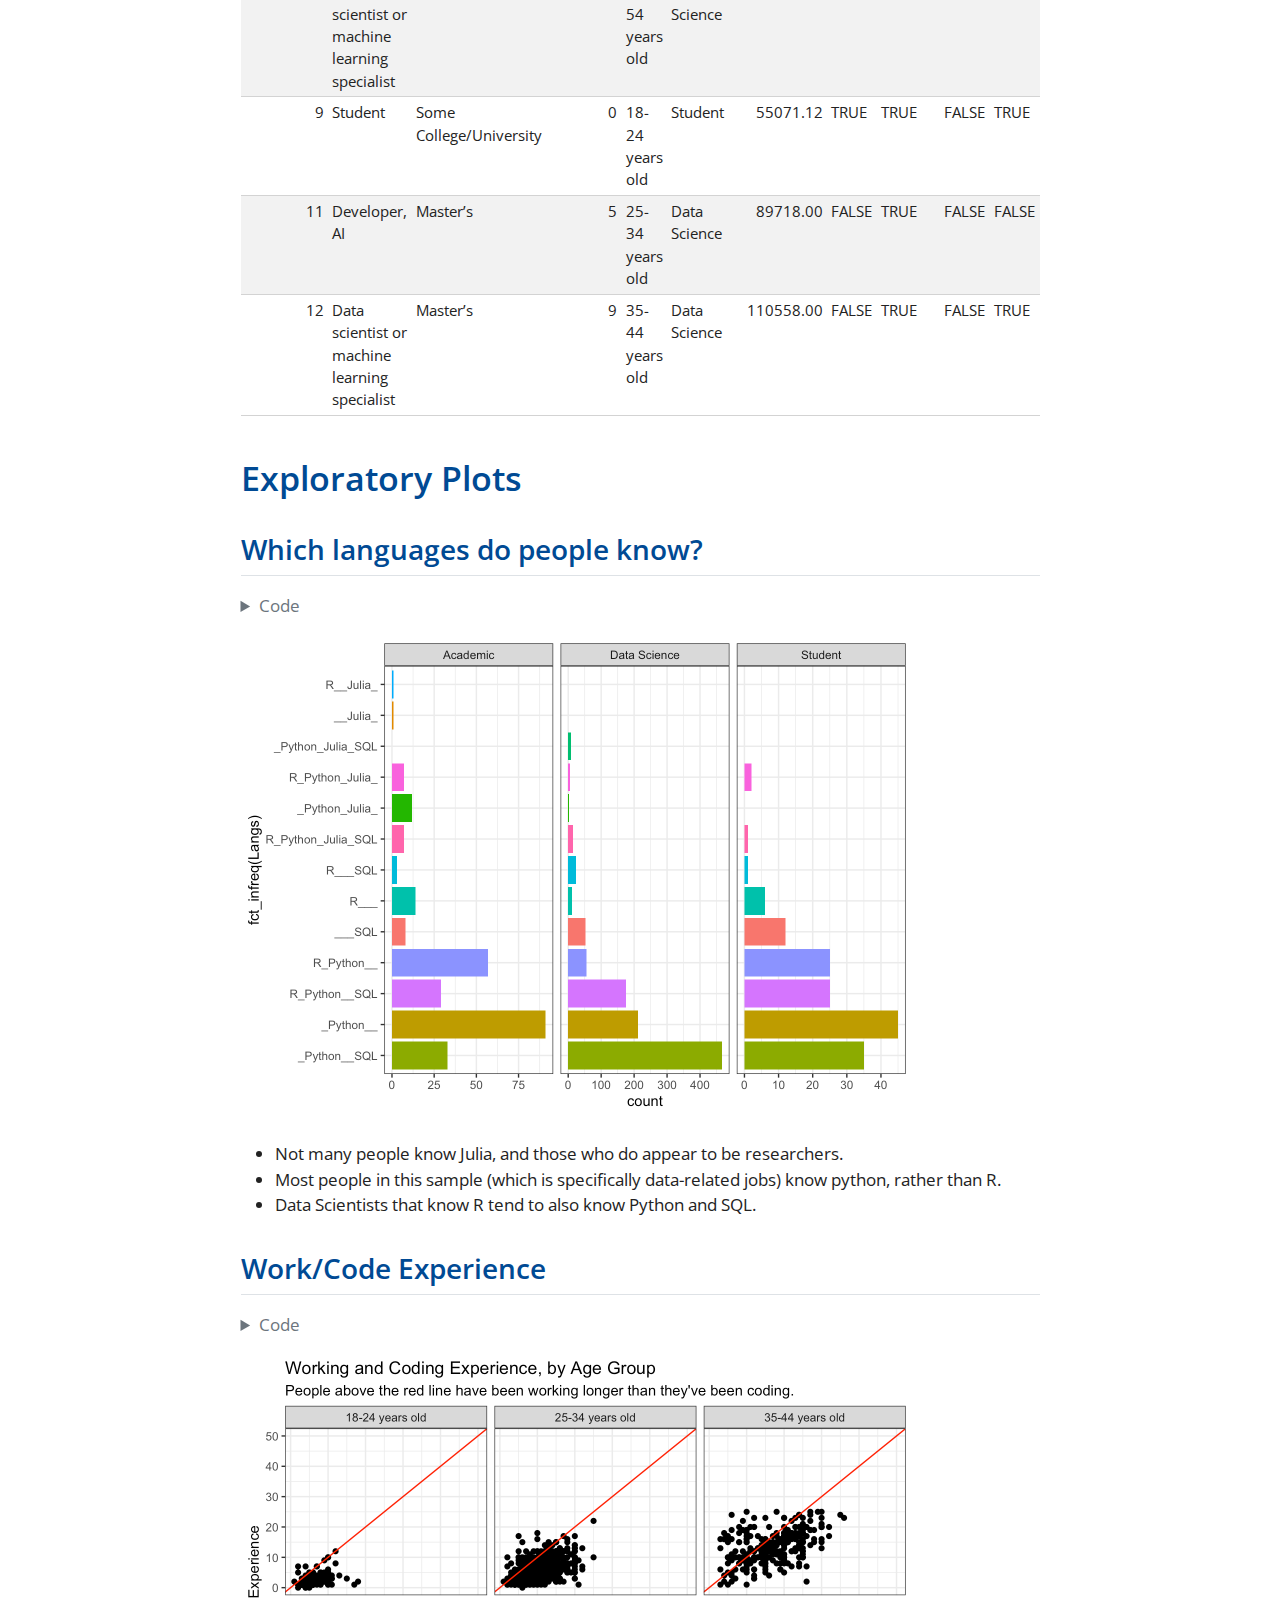
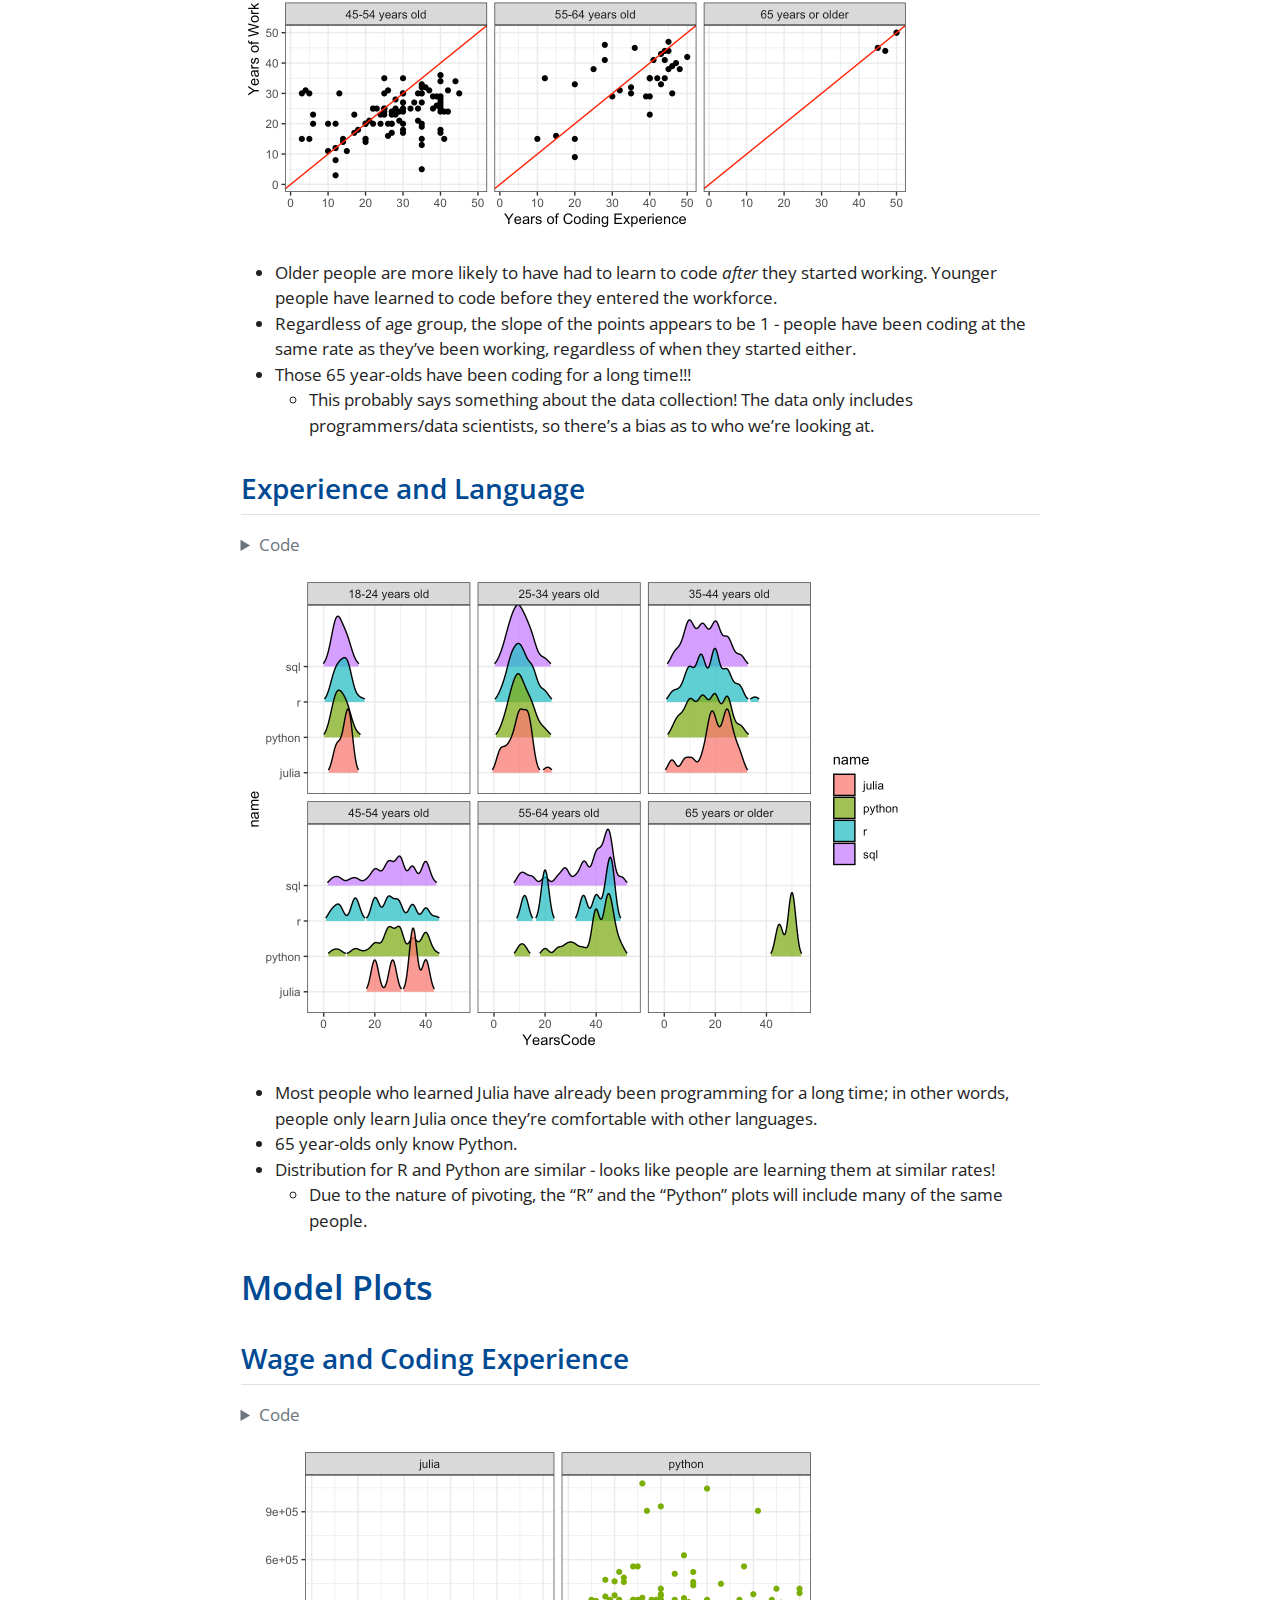
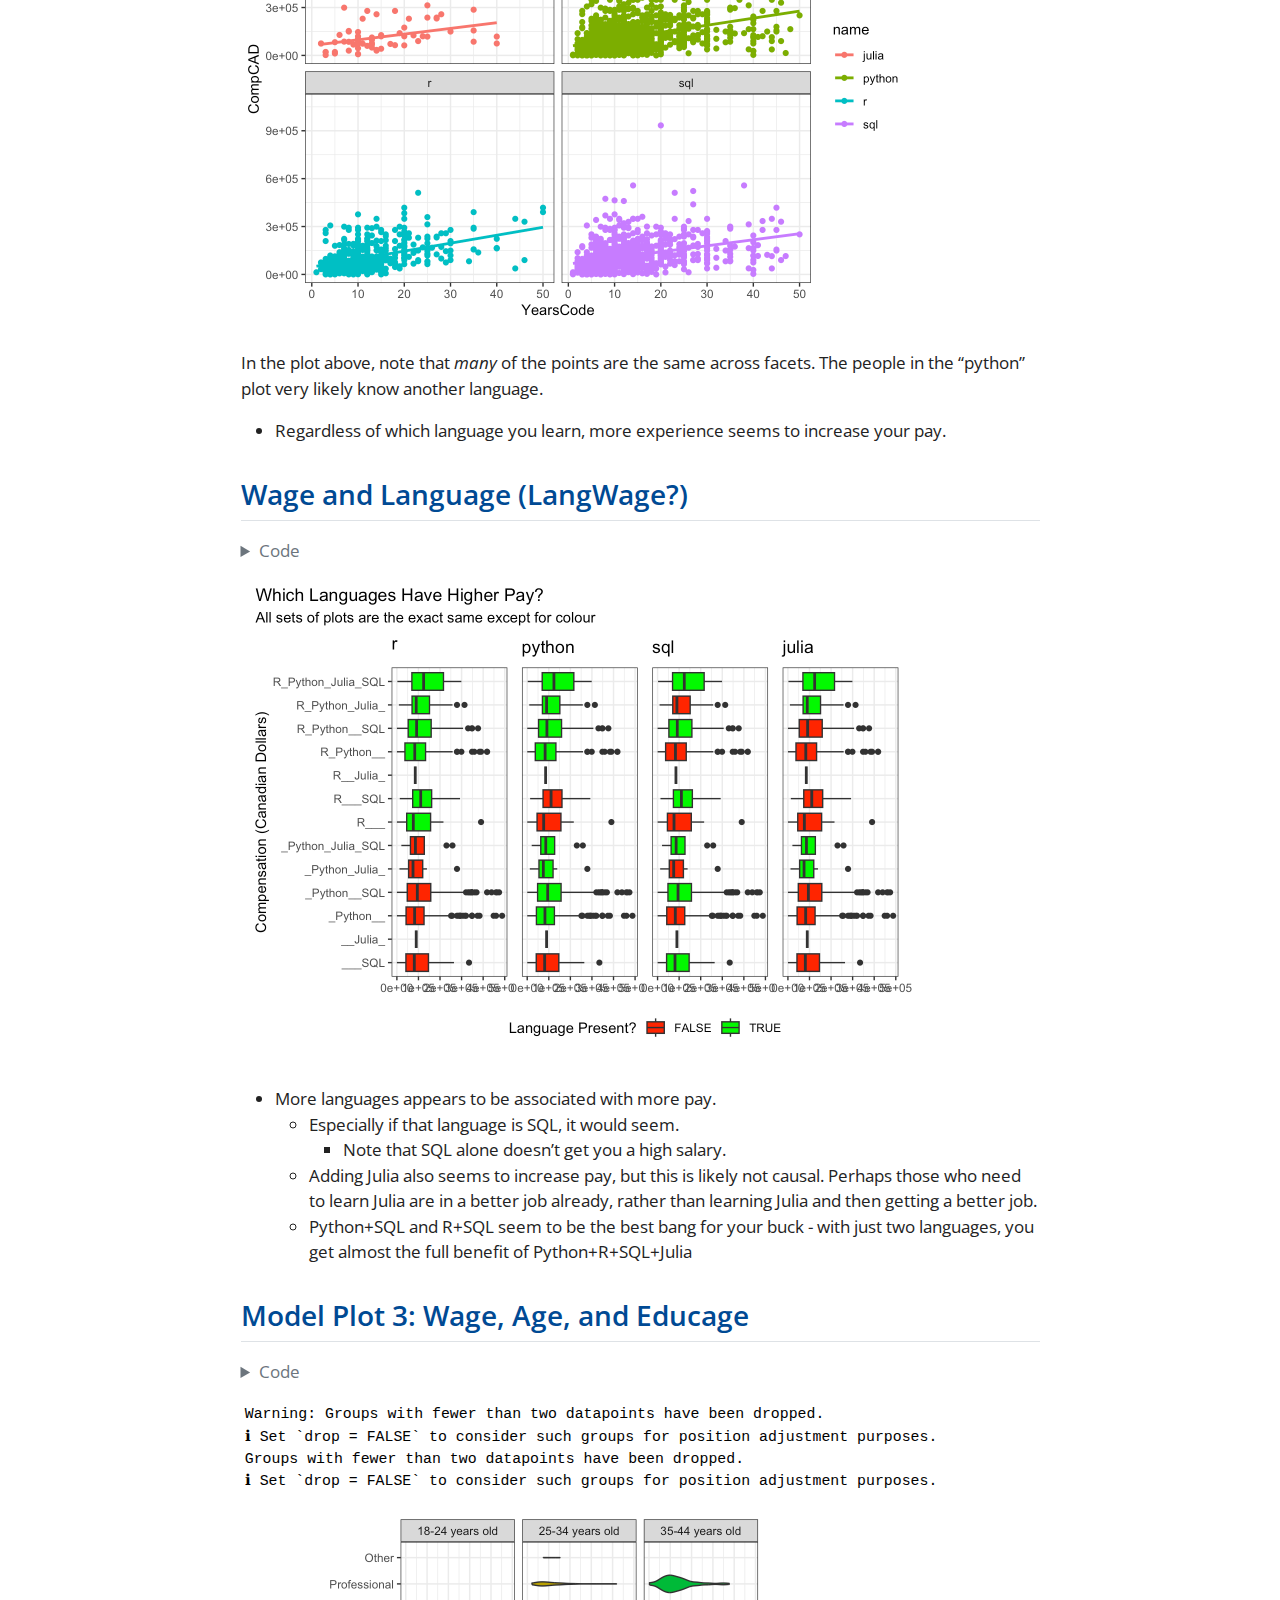
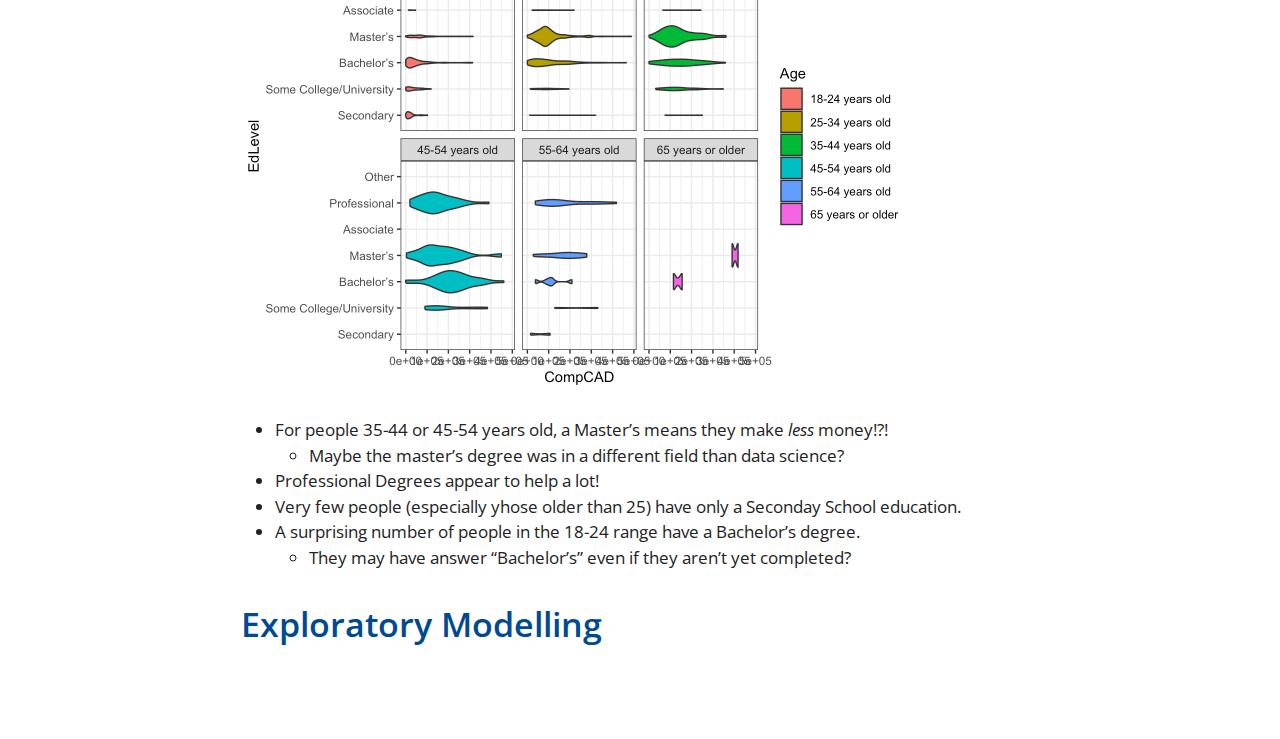
<file: docs/posts/stackoverflow/index.html>
<!DOCTYPE html>
<html xmlns="http://www.w3.org/1999/xhtml" lang="en" xml:lang="en"><head>

<meta charset="utf-8">
<meta name="generator" content="quarto-1.6.37">

<meta name="viewport" content="width=device-width, initial-scale=1.0, user-scalable=yes">

<meta name="author" content="Devan Becker">
<meta name="dcterms.date" content="2025-04-18">

<title>Stackoverflow Analysis – Devan Nightly</title>
<style>
code{white-space: pre-wrap;}
span.smallcaps{font-variant: small-caps;}
div.columns{display: flex; gap: min(4vw, 1.5em);}
div.column{flex: auto; overflow-x: auto;}
div.hanging-indent{margin-left: 1.5em; text-indent: -1.5em;}
ul.task-list{list-style: none;}
ul.task-list li input[type="checkbox"] {
  width: 0.8em;
  margin: 0 0.8em 0.2em -1em; /* quarto-specific, see https://github.com/quarto-dev/quarto-cli/issues/4556 */ 
  vertical-align: middle;
}
/* CSS for syntax highlighting */
pre > code.sourceCode { white-space: pre; position: relative; }
pre > code.sourceCode > span { line-height: 1.25; }
pre > code.sourceCode > span:empty { height: 1.2em; }
.sourceCode { overflow: visible; }
code.sourceCode > span { color: inherit; text-decoration: inherit; }
div.sourceCode { margin: 1em 0; }
pre.sourceCode { margin: 0; }
@media screen {
div.sourceCode { overflow: auto; }
}
@media print {
pre > code.sourceCode { white-space: pre-wrap; }
pre > code.sourceCode > span { display: inline-block; text-indent: -5em; padding-left: 5em; }
}
pre.numberSource code
  { counter-reset: source-line 0; }
pre.numberSource code > span
  { position: relative; left: -4em; counter-increment: source-line; }
pre.numberSource code > span > a:first-child::before
  { content: counter(source-line);
    position: relative; left: -1em; text-align: right; vertical-align: baseline;
    border: none; display: inline-block;
    -webkit-touch-callout: none; -webkit-user-select: none;
    -khtml-user-select: none; -moz-user-select: none;
    -ms-user-select: none; user-select: none;
    padding: 0 4px; width: 4em;
  }
pre.numberSource { margin-left: 3em;  padding-left: 4px; }
div.sourceCode
  {   }
@media screen {
pre > code.sourceCode > span > a:first-child::before { text-decoration: underline; }
}
</style>


<script src="../../site_libs/quarto-nav/quarto-nav.js"></script>
<script src="../../site_libs/quarto-nav/headroom.min.js"></script>
<script src="../../site_libs/clipboard/clipboard.min.js"></script>
<script src="../../site_libs/quarto-search/autocomplete.umd.js"></script>
<script src="../../site_libs/quarto-search/fuse.min.js"></script>
<script src="../../site_libs/quarto-search/quarto-search.js"></script>
<meta name="quarto:offset" content="../../">
<script src="../../site_libs/quarto-html/quarto.js"></script>
<script src="../../site_libs/quarto-html/popper.min.js"></script>
<script src="../../site_libs/quarto-html/tippy.umd.min.js"></script>
<script src="../../site_libs/quarto-html/anchor.min.js"></script>
<link href="../../site_libs/quarto-html/tippy.css" rel="stylesheet">
<link href="../../site_libs/quarto-html/quarto-syntax-highlighting-29e2c20b02301cfff04dc8050bf30c7e.css" rel="stylesheet" id="quarto-text-highlighting-styles">
<script src="../../site_libs/bootstrap/bootstrap.min.js"></script>
<link href="../../site_libs/bootstrap/bootstrap-icons.css" rel="stylesheet">
<link href="../../site_libs/bootstrap/bootstrap-a5a7a9aa3d5b07c7c3601f2586d7e9ee.min.css" rel="stylesheet" append-hash="true" id="quarto-bootstrap" data-mode="light">
<script id="quarto-search-options" type="application/json">{
  "location": "navbar",
  "copy-button": false,
  "collapse-after": 3,
  "panel-placement": "end",
  "type": "overlay",
  "limit": 50,
  "keyboard-shortcut": [
    "f",
    "/",
    "s"
  ],
  "show-item-context": false,
  "language": {
    "search-no-results-text": "No results",
    "search-matching-documents-text": "matching documents",
    "search-copy-link-title": "Copy link to search",
    "search-hide-matches-text": "Hide additional matches",
    "search-more-match-text": "more match in this document",
    "search-more-matches-text": "more matches in this document",
    "search-clear-button-title": "Clear",
    "search-text-placeholder": "",
    "search-detached-cancel-button-title": "Cancel",
    "search-submit-button-title": "Submit",
    "search-label": "Search"
  }
}</script>


<link rel="stylesheet" href="../../styles.css">
</head>

<body class="nav-fixed fullcontent">

<div id="quarto-search-results"></div>
  <header id="quarto-header" class="headroom fixed-top quarto-banner">
    <nav class="navbar navbar-expand-lg " data-bs-theme="dark">
      <div class="navbar-container container-fluid">
      <div class="navbar-brand-container mx-auto">
    <a class="navbar-brand" href="../../index.html">
    <span class="navbar-title">Devan Nightly</span>
    </a>
  </div>
            <div id="quarto-search" class="" title="Search"></div>
          <button class="navbar-toggler" type="button" data-bs-toggle="collapse" data-bs-target="#navbarCollapse" aria-controls="navbarCollapse" role="menu" aria-expanded="false" aria-label="Toggle navigation" onclick="if (window.quartoToggleHeadroom) { window.quartoToggleHeadroom(); }">
  <span class="navbar-toggler-icon"></span>
</button>
          <div class="collapse navbar-collapse" id="navbarCollapse">
            <ul class="navbar-nav navbar-nav-scroll ms-auto">
  <li class="nav-item">
    <a class="nav-link" href="../../about.html"> 
<span class="menu-text">About</span></a>
  </li>  
  <li class="nav-item compact">
    <a class="nav-link" href="https://github.com/"> <i class="bi bi-github" role="img">
</i> 
<span class="menu-text"></span></a>
  </li>  
</ul>
          </div> <!-- /navcollapse -->
            <div class="quarto-navbar-tools">
</div>
      </div> <!-- /container-fluid -->
    </nav>
</header>
<!-- content -->
<header id="title-block-header" class="quarto-title-block default page-columns page-full">
  <div class="quarto-title-banner page-columns page-full">
    <div class="quarto-title column-body">
      <h1 class="title">Stackoverflow Analysis</h1>
                                <div class="quarto-categories">
                <div class="quarto-category">fun</div>
                <div class="quarto-category">analysis</div>
              </div>
                  </div>
  </div>
    
  
  <div class="quarto-title-meta">

      <div>
      <div class="quarto-title-meta-heading">Author</div>
      <div class="quarto-title-meta-contents">
               <p>Devan Becker </p>
            </div>
    </div>
      
      <div>
      <div class="quarto-title-meta-heading">Published</div>
      <div class="quarto-title-meta-contents">
        <p class="date">April 18, 2025</p>
      </div>
    </div>
    
      
    </div>
    
  
  </header><div id="quarto-content" class="quarto-container page-columns page-rows-contents page-layout-article page-navbar">
<!-- sidebar -->
<!-- margin-sidebar -->
    
<!-- main -->
<main class="content quarto-banner-title-block" id="quarto-document-content">





<p>This post is the start of an analysis of stackoverflow data that was initially intended for an example assignment in a course. The code was starting to look a little scary, so I decided not to show it.</p>
<div class="cell">
<details class="code-fold">
<summary>Code</summary>
<div class="sourceCode cell-code" id="cb1"><pre class="sourceCode r code-with-copy"><code class="sourceCode r"><span id="cb1-1"><a href="#cb1-1" aria-hidden="true" tabindex="-1"></a><span class="fu">suppressPackageStartupMessages</span>({</span>
<span id="cb1-2"><a href="#cb1-2" aria-hidden="true" tabindex="-1"></a>  <span class="fu">library</span>(here)</span>
<span id="cb1-3"><a href="#cb1-3" aria-hidden="true" tabindex="-1"></a>  <span class="fu">library</span>(tidyverse)</span>
<span id="cb1-4"><a href="#cb1-4" aria-hidden="true" tabindex="-1"></a>  <span class="fu">library</span>(patchwork)</span>
<span id="cb1-5"><a href="#cb1-5" aria-hidden="true" tabindex="-1"></a>  <span class="fu">library</span>(ggridges)</span>
<span id="cb1-6"><a href="#cb1-6" aria-hidden="true" tabindex="-1"></a>})</span>
<span id="cb1-7"><a href="#cb1-7" aria-hidden="true" tabindex="-1"></a><span class="fu">theme_set</span>(<span class="fu">theme_bw</span>())</span>
<span id="cb1-8"><a href="#cb1-8" aria-hidden="true" tabindex="-1"></a></span>
<span id="cb1-9"><a href="#cb1-9" aria-hidden="true" tabindex="-1"></a><span class="co"># Downloaded from https://survey.stackoverflow.co/</span></span>
<span id="cb1-10"><a href="#cb1-10" aria-hidden="true" tabindex="-1"></a>so <span class="ot">&lt;-</span> <span class="fu">read_csv</span>(</span>
<span id="cb1-11"><a href="#cb1-11" aria-hidden="true" tabindex="-1"></a>  <span class="fu">here</span>(<span class="st">"data"</span>, <span class="st">"survey_results_public.csv.gz"</span>),</span>
<span id="cb1-12"><a href="#cb1-12" aria-hidden="true" tabindex="-1"></a>  <span class="at">show_col_types =</span> <span class="cn">FALSE</span></span>
<span id="cb1-13"><a href="#cb1-13" aria-hidden="true" tabindex="-1"></a>) <span class="sc">|&gt;</span> </span>
<span id="cb1-14"><a href="#cb1-14" aria-hidden="true" tabindex="-1"></a>  <span class="fu">as_tibble</span>()</span></code><button title="Copy to Clipboard" class="code-copy-button"><i class="bi"></i></button></pre></div>
</details>
</div>
<section id="introduction" class="level1">
<h1>Introduction</h1>
<p>StackOverflow is the go-to location for developers, data scientists, and students trying to solve coding issues that they are facing. Each year, they survey their users to get an idea of the demographics. In this survey, they include their job, education level, and their income, along with how they learned to code.</p>
</section>
<section id="goals" class="level1">
<h1>Goals</h1>
<p>In this work, I’ll look at how education level affects income. I’m restricting my analysis to people who code in R or python who work in a data-related field.</p>
</section>
<section id="basic-data-cleaning" class="level1">
<h1>Basic Data Cleaning</h1>
<div class="cell">
<details class="code-fold">
<summary>Code</summary>
<div class="sourceCode cell-code" id="cb2"><pre class="sourceCode r code-with-copy"><code class="sourceCode r"><span id="cb2-1"><a href="#cb2-1" aria-hidden="true" tabindex="-1"></a>so_work <span class="ot">&lt;-</span> so <span class="sc">|&gt;</span></span>
<span id="cb2-2"><a href="#cb2-2" aria-hidden="true" tabindex="-1"></a>    <span class="fu">select</span>(</span>
<span id="cb2-3"><a href="#cb2-3" aria-hidden="true" tabindex="-1"></a>        YearsCode, Currency, CompTotal, DevType,</span>
<span id="cb2-4"><a href="#cb2-4" aria-hidden="true" tabindex="-1"></a>        LanguageHaveWorkedWith, EdLevel, WorkExp, Age,</span>
<span id="cb2-5"><a href="#cb2-5" aria-hidden="true" tabindex="-1"></a>    ) <span class="sc">|&gt;</span></span>
<span id="cb2-6"><a href="#cb2-6" aria-hidden="true" tabindex="-1"></a>    <span class="co"># Only data-related and academia-related devtypes</span></span>
<span id="cb2-7"><a href="#cb2-7" aria-hidden="true" tabindex="-1"></a>    <span class="co"># Note that spaces are meaningful!</span></span>
<span id="cb2-8"><a href="#cb2-8" aria-hidden="true" tabindex="-1"></a>    <span class="fu">filter</span>(<span class="fu">str_detect</span>(<span class="fu">tolower</span>(DevType), <span class="st">"(data | ai|researcher|student)"</span>)) <span class="sc">|&gt;</span></span>
<span id="cb2-9"><a href="#cb2-9" aria-hidden="true" tabindex="-1"></a>    <span class="fu">mutate</span>(</span>
<span id="cb2-10"><a href="#cb2-10" aria-hidden="true" tabindex="-1"></a>        <span class="at">DevClass =</span> <span class="fu">case_when</span>(</span>
<span id="cb2-11"><a href="#cb2-11" aria-hidden="true" tabindex="-1"></a>            <span class="fu">str_detect</span>(<span class="fu">tolower</span>(DevType), <span class="st">"(data | ai)"</span>) <span class="sc">~</span> <span class="st">"Data Science"</span>,</span>
<span id="cb2-12"><a href="#cb2-12" aria-hidden="true" tabindex="-1"></a>            <span class="fu">str_detect</span>(<span class="fu">tolower</span>(DevType), <span class="st">"(researcher)"</span>) <span class="sc">~</span> <span class="st">"Academic"</span>,</span>
<span id="cb2-13"><a href="#cb2-13" aria-hidden="true" tabindex="-1"></a>            <span class="fu">str_detect</span>(<span class="fu">tolower</span>(DevType), <span class="st">"(student)"</span>) <span class="sc">~</span> <span class="st">"Student"</span>,</span>
<span id="cb2-14"><a href="#cb2-14" aria-hidden="true" tabindex="-1"></a>        )</span>
<span id="cb2-15"><a href="#cb2-15" aria-hidden="true" tabindex="-1"></a>    ) <span class="sc">|&gt;</span></span>
<span id="cb2-16"><a href="#cb2-16" aria-hidden="true" tabindex="-1"></a>    <span class="co"># Only people who have worked with R, python or Julia</span></span>
<span id="cb2-17"><a href="#cb2-17" aria-hidden="true" tabindex="-1"></a>    <span class="fu">filter</span>(<span class="fu">str_detect</span>(LanguageHaveWorkedWith, <span class="st">"R|Python|Julia|SQL"</span>)) <span class="sc">|&gt;</span></span>
<span id="cb2-18"><a href="#cb2-18" aria-hidden="true" tabindex="-1"></a>    <span class="co"># Split the Education Level at all spaces, then take the first word</span></span>
<span id="cb2-19"><a href="#cb2-19" aria-hidden="true" tabindex="-1"></a>    <span class="fu">mutate</span>(</span>
<span id="cb2-20"><a href="#cb2-20" aria-hidden="true" tabindex="-1"></a>        <span class="at">EdLevel =</span> <span class="fu">str_split_i</span>(EdLevel, <span class="at">pattern =</span> <span class="st">" "</span>, <span class="at">i =</span> <span class="dv">1</span>)</span>
<span id="cb2-21"><a href="#cb2-21" aria-hidden="true" tabindex="-1"></a>    ) <span class="sc">|&gt;</span></span>
<span id="cb2-22"><a href="#cb2-22" aria-hidden="true" tabindex="-1"></a>    <span class="co"># Fix some cases where the first word of EdLevel is not informative</span></span>
<span id="cb2-23"><a href="#cb2-23" aria-hidden="true" tabindex="-1"></a>    <span class="fu">mutate</span>(</span>
<span id="cb2-24"><a href="#cb2-24" aria-hidden="true" tabindex="-1"></a>        <span class="at">EdLevel =</span> <span class="fu">case_when</span>(</span>
<span id="cb2-25"><a href="#cb2-25" aria-hidden="true" tabindex="-1"></a>            EdLevel <span class="sc">==</span> <span class="st">"Some"</span> <span class="sc">~</span> <span class="st">"Some College/University"</span>,</span>
<span id="cb2-26"><a href="#cb2-26" aria-hidden="true" tabindex="-1"></a>            EdLevel <span class="sc">==</span> <span class="st">"Something"</span> <span class="sc">~</span> <span class="st">"Other"</span>,</span>
<span id="cb2-27"><a href="#cb2-27" aria-hidden="true" tabindex="-1"></a>            <span class="at">.default =</span> EdLevel</span>
<span id="cb2-28"><a href="#cb2-28" aria-hidden="true" tabindex="-1"></a>        )</span>
<span id="cb2-29"><a href="#cb2-29" aria-hidden="true" tabindex="-1"></a>    ) <span class="sc">|&gt;</span></span>
<span id="cb2-30"><a href="#cb2-30" aria-hidden="true" tabindex="-1"></a>    <span class="co"># The first three letters of `Currency` are the country code</span></span>
<span id="cb2-31"><a href="#cb2-31" aria-hidden="true" tabindex="-1"></a>    <span class="fu">mutate</span>(<span class="at">Currency =</span> <span class="fu">str_sub</span>(Currency, <span class="dv">1</span>, <span class="dv">3</span>)) <span class="sc">|&gt;</span></span>
<span id="cb2-32"><a href="#cb2-32" aria-hidden="true" tabindex="-1"></a>    <span class="co"># If Work Experience is NA *and* they're a student, set WorkExp to 0 years</span></span>
<span id="cb2-33"><a href="#cb2-33" aria-hidden="true" tabindex="-1"></a>    <span class="fu">mutate</span>(</span>
<span id="cb2-34"><a href="#cb2-34" aria-hidden="true" tabindex="-1"></a>        <span class="at">WorkExp =</span> <span class="fu">if_else</span>(<span class="fu">is.na</span>(WorkExp) <span class="sc">&amp;</span> DevType <span class="sc">==</span> <span class="st">"Student"</span>, <span class="dv">0</span>, WorkExp)</span>
<span id="cb2-35"><a href="#cb2-35" aria-hidden="true" tabindex="-1"></a>    ) <span class="sc">|&gt;</span></span>
<span id="cb2-36"><a href="#cb2-36" aria-hidden="true" tabindex="-1"></a>    <span class="co"># YearsCode has two character values</span></span>
<span id="cb2-37"><a href="#cb2-37" aria-hidden="true" tabindex="-1"></a>    <span class="fu">mutate</span>(<span class="at">YearsCode =</span> <span class="fu">parse_number</span>(YearsCode))</span>
<span id="cb2-38"><a href="#cb2-38" aria-hidden="true" tabindex="-1"></a></span>
<span id="cb2-39"><a href="#cb2-39" aria-hidden="true" tabindex="-1"></a><span class="co"># Downloaded from:</span></span>
<span id="cb2-40"><a href="#cb2-40" aria-hidden="true" tabindex="-1"></a><span class="co"># https://www.bankofcanada.ca/rates/exchange/daily-exchange-rates/</span></span>
<span id="cb2-41"><a href="#cb2-41" aria-hidden="true" tabindex="-1"></a><span class="co"># Exchange rates start on line 40 of the file</span></span>
<span id="cb2-42"><a href="#cb2-42" aria-hidden="true" tabindex="-1"></a>exchange <span class="ot">&lt;-</span> <span class="fu">read_csv</span>(<span class="st">"FX_RATES_DAILY-sd-2017-01-03.csv"</span>, <span class="at">skip =</span> <span class="dv">39</span>,</span>
<span id="cb2-43"><a href="#cb2-43" aria-hidden="true" tabindex="-1"></a>    <span class="at">show_col_types =</span> <span class="cn">FALSE</span>)</span>
<span id="cb2-44"><a href="#cb2-44" aria-hidden="true" tabindex="-1"></a></span>
<span id="cb2-45"><a href="#cb2-45" aria-hidden="true" tabindex="-1"></a>exchange_join <span class="ot">&lt;-</span> exchange <span class="sc">|&gt;</span></span>
<span id="cb2-46"><a href="#cb2-46" aria-hidden="true" tabindex="-1"></a>    <span class="co"># Data starts with a column called date, then a column for each country.</span></span>
<span id="cb2-47"><a href="#cb2-47" aria-hidden="true" tabindex="-1"></a>    <span class="co"># Column names have the format FX---CAD, where the --- is the country code</span></span>
<span id="cb2-48"><a href="#cb2-48" aria-hidden="true" tabindex="-1"></a>    <span class="fu">pivot_longer</span>(</span>
<span id="cb2-49"><a href="#cb2-49" aria-hidden="true" tabindex="-1"></a>        <span class="sc">-</span>date, <span class="at">names_prefix =</span> <span class="st">"FX"</span>,</span>
<span id="cb2-50"><a href="#cb2-50" aria-hidden="true" tabindex="-1"></a>        <span class="at">names_to =</span> <span class="st">"Currency"</span>, <span class="at">values_to =</span> <span class="st">"Rate"</span></span>
<span id="cb2-51"><a href="#cb2-51" aria-hidden="true" tabindex="-1"></a>    ) <span class="sc">|&gt;</span></span>
<span id="cb2-52"><a href="#cb2-52" aria-hidden="true" tabindex="-1"></a>    <span class="fu">mutate</span>(<span class="at">Currency =</span> <span class="fu">str_remove</span>(Currency, <span class="st">"CAD"</span>)) <span class="sc">|&gt;</span></span>
<span id="cb2-53"><a href="#cb2-53" aria-hidden="true" tabindex="-1"></a>    <span class="co"># Group by and filter to only use the most recent exchange rate</span></span>
<span id="cb2-54"><a href="#cb2-54" aria-hidden="true" tabindex="-1"></a>    <span class="fu">group_by</span>(Currency) <span class="sc">|&gt;</span></span>
<span id="cb2-55"><a href="#cb2-55" aria-hidden="true" tabindex="-1"></a>    <span class="fu">filter</span>(date <span class="sc">==</span> <span class="fu">max</span>(date)) <span class="sc">|&gt;</span></span>
<span id="cb2-56"><a href="#cb2-56" aria-hidden="true" tabindex="-1"></a>    <span class="fu">ungroup</span>() <span class="sc">|&gt;</span></span>
<span id="cb2-57"><a href="#cb2-57" aria-hidden="true" tabindex="-1"></a>    <span class="co"># Date column is extraneous</span></span>
<span id="cb2-58"><a href="#cb2-58" aria-hidden="true" tabindex="-1"></a>    <span class="fu">select</span>(<span class="sc">-</span>date)</span>
<span id="cb2-59"><a href="#cb2-59" aria-hidden="true" tabindex="-1"></a></span>
<span id="cb2-60"><a href="#cb2-60" aria-hidden="true" tabindex="-1"></a>so_cad <span class="ot">&lt;-</span> <span class="fu">left_join</span>(so_work, exchange_join, <span class="at">by =</span> <span class="fu">join_by</span>(Currency)) <span class="sc">|&gt;</span></span>
<span id="cb2-61"><a href="#cb2-61" aria-hidden="true" tabindex="-1"></a>    <span class="fu">mutate</span>(<span class="at">CompCAD =</span> CompTotal <span class="sc">*</span> Rate) <span class="sc">|&gt;</span></span>
<span id="cb2-62"><a href="#cb2-62" aria-hidden="true" tabindex="-1"></a>    <span class="co"># No longer needed now that we have CAD</span></span>
<span id="cb2-63"><a href="#cb2-63" aria-hidden="true" tabindex="-1"></a>    <span class="fu">select</span>(<span class="sc">-</span>Rate, <span class="sc">-</span>Currency, <span class="sc">-</span>CompTotal) <span class="sc">|&gt;</span></span>
<span id="cb2-64"><a href="#cb2-64" aria-hidden="true" tabindex="-1"></a>    <span class="co"># No NAs are meaningful anymore</span></span>
<span id="cb2-65"><a href="#cb2-65" aria-hidden="true" tabindex="-1"></a>    <span class="co"># (WorkExp was originally meaningful - students had NA for WorkExp)</span></span>
<span id="cb2-66"><a href="#cb2-66" aria-hidden="true" tabindex="-1"></a>    <span class="fu">na.omit</span>() <span class="sc">|&gt;</span></span>
<span id="cb2-67"><a href="#cb2-67" aria-hidden="true" tabindex="-1"></a>    <span class="fu">mutate</span>(</span>
<span id="cb2-68"><a href="#cb2-68" aria-hidden="true" tabindex="-1"></a>        <span class="at">r =</span> <span class="fu">str_detect</span>(LanguageHaveWorkedWith, <span class="st">"R"</span>),</span>
<span id="cb2-69"><a href="#cb2-69" aria-hidden="true" tabindex="-1"></a>        <span class="at">python =</span> <span class="fu">str_detect</span>(LanguageHaveWorkedWith, <span class="st">"Python"</span>),</span>
<span id="cb2-70"><a href="#cb2-70" aria-hidden="true" tabindex="-1"></a>        <span class="at">julia =</span> <span class="fu">str_detect</span>(LanguageHaveWorkedWith, <span class="st">"Julia"</span>),</span>
<span id="cb2-71"><a href="#cb2-71" aria-hidden="true" tabindex="-1"></a>        <span class="at">sql =</span> <span class="fu">str_detect</span>(LanguageHaveWorkedWith, <span class="st">"SQL"</span>)</span>
<span id="cb2-72"><a href="#cb2-72" aria-hidden="true" tabindex="-1"></a>    ) <span class="sc">|&gt;</span></span>
<span id="cb2-73"><a href="#cb2-73" aria-hidden="true" tabindex="-1"></a>    <span class="fu">select</span>(<span class="sc">-</span>LanguageHaveWorkedWith) <span class="sc">|&gt;</span></span>
<span id="cb2-74"><a href="#cb2-74" aria-hidden="true" tabindex="-1"></a>    <span class="fu">mutate</span>(</span>
<span id="cb2-75"><a href="#cb2-75" aria-hidden="true" tabindex="-1"></a>        <span class="at">Langs =</span> <span class="fu">str_c</span>(</span>
<span id="cb2-76"><a href="#cb2-76" aria-hidden="true" tabindex="-1"></a>            <span class="fu">if_else</span>(r, <span class="st">"R"</span>, <span class="st">""</span>),</span>
<span id="cb2-77"><a href="#cb2-77" aria-hidden="true" tabindex="-1"></a>            <span class="fu">if_else</span>(python, <span class="st">"Python"</span>, <span class="st">""</span>),</span>
<span id="cb2-78"><a href="#cb2-78" aria-hidden="true" tabindex="-1"></a>            <span class="fu">if_else</span>(julia, <span class="st">"Julia"</span>, <span class="st">""</span>),</span>
<span id="cb2-79"><a href="#cb2-79" aria-hidden="true" tabindex="-1"></a>            <span class="fu">if_else</span>(sql, <span class="st">"SQL"</span>, <span class="st">""</span>),</span>
<span id="cb2-80"><a href="#cb2-80" aria-hidden="true" tabindex="-1"></a>            <span class="at">sep =</span> <span class="st">"_"</span></span>
<span id="cb2-81"><a href="#cb2-81" aria-hidden="true" tabindex="-1"></a>        )</span>
<span id="cb2-82"><a href="#cb2-82" aria-hidden="true" tabindex="-1"></a>    )</span>
<span id="cb2-83"><a href="#cb2-83" aria-hidden="true" tabindex="-1"></a></span>
<span id="cb2-84"><a href="#cb2-84" aria-hidden="true" tabindex="-1"></a>so_cad <span class="sc">|&gt;</span> <span class="fu">head</span>(<span class="dv">10</span>) <span class="sc">|&gt;</span> knitr<span class="sc">::</span><span class="fu">kable</span>()</span></code><button title="Copy to Clipboard" class="code-copy-button"><i class="bi"></i></button></pre></div>
</details>
<div class="cell-output-display">
<table class="caption-top table table-sm table-striped small">
<colgroup>
<col style="width: 5%">
<col style="width: 27%">
<col style="width: 14%">
<col style="width: 4%">
<col style="width: 9%">
<col style="width: 7%">
<col style="width: 5%">
<col style="width: 3%">
<col style="width: 4%">
<col style="width: 3%">
<col style="width: 3%">
<col style="width: 10%">
</colgroup>
<thead>
<tr class="header">
<th style="text-align: right;">YearsCode</th>
<th style="text-align: left;">DevType</th>
<th style="text-align: left;">EdLevel</th>
<th style="text-align: right;">WorkExp</th>
<th style="text-align: left;">Age</th>
<th style="text-align: left;">DevClass</th>
<th style="text-align: right;">CompCAD</th>
<th style="text-align: left;">r</th>
<th style="text-align: left;">python</th>
<th style="text-align: left;">julia</th>
<th style="text-align: left;">sql</th>
<th style="text-align: left;">Langs</th>
</tr>
</thead>
<tbody>
<tr class="odd">
<td style="text-align: right;">15</td>
<td style="text-align: left;">Data scientist or machine learning specialist</td>
<td style="text-align: left;">Master’s</td>
<td style="text-align: right;">7</td>
<td style="text-align: left;">35-44 years old</td>
<td style="text-align: left;">Data Science</td>
<td style="text-align: right;">127100.50</td>
<td style="text-align: left;">FALSE</td>
<td style="text-align: left;">TRUE</td>
<td style="text-align: left;">TRUE</td>
<td style="text-align: left;">TRUE</td>
<td style="text-align: left;">_Python_Julia_SQL</td>
</tr>
<tr class="even">
<td style="text-align: right;">7</td>
<td style="text-align: left;">Student</td>
<td style="text-align: left;">Some College/University</td>
<td style="text-align: right;">8</td>
<td style="text-align: left;">25-34 years old</td>
<td style="text-align: left;">Student</td>
<td style="text-align: right;">153285.00</td>
<td style="text-align: left;">FALSE</td>
<td style="text-align: left;">TRUE</td>
<td style="text-align: left;">FALSE</td>
<td style="text-align: left;">TRUE</td>
<td style="text-align: left;">_Python__SQL</td>
</tr>
<tr class="odd">
<td style="text-align: right;">10</td>
<td style="text-align: left;">Academic researcher</td>
<td style="text-align: left;">Master’s</td>
<td style="text-align: right;">1</td>
<td style="text-align: left;">25-34 years old</td>
<td style="text-align: left;">Academic</td>
<td style="text-align: right;">40373.10</td>
<td style="text-align: left;">TRUE</td>
<td style="text-align: left;">FALSE</td>
<td style="text-align: left;">FALSE</td>
<td style="text-align: left;">FALSE</td>
<td style="text-align: left;">R___</td>
</tr>
<tr class="even">
<td style="text-align: right;">20</td>
<td style="text-align: left;">Student</td>
<td style="text-align: left;">Bachelor’s</td>
<td style="text-align: right;">0</td>
<td style="text-align: left;">25-34 years old</td>
<td style="text-align: left;">Student</td>
<td style="text-align: right;">6728.85</td>
<td style="text-align: left;">FALSE</td>
<td style="text-align: left;">TRUE</td>
<td style="text-align: left;">FALSE</td>
<td style="text-align: left;">FALSE</td>
<td style="text-align: left;">_Python__</td>
</tr>
<tr class="odd">
<td style="text-align: right;">19</td>
<td style="text-align: left;">Academic researcher</td>
<td style="text-align: left;">Professional</td>
<td style="text-align: right;">12</td>
<td style="text-align: left;">35-44 years old</td>
<td style="text-align: left;">Academic</td>
<td style="text-align: right;">139350.00</td>
<td style="text-align: left;">FALSE</td>
<td style="text-align: left;">TRUE</td>
<td style="text-align: left;">TRUE</td>
<td style="text-align: left;">FALSE</td>
<td style="text-align: left;"><em>Python_Julia</em></td>
</tr>
<tr class="even">
<td style="text-align: right;">9</td>
<td style="text-align: left;">Academic researcher</td>
<td style="text-align: left;">Professional</td>
<td style="text-align: right;">3</td>
<td style="text-align: left;">25-34 years old</td>
<td style="text-align: left;">Academic</td>
<td style="text-align: right;">70020.60</td>
<td style="text-align: left;">FALSE</td>
<td style="text-align: left;">TRUE</td>
<td style="text-align: left;">FALSE</td>
<td style="text-align: left;">FALSE</td>
<td style="text-align: left;">_Python__</td>
</tr>
<tr class="odd">
<td style="text-align: right;">20</td>
<td style="text-align: left;">Data scientist or machine learning specialist</td>
<td style="text-align: left;">Professional</td>
<td style="text-align: right;">15</td>
<td style="text-align: left;">45-54 years old</td>
<td style="text-align: left;">Data Science</td>
<td style="text-align: right;">139350.00</td>
<td style="text-align: left;">TRUE</td>
<td style="text-align: left;">FALSE</td>
<td style="text-align: left;">FALSE</td>
<td style="text-align: left;">TRUE</td>
<td style="text-align: left;">R___SQL</td>
</tr>
<tr class="even">
<td style="text-align: right;">9</td>
<td style="text-align: left;">Student</td>
<td style="text-align: left;">Some College/University</td>
<td style="text-align: right;">0</td>
<td style="text-align: left;">18-24 years old</td>
<td style="text-align: left;">Student</td>
<td style="text-align: right;">55071.12</td>
<td style="text-align: left;">TRUE</td>
<td style="text-align: left;">TRUE</td>
<td style="text-align: left;">FALSE</td>
<td style="text-align: left;">TRUE</td>
<td style="text-align: left;">R_Python__SQL</td>
</tr>
<tr class="odd">
<td style="text-align: right;">11</td>
<td style="text-align: left;">Developer, AI</td>
<td style="text-align: left;">Master’s</td>
<td style="text-align: right;">5</td>
<td style="text-align: left;">25-34 years old</td>
<td style="text-align: left;">Data Science</td>
<td style="text-align: right;">89718.00</td>
<td style="text-align: left;">FALSE</td>
<td style="text-align: left;">TRUE</td>
<td style="text-align: left;">FALSE</td>
<td style="text-align: left;">FALSE</td>
<td style="text-align: left;">_Python__</td>
</tr>
<tr class="even">
<td style="text-align: right;">12</td>
<td style="text-align: left;">Data scientist or machine learning specialist</td>
<td style="text-align: left;">Master’s</td>
<td style="text-align: right;">9</td>
<td style="text-align: left;">35-44 years old</td>
<td style="text-align: left;">Data Science</td>
<td style="text-align: right;">110558.00</td>
<td style="text-align: left;">FALSE</td>
<td style="text-align: left;">TRUE</td>
<td style="text-align: left;">FALSE</td>
<td style="text-align: left;">TRUE</td>
<td style="text-align: left;">_Python__SQL</td>
</tr>
</tbody>
</table>
</div>
</div>
</section>
<section id="exploratory-plots" class="level1">
<h1>Exploratory Plots</h1>
<section id="which-languages-do-people-know" class="level2">
<h2 class="anchored" data-anchor-id="which-languages-do-people-know">Which languages do people know?</h2>
<div class="cell">
<details class="code-fold">
<summary>Code</summary>
<div class="sourceCode cell-code" id="cb3"><pre class="sourceCode r code-with-copy"><code class="sourceCode r"><span id="cb3-1"><a href="#cb3-1" aria-hidden="true" tabindex="-1"></a>so_cad <span class="sc">|&gt;</span></span>
<span id="cb3-2"><a href="#cb3-2" aria-hidden="true" tabindex="-1"></a>    <span class="fu">ggplot</span>() <span class="sc">+</span></span>
<span id="cb3-3"><a href="#cb3-3" aria-hidden="true" tabindex="-1"></a>    <span class="fu">aes</span>(<span class="at">x =</span> <span class="fu">fct_infreq</span>(Langs), <span class="at">fill =</span> Langs) <span class="sc">+</span></span>
<span id="cb3-4"><a href="#cb3-4" aria-hidden="true" tabindex="-1"></a>    <span class="fu">theme</span>(<span class="at">legend.position =</span> <span class="st">"none"</span>) <span class="sc">+</span></span>
<span id="cb3-5"><a href="#cb3-5" aria-hidden="true" tabindex="-1"></a>    <span class="fu">geom_bar</span>() <span class="sc">+</span></span>
<span id="cb3-6"><a href="#cb3-6" aria-hidden="true" tabindex="-1"></a>    <span class="fu">coord_flip</span>() <span class="sc">+</span></span>
<span id="cb3-7"><a href="#cb3-7" aria-hidden="true" tabindex="-1"></a>    <span class="co"># scales = "free_x" makes it so the x-axis is different for diff facets.</span></span>
<span id="cb3-8"><a href="#cb3-8" aria-hidden="true" tabindex="-1"></a>    <span class="fu">facet_wrap</span>(<span class="sc">~</span> DevClass, <span class="at">scales =</span> <span class="st">"free_x"</span>)</span></code><button title="Copy to Clipboard" class="code-copy-button"><i class="bi"></i></button></pre></div>
</details>
<div class="cell-output-display">
<div>
<figure class="figure">
<p><img src="index_files/figure-html/unnamed-chunk-3-1.png" class="img-fluid figure-img" width="672"></p>
</figure>
</div>
</div>
</div>
<ul>
<li>Not many people know Julia, and those who do appear to be researchers.</li>
<li>Most people in this sample (which is specifically data-related jobs) know python, rather than R.</li>
<li>Data Scientists that know R tend to also know Python and SQL.</li>
</ul>
</section>
<section id="workcode-experience" class="level2">
<h2 class="anchored" data-anchor-id="workcode-experience">Work/Code Experience</h2>
<div class="cell">
<details class="code-fold">
<summary>Code</summary>
<div class="sourceCode cell-code" id="cb4"><pre class="sourceCode r code-with-copy"><code class="sourceCode r"><span id="cb4-1"><a href="#cb4-1" aria-hidden="true" tabindex="-1"></a>so_cad <span class="sc">|&gt;</span></span>
<span id="cb4-2"><a href="#cb4-2" aria-hidden="true" tabindex="-1"></a>    <span class="fu">filter</span>(DevType <span class="sc">!=</span> <span class="st">"Student"</span>, Age <span class="sc">!=</span> <span class="st">"Prefer not to say"</span>) <span class="sc">|&gt;</span></span>
<span id="cb4-3"><a href="#cb4-3" aria-hidden="true" tabindex="-1"></a>    <span class="fu">ggplot</span>() <span class="sc">+</span></span>
<span id="cb4-4"><a href="#cb4-4" aria-hidden="true" tabindex="-1"></a>    <span class="fu">aes</span>(<span class="at">y =</span> WorkExp, <span class="at">x =</span> YearsCode) <span class="sc">+</span></span>
<span id="cb4-5"><a href="#cb4-5" aria-hidden="true" tabindex="-1"></a>    <span class="fu">geom_point</span>() <span class="sc">+</span></span>
<span id="cb4-6"><a href="#cb4-6" aria-hidden="true" tabindex="-1"></a>    <span class="fu">geom_abline</span>(<span class="at">intercept =</span> <span class="dv">0</span>, <span class="at">slope =</span> <span class="dv">1</span>, <span class="at">colour =</span> <span class="st">"red"</span>) <span class="sc">+</span></span>
<span id="cb4-7"><a href="#cb4-7" aria-hidden="true" tabindex="-1"></a>    <span class="fu">facet_wrap</span>(<span class="sc">~</span> Age) <span class="sc">+</span></span>
<span id="cb4-8"><a href="#cb4-8" aria-hidden="true" tabindex="-1"></a>    <span class="fu">labs</span>(</span>
<span id="cb4-9"><a href="#cb4-9" aria-hidden="true" tabindex="-1"></a>        <span class="at">x =</span> <span class="st">"Years of Coding Experience"</span>,</span>
<span id="cb4-10"><a href="#cb4-10" aria-hidden="true" tabindex="-1"></a>        <span class="at">y =</span> <span class="st">"Years of Work Experience"</span>,</span>
<span id="cb4-11"><a href="#cb4-11" aria-hidden="true" tabindex="-1"></a>        <span class="at">title =</span> <span class="st">"Working and Coding Experience, by Age Group"</span>,</span>
<span id="cb4-12"><a href="#cb4-12" aria-hidden="true" tabindex="-1"></a>        <span class="at">subtitle =</span> <span class="st">"People above the red line have been working longer than they've been coding."</span></span>
<span id="cb4-13"><a href="#cb4-13" aria-hidden="true" tabindex="-1"></a>    )</span></code><button title="Copy to Clipboard" class="code-copy-button"><i class="bi"></i></button></pre></div>
</details>
<div class="cell-output-display">
<div>
<figure class="figure">
<p><img src="index_files/figure-html/unnamed-chunk-4-1.png" class="img-fluid figure-img" width="672"></p>
</figure>
</div>
</div>
</div>
<ul>
<li>Older people are more likely to have had to learn to code <em>after</em> they started working. Younger people have learned to code before they entered the workforce.</li>
<li>Regardless of age group, the slope of the points appears to be 1 - people have been coding at the same rate as they’ve been working, regardless of when they started either.</li>
<li>Those 65 year-olds have been coding for a long time!!!
<ul>
<li>This probably says something about the data collection! The data only includes programmers/data scientists, so there’s a bias as to who we’re looking at.</li>
</ul></li>
</ul>
</section>
<section id="experience-and-language" class="level2">
<h2 class="anchored" data-anchor-id="experience-and-language">Experience and Language</h2>
<div class="cell">
<details class="code-fold">
<summary>Code</summary>
<div class="sourceCode cell-code" id="cb5"><pre class="sourceCode r code-with-copy"><code class="sourceCode r"><span id="cb5-1"><a href="#cb5-1" aria-hidden="true" tabindex="-1"></a>so_cad <span class="sc">|&gt;</span></span>
<span id="cb5-2"><a href="#cb5-2" aria-hidden="true" tabindex="-1"></a>    <span class="fu">filter</span>(<span class="sc">!</span>Age <span class="sc">%in%</span> <span class="fu">c</span>(<span class="st">"Prefer not to say"</span>, <span class="st">"Under 18 years old"</span>)) <span class="sc">|&gt;</span></span>
<span id="cb5-3"><a href="#cb5-3" aria-hidden="true" tabindex="-1"></a>    <span class="fu">select</span>(Age, CompCAD, YearsCode, r, python, julia, sql) <span class="sc">|&gt;</span></span>
<span id="cb5-4"><a href="#cb5-4" aria-hidden="true" tabindex="-1"></a>    <span class="fu">pivot_longer</span>(<span class="sc">-</span><span class="fu">c</span>(Age, CompCAD, YearsCode)) <span class="sc">|&gt;</span></span>
<span id="cb5-5"><a href="#cb5-5" aria-hidden="true" tabindex="-1"></a>    <span class="fu">filter</span>(value) <span class="sc">|&gt;</span></span>
<span id="cb5-6"><a href="#cb5-6" aria-hidden="true" tabindex="-1"></a>    <span class="fu">select</span>(<span class="sc">-</span>value) <span class="sc">|&gt;</span></span>
<span id="cb5-7"><a href="#cb5-7" aria-hidden="true" tabindex="-1"></a>    <span class="fu">ggplot</span>() <span class="sc">+</span></span>
<span id="cb5-8"><a href="#cb5-8" aria-hidden="true" tabindex="-1"></a>    <span class="fu">aes</span>(<span class="at">x =</span> YearsCode, <span class="at">y =</span> name, <span class="at">fill =</span> name) <span class="sc">+</span></span>
<span id="cb5-9"><a href="#cb5-9" aria-hidden="true" tabindex="-1"></a>    <span class="fu">geom_density_ridges</span>(<span class="at">bandwidth =</span> <span class="fl">1.5</span>, <span class="at">alpha =</span> <span class="fl">0.75</span>, <span class="at">rel_min_height =</span> <span class="fl">0.05</span>) <span class="sc">+</span></span>
<span id="cb5-10"><a href="#cb5-10" aria-hidden="true" tabindex="-1"></a>    <span class="fu">facet_wrap</span>(<span class="sc">~</span> Age)</span></code><button title="Copy to Clipboard" class="code-copy-button"><i class="bi"></i></button></pre></div>
</details>
<div class="cell-output-display">
<div>
<figure class="figure">
<p><img src="index_files/figure-html/unnamed-chunk-5-1.png" class="img-fluid figure-img" width="672"></p>
</figure>
</div>
</div>
</div>
<ul>
<li>Most people who learned Julia have already been programming for a long time; in other words, people only learn Julia once they’re comfortable with other languages.</li>
<li>65 year-olds only know Python.</li>
<li>Distribution for R and Python are similar - looks like people are learning them at similar rates!
<ul>
<li>Due to the nature of pivoting, the “R” and the “Python” plots will include many of the same people.</li>
</ul></li>
</ul>
</section>
</section>
<section id="model-plots" class="level1">
<h1>Model Plots</h1>
<section id="wage-and-coding-experience" class="level2">
<h2 class="anchored" data-anchor-id="wage-and-coding-experience">Wage and Coding Experience</h2>
<div class="cell">
<details class="code-fold">
<summary>Code</summary>
<div class="sourceCode cell-code" id="cb6"><pre class="sourceCode r code-with-copy"><code class="sourceCode r"><span id="cb6-1"><a href="#cb6-1" aria-hidden="true" tabindex="-1"></a>so_cad <span class="sc">|&gt;</span></span>
<span id="cb6-2"><a href="#cb6-2" aria-hidden="true" tabindex="-1"></a>    <span class="fu">select</span>(CompCAD, YearsCode, r, python, julia, sql) <span class="sc">|&gt;</span></span>
<span id="cb6-3"><a href="#cb6-3" aria-hidden="true" tabindex="-1"></a>    <span class="fu">pivot_longer</span>(<span class="sc">-</span><span class="fu">c</span>(CompCAD, YearsCode)) <span class="sc">|&gt;</span></span>
<span id="cb6-4"><a href="#cb6-4" aria-hidden="true" tabindex="-1"></a>    <span class="fu">filter</span>(value) <span class="sc">|&gt;</span></span>
<span id="cb6-5"><a href="#cb6-5" aria-hidden="true" tabindex="-1"></a>    <span class="fu">select</span>(<span class="sc">-</span>value) <span class="sc">|&gt;</span></span>
<span id="cb6-6"><a href="#cb6-6" aria-hidden="true" tabindex="-1"></a>    <span class="fu">ggplot</span>() <span class="sc">+</span></span>
<span id="cb6-7"><a href="#cb6-7" aria-hidden="true" tabindex="-1"></a>    <span class="fu">aes</span>(<span class="at">x =</span> YearsCode, <span class="at">y =</span> CompCAD, <span class="at">colour =</span> name) <span class="sc">+</span></span>
<span id="cb6-8"><a href="#cb6-8" aria-hidden="true" tabindex="-1"></a>    <span class="fu">geom_point</span>() <span class="sc">+</span></span>
<span id="cb6-9"><a href="#cb6-9" aria-hidden="true" tabindex="-1"></a>    <span class="fu">geom_smooth</span>(<span class="at">se =</span> <span class="cn">FALSE</span>, <span class="at">formula =</span> y <span class="sc">~</span> x, <span class="at">method =</span> <span class="st">"lm"</span>) <span class="sc">+</span></span>
<span id="cb6-10"><a href="#cb6-10" aria-hidden="true" tabindex="-1"></a>    <span class="fu">facet_wrap</span>(<span class="sc">~</span> name)</span></code><button title="Copy to Clipboard" class="code-copy-button"><i class="bi"></i></button></pre></div>
</details>
<div class="cell-output-display">
<div>
<figure class="figure">
<p><img src="index_files/figure-html/unnamed-chunk-6-1.png" class="img-fluid figure-img" width="672"></p>
</figure>
</div>
</div>
</div>
<p>In the plot above, note that <em>many</em> of the points are the same across facets. The people in the “python” plot very likely know another language.</p>
<ul>
<li>Regardless of which language you learn, more experience seems to increase your pay.</li>
</ul>
</section>
<section id="wage-and-language-langwage" class="level2">
<h2 class="anchored" data-anchor-id="wage-and-language-langwage">Wage and Language (LangWage?)</h2>
<div class="cell">
<details class="code-fold">
<summary>Code</summary>
<div class="sourceCode cell-code" id="cb7"><pre class="sourceCode r code-with-copy"><code class="sourceCode r"><span id="cb7-1"><a href="#cb7-1" aria-hidden="true" tabindex="-1"></a>colour_by_language <span class="ot">&lt;-</span> <span class="cf">function</span>(language) {</span>
<span id="cb7-2"><a href="#cb7-2" aria-hidden="true" tabindex="-1"></a>    <span class="fu">ggplot</span>(<span class="fu">filter</span>(so_cad, CompCAD <span class="sc">&lt;</span> <span class="dv">500000</span>)) <span class="sc">+</span></span>
<span id="cb7-3"><a href="#cb7-3" aria-hidden="true" tabindex="-1"></a>        <span class="fu">aes</span>(<span class="at">y =</span> CompCAD, <span class="at">x =</span> Langs, <span class="at">fill =</span> {{ language }}) <span class="sc">+</span></span>
<span id="cb7-4"><a href="#cb7-4" aria-hidden="true" tabindex="-1"></a>        <span class="fu">geom_boxplot</span>() <span class="sc">+</span></span>
<span id="cb7-5"><a href="#cb7-5" aria-hidden="true" tabindex="-1"></a>        <span class="fu">coord_flip</span>() <span class="sc">+</span></span>
<span id="cb7-6"><a href="#cb7-6" aria-hidden="true" tabindex="-1"></a>        <span class="fu">scale_fill_manual</span>(</span>
<span id="cb7-7"><a href="#cb7-7" aria-hidden="true" tabindex="-1"></a>            <span class="at">values =</span> <span class="fu">c</span>(<span class="st">"red"</span>, <span class="st">"green"</span>)</span>
<span id="cb7-8"><a href="#cb7-8" aria-hidden="true" tabindex="-1"></a>        ) <span class="sc">+</span></span>
<span id="cb7-9"><a href="#cb7-9" aria-hidden="true" tabindex="-1"></a>        <span class="fu">labs</span>(</span>
<span id="cb7-10"><a href="#cb7-10" aria-hidden="true" tabindex="-1"></a>            <span class="at">x =</span> <span class="st">"Compensation (Canadian Dollars)"</span>,</span>
<span id="cb7-11"><a href="#cb7-11" aria-hidden="true" tabindex="-1"></a>            <span class="at">y =</span> <span class="cn">NULL</span>,</span>
<span id="cb7-12"><a href="#cb7-12" aria-hidden="true" tabindex="-1"></a>            <span class="at">title =</span> <span class="fu">substitute</span>(language),</span>
<span id="cb7-13"><a href="#cb7-13" aria-hidden="true" tabindex="-1"></a>            <span class="at">fill =</span> <span class="st">"Language Present?"</span></span>
<span id="cb7-14"><a href="#cb7-14" aria-hidden="true" tabindex="-1"></a>        )</span>
<span id="cb7-15"><a href="#cb7-15" aria-hidden="true" tabindex="-1"></a>}</span>
<span id="cb7-16"><a href="#cb7-16" aria-hidden="true" tabindex="-1"></a></span>
<span id="cb7-17"><a href="#cb7-17" aria-hidden="true" tabindex="-1"></a>gg_r <span class="ot">&lt;-</span> <span class="fu">colour_by_language</span>(r)</span>
<span id="cb7-18"><a href="#cb7-18" aria-hidden="true" tabindex="-1"></a>gg_p <span class="ot">&lt;-</span> <span class="fu">colour_by_language</span>(python)</span>
<span id="cb7-19"><a href="#cb7-19" aria-hidden="true" tabindex="-1"></a>gg_s <span class="ot">&lt;-</span> <span class="fu">colour_by_language</span>(sql)</span>
<span id="cb7-20"><a href="#cb7-20" aria-hidden="true" tabindex="-1"></a>gg_j <span class="ot">&lt;-</span> <span class="fu">colour_by_language</span>(julia)</span>
<span id="cb7-21"><a href="#cb7-21" aria-hidden="true" tabindex="-1"></a></span>
<span id="cb7-22"><a href="#cb7-22" aria-hidden="true" tabindex="-1"></a>gg_r <span class="sc">+</span> gg_p <span class="sc">+</span> gg_s <span class="sc">+</span> gg_j <span class="sc">+</span></span>
<span id="cb7-23"><a href="#cb7-23" aria-hidden="true" tabindex="-1"></a>    <span class="fu">plot_layout</span>(<span class="at">nrow =</span> <span class="dv">1</span>, <span class="at">axes =</span> <span class="st">"collect"</span>, <span class="at">guides =</span> <span class="st">"collect"</span>) <span class="sc">+</span></span>
<span id="cb7-24"><a href="#cb7-24" aria-hidden="true" tabindex="-1"></a>    <span class="fu">plot_annotation</span>(<span class="at">title =</span> <span class="st">"Which Languages Have Higher Pay?"</span>,</span>
<span id="cb7-25"><a href="#cb7-25" aria-hidden="true" tabindex="-1"></a>        <span class="at">subtitle =</span> <span class="st">"All sets of plots are the exact same except for colour"</span>) <span class="sc">&amp;</span></span>
<span id="cb7-26"><a href="#cb7-26" aria-hidden="true" tabindex="-1"></a>    <span class="fu">theme</span>(<span class="at">legend.position =</span> <span class="st">"bottom"</span>)</span></code><button title="Copy to Clipboard" class="code-copy-button"><i class="bi"></i></button></pre></div>
</details>
<div class="cell-output-display">
<div>
<figure class="figure">
<p><img src="index_files/figure-html/unnamed-chunk-7-1.png" class="img-fluid figure-img" width="672"></p>
</figure>
</div>
</div>
</div>
<ul>
<li>More languages appears to be associated with more pay.
<ul>
<li>Especially if that language is SQL, it would seem.
<ul>
<li>Note that SQL alone doesn’t get you a high salary.</li>
</ul></li>
<li>Adding Julia also seems to increase pay, but this is likely not causal. Perhaps those who need to learn Julia are in a better job already, rather than learning Julia and then getting a better job.</li>
<li>Python+SQL and R+SQL seem to be the best bang for your buck - with just two languages, you get almost the full benefit of Python+R+SQL+Julia</li>
</ul></li>
</ul>
</section>
<section id="model-plot-3-wage-age-and-educage" class="level2">
<h2 class="anchored" data-anchor-id="model-plot-3-wage-age-and-educage">Model Plot 3: Wage, Age, and Educage</h2>
<div class="cell">
<details class="code-fold">
<summary>Code</summary>
<div class="sourceCode cell-code" id="cb8"><pre class="sourceCode r code-with-copy"><code class="sourceCode r"><span id="cb8-1"><a href="#cb8-1" aria-hidden="true" tabindex="-1"></a>so_cad <span class="sc">|&gt;</span></span>
<span id="cb8-2"><a href="#cb8-2" aria-hidden="true" tabindex="-1"></a>    <span class="fu">filter</span>(<span class="sc">!</span>Age <span class="sc">%in%</span> <span class="fu">c</span>(<span class="st">"Prefer not to say"</span>, <span class="st">"Under 18 years old"</span>)) <span class="sc">|&gt;</span></span>
<span id="cb8-3"><a href="#cb8-3" aria-hidden="true" tabindex="-1"></a>    <span class="fu">filter</span>(CompCAD <span class="sc">&lt;</span> <span class="dv">500000</span>) <span class="sc">|&gt;</span></span>
<span id="cb8-4"><a href="#cb8-4" aria-hidden="true" tabindex="-1"></a>    <span class="fu">mutate</span>(</span>
<span id="cb8-5"><a href="#cb8-5" aria-hidden="true" tabindex="-1"></a>        <span class="at">EdLevel =</span> <span class="fu">fct_relevel</span>(</span>
<span id="cb8-6"><a href="#cb8-6" aria-hidden="true" tabindex="-1"></a>            EdLevel,</span>
<span id="cb8-7"><a href="#cb8-7" aria-hidden="true" tabindex="-1"></a>            <span class="fu">c</span>(<span class="st">"Secondary"</span>, <span class="st">"Some College/University"</span>, <span class="st">"Bachelor’s"</span>,</span>
<span id="cb8-8"><a href="#cb8-8" aria-hidden="true" tabindex="-1"></a>                <span class="st">"Master’s"</span>, <span class="st">"Associate"</span>, <span class="st">"Professional"</span>, <span class="st">"Other"</span>)</span>
<span id="cb8-9"><a href="#cb8-9" aria-hidden="true" tabindex="-1"></a>        )</span>
<span id="cb8-10"><a href="#cb8-10" aria-hidden="true" tabindex="-1"></a>    ) <span class="sc">|&gt;</span></span>
<span id="cb8-11"><a href="#cb8-11" aria-hidden="true" tabindex="-1"></a>    <span class="fu">ggplot</span>() <span class="sc">+</span></span>
<span id="cb8-12"><a href="#cb8-12" aria-hidden="true" tabindex="-1"></a>    <span class="fu">aes</span>(<span class="at">x =</span> EdLevel, <span class="at">y =</span> CompCAD, <span class="at">fill =</span> Age) <span class="sc">+</span></span>
<span id="cb8-13"><a href="#cb8-13" aria-hidden="true" tabindex="-1"></a>    <span class="fu">geom_violin</span>(<span class="at">scale =</span> <span class="st">"count"</span>) <span class="sc">+</span> <span class="co"># Widths proportional to amount of data</span></span>
<span id="cb8-14"><a href="#cb8-14" aria-hidden="true" tabindex="-1"></a>    <span class="fu">facet_wrap</span>(<span class="sc">~</span> Age) <span class="sc">+</span></span>
<span id="cb8-15"><a href="#cb8-15" aria-hidden="true" tabindex="-1"></a>    <span class="fu">coord_flip</span>()</span></code><button title="Copy to Clipboard" class="code-copy-button"><i class="bi"></i></button></pre></div>
</details>
<div class="cell-output cell-output-stderr">
<pre><code>Warning: Groups with fewer than two datapoints have been dropped.
ℹ Set `drop = FALSE` to consider such groups for position adjustment purposes.
Groups with fewer than two datapoints have been dropped.
ℹ Set `drop = FALSE` to consider such groups for position adjustment purposes.</code></pre>
</div>
<div class="cell-output-display">
<div>
<figure class="figure">
<p><img src="index_files/figure-html/unnamed-chunk-8-1.png" class="img-fluid figure-img" width="672"></p>
</figure>
</div>
</div>
</div>
<ul>
<li>For people 35-44 or 45-54 years old, a Master’s means they make <em>less</em> money!?!
<ul>
<li>Maybe the master’s degree was in a different field than data science?</li>
</ul></li>
<li>Professional Degrees appear to help a lot!</li>
<li>Very few people (especially yhose older than 25) have only a Seconday School education.</li>
<li>A surprising number of people in the 18-24 range have a Bachelor’s degree.
<ul>
<li>They may have answer “Bachelor’s” even if they aren’t yet completed?</li>
</ul></li>
</ul>
</section>
</section>
<section id="exploratory-modelling" class="level1">
<h1>Exploratory Modelling</h1>


</section>

</main> <!-- /main -->
<script id="quarto-html-after-body" type="application/javascript">
window.document.addEventListener("DOMContentLoaded", function (event) {
  const toggleBodyColorMode = (bsSheetEl) => {
    const mode = bsSheetEl.getAttribute("data-mode");
    const bodyEl = window.document.querySelector("body");
    if (mode === "dark") {
      bodyEl.classList.add("quarto-dark");
      bodyEl.classList.remove("quarto-light");
    } else {
      bodyEl.classList.add("quarto-light");
      bodyEl.classList.remove("quarto-dark");
    }
  }
  const toggleBodyColorPrimary = () => {
    const bsSheetEl = window.document.querySelector("link#quarto-bootstrap");
    if (bsSheetEl) {
      toggleBodyColorMode(bsSheetEl);
    }
  }
  toggleBodyColorPrimary();  
  const icon = "";
  const anchorJS = new window.AnchorJS();
  anchorJS.options = {
    placement: 'right',
    icon: icon
  };
  anchorJS.add('.anchored');
  const isCodeAnnotation = (el) => {
    for (const clz of el.classList) {
      if (clz.startsWith('code-annotation-')) {                     
        return true;
      }
    }
    return false;
  }
  const onCopySuccess = function(e) {
    // button target
    const button = e.trigger;
    // don't keep focus
    button.blur();
    // flash "checked"
    button.classList.add('code-copy-button-checked');
    var currentTitle = button.getAttribute("title");
    button.setAttribute("title", "Copied!");
    let tooltip;
    if (window.bootstrap) {
      button.setAttribute("data-bs-toggle", "tooltip");
      button.setAttribute("data-bs-placement", "left");
      button.setAttribute("data-bs-title", "Copied!");
      tooltip = new bootstrap.Tooltip(button, 
        { trigger: "manual", 
          customClass: "code-copy-button-tooltip",
          offset: [0, -8]});
      tooltip.show();    
    }
    setTimeout(function() {
      if (tooltip) {
        tooltip.hide();
        button.removeAttribute("data-bs-title");
        button.removeAttribute("data-bs-toggle");
        button.removeAttribute("data-bs-placement");
      }
      button.setAttribute("title", currentTitle);
      button.classList.remove('code-copy-button-checked');
    }, 1000);
    // clear code selection
    e.clearSelection();
  }
  const getTextToCopy = function(trigger) {
      const codeEl = trigger.previousElementSibling.cloneNode(true);
      for (const childEl of codeEl.children) {
        if (isCodeAnnotation(childEl)) {
          childEl.remove();
        }
      }
      return codeEl.innerText;
  }
  const clipboard = new window.ClipboardJS('.code-copy-button:not([data-in-quarto-modal])', {
    text: getTextToCopy
  });
  clipboard.on('success', onCopySuccess);
  if (window.document.getElementById('quarto-embedded-source-code-modal')) {
    const clipboardModal = new window.ClipboardJS('.code-copy-button[data-in-quarto-modal]', {
      text: getTextToCopy,
      container: window.document.getElementById('quarto-embedded-source-code-modal')
    });
    clipboardModal.on('success', onCopySuccess);
  }
    var localhostRegex = new RegExp(/^(?:http|https):\/\/localhost\:?[0-9]*\//);
    var mailtoRegex = new RegExp(/^mailto:/);
      var filterRegex = new RegExp('/' + window.location.host + '/');
    var isInternal = (href) => {
        return filterRegex.test(href) || localhostRegex.test(href) || mailtoRegex.test(href);
    }
    // Inspect non-navigation links and adorn them if external
 	var links = window.document.querySelectorAll('a[href]:not(.nav-link):not(.navbar-brand):not(.toc-action):not(.sidebar-link):not(.sidebar-item-toggle):not(.pagination-link):not(.no-external):not([aria-hidden]):not(.dropdown-item):not(.quarto-navigation-tool):not(.about-link)');
    for (var i=0; i<links.length; i++) {
      const link = links[i];
      if (!isInternal(link.href)) {
        // undo the damage that might have been done by quarto-nav.js in the case of
        // links that we want to consider external
        if (link.dataset.originalHref !== undefined) {
          link.href = link.dataset.originalHref;
        }
      }
    }
  function tippyHover(el, contentFn, onTriggerFn, onUntriggerFn) {
    const config = {
      allowHTML: true,
      maxWidth: 500,
      delay: 100,
      arrow: false,
      appendTo: function(el) {
          return el.parentElement;
      },
      interactive: true,
      interactiveBorder: 10,
      theme: 'quarto',
      placement: 'bottom-start',
    };
    if (contentFn) {
      config.content = contentFn;
    }
    if (onTriggerFn) {
      config.onTrigger = onTriggerFn;
    }
    if (onUntriggerFn) {
      config.onUntrigger = onUntriggerFn;
    }
    window.tippy(el, config); 
  }
  const noterefs = window.document.querySelectorAll('a[role="doc-noteref"]');
  for (var i=0; i<noterefs.length; i++) {
    const ref = noterefs[i];
    tippyHover(ref, function() {
      // use id or data attribute instead here
      let href = ref.getAttribute('data-footnote-href') || ref.getAttribute('href');
      try { href = new URL(href).hash; } catch {}
      const id = href.replace(/^#\/?/, "");
      const note = window.document.getElementById(id);
      if (note) {
        return note.innerHTML;
      } else {
        return "";
      }
    });
  }
  const xrefs = window.document.querySelectorAll('a.quarto-xref');
  const processXRef = (id, note) => {
    // Strip column container classes
    const stripColumnClz = (el) => {
      el.classList.remove("page-full", "page-columns");
      if (el.children) {
        for (const child of el.children) {
          stripColumnClz(child);
        }
      }
    }
    stripColumnClz(note)
    if (id === null || id.startsWith('sec-')) {
      // Special case sections, only their first couple elements
      const container = document.createElement("div");
      if (note.children && note.children.length > 2) {
        container.appendChild(note.children[0].cloneNode(true));
        for (let i = 1; i < note.children.length; i++) {
          const child = note.children[i];
          if (child.tagName === "P" && child.innerText === "") {
            continue;
          } else {
            container.appendChild(child.cloneNode(true));
            break;
          }
        }
        if (window.Quarto?.typesetMath) {
          window.Quarto.typesetMath(container);
        }
        return container.innerHTML
      } else {
        if (window.Quarto?.typesetMath) {
          window.Quarto.typesetMath(note);
        }
        return note.innerHTML;
      }
    } else {
      // Remove any anchor links if they are present
      const anchorLink = note.querySelector('a.anchorjs-link');
      if (anchorLink) {
        anchorLink.remove();
      }
      if (window.Quarto?.typesetMath) {
        window.Quarto.typesetMath(note);
      }
      if (note.classList.contains("callout")) {
        return note.outerHTML;
      } else {
        return note.innerHTML;
      }
    }
  }
  for (var i=0; i<xrefs.length; i++) {
    const xref = xrefs[i];
    tippyHover(xref, undefined, function(instance) {
      instance.disable();
      let url = xref.getAttribute('href');
      let hash = undefined; 
      if (url.startsWith('#')) {
        hash = url;
      } else {
        try { hash = new URL(url).hash; } catch {}
      }
      if (hash) {
        const id = hash.replace(/^#\/?/, "");
        const note = window.document.getElementById(id);
        if (note !== null) {
          try {
            const html = processXRef(id, note.cloneNode(true));
            instance.setContent(html);
          } finally {
            instance.enable();
            instance.show();
          }
        } else {
          // See if we can fetch this
          fetch(url.split('#')[0])
          .then(res => res.text())
          .then(html => {
            const parser = new DOMParser();
            const htmlDoc = parser.parseFromString(html, "text/html");
            const note = htmlDoc.getElementById(id);
            if (note !== null) {
              const html = processXRef(id, note);
              instance.setContent(html);
            } 
          }).finally(() => {
            instance.enable();
            instance.show();
          });
        }
      } else {
        // See if we can fetch a full url (with no hash to target)
        // This is a special case and we should probably do some content thinning / targeting
        fetch(url)
        .then(res => res.text())
        .then(html => {
          const parser = new DOMParser();
          const htmlDoc = parser.parseFromString(html, "text/html");
          const note = htmlDoc.querySelector('main.content');
          if (note !== null) {
            // This should only happen for chapter cross references
            // (since there is no id in the URL)
            // remove the first header
            if (note.children.length > 0 && note.children[0].tagName === "HEADER") {
              note.children[0].remove();
            }
            const html = processXRef(null, note);
            instance.setContent(html);
          } 
        }).finally(() => {
          instance.enable();
          instance.show();
        });
      }
    }, function(instance) {
    });
  }
      let selectedAnnoteEl;
      const selectorForAnnotation = ( cell, annotation) => {
        let cellAttr = 'data-code-cell="' + cell + '"';
        let lineAttr = 'data-code-annotation="' +  annotation + '"';
        const selector = 'span[' + cellAttr + '][' + lineAttr + ']';
        return selector;
      }
      const selectCodeLines = (annoteEl) => {
        const doc = window.document;
        const targetCell = annoteEl.getAttribute("data-target-cell");
        const targetAnnotation = annoteEl.getAttribute("data-target-annotation");
        const annoteSpan = window.document.querySelector(selectorForAnnotation(targetCell, targetAnnotation));
        const lines = annoteSpan.getAttribute("data-code-lines").split(",");
        const lineIds = lines.map((line) => {
          return targetCell + "-" + line;
        })
        let top = null;
        let height = null;
        let parent = null;
        if (lineIds.length > 0) {
            //compute the position of the single el (top and bottom and make a div)
            const el = window.document.getElementById(lineIds[0]);
            top = el.offsetTop;
            height = el.offsetHeight;
            parent = el.parentElement.parentElement;
          if (lineIds.length > 1) {
            const lastEl = window.document.getElementById(lineIds[lineIds.length - 1]);
            const bottom = lastEl.offsetTop + lastEl.offsetHeight;
            height = bottom - top;
          }
          if (top !== null && height !== null && parent !== null) {
            // cook up a div (if necessary) and position it 
            let div = window.document.getElementById("code-annotation-line-highlight");
            if (div === null) {
              div = window.document.createElement("div");
              div.setAttribute("id", "code-annotation-line-highlight");
              div.style.position = 'absolute';
              parent.appendChild(div);
            }
            div.style.top = top - 2 + "px";
            div.style.height = height + 4 + "px";
            div.style.left = 0;
            let gutterDiv = window.document.getElementById("code-annotation-line-highlight-gutter");
            if (gutterDiv === null) {
              gutterDiv = window.document.createElement("div");
              gutterDiv.setAttribute("id", "code-annotation-line-highlight-gutter");
              gutterDiv.style.position = 'absolute';
              const codeCell = window.document.getElementById(targetCell);
              const gutter = codeCell.querySelector('.code-annotation-gutter');
              gutter.appendChild(gutterDiv);
            }
            gutterDiv.style.top = top - 2 + "px";
            gutterDiv.style.height = height + 4 + "px";
          }
          selectedAnnoteEl = annoteEl;
        }
      };
      const unselectCodeLines = () => {
        const elementsIds = ["code-annotation-line-highlight", "code-annotation-line-highlight-gutter"];
        elementsIds.forEach((elId) => {
          const div = window.document.getElementById(elId);
          if (div) {
            div.remove();
          }
        });
        selectedAnnoteEl = undefined;
      };
        // Handle positioning of the toggle
    window.addEventListener(
      "resize",
      throttle(() => {
        elRect = undefined;
        if (selectedAnnoteEl) {
          selectCodeLines(selectedAnnoteEl);
        }
      }, 10)
    );
    function throttle(fn, ms) {
    let throttle = false;
    let timer;
      return (...args) => {
        if(!throttle) { // first call gets through
            fn.apply(this, args);
            throttle = true;
        } else { // all the others get throttled
            if(timer) clearTimeout(timer); // cancel #2
            timer = setTimeout(() => {
              fn.apply(this, args);
              timer = throttle = false;
            }, ms);
        }
      };
    }
      // Attach click handler to the DT
      const annoteDls = window.document.querySelectorAll('dt[data-target-cell]');
      for (const annoteDlNode of annoteDls) {
        annoteDlNode.addEventListener('click', (event) => {
          const clickedEl = event.target;
          if (clickedEl !== selectedAnnoteEl) {
            unselectCodeLines();
            const activeEl = window.document.querySelector('dt[data-target-cell].code-annotation-active');
            if (activeEl) {
              activeEl.classList.remove('code-annotation-active');
            }
            selectCodeLines(clickedEl);
            clickedEl.classList.add('code-annotation-active');
          } else {
            // Unselect the line
            unselectCodeLines();
            clickedEl.classList.remove('code-annotation-active');
          }
        });
      }
  const findCites = (el) => {
    const parentEl = el.parentElement;
    if (parentEl) {
      const cites = parentEl.dataset.cites;
      if (cites) {
        return {
          el,
          cites: cites.split(' ')
        };
      } else {
        return findCites(el.parentElement)
      }
    } else {
      return undefined;
    }
  };
  var bibliorefs = window.document.querySelectorAll('a[role="doc-biblioref"]');
  for (var i=0; i<bibliorefs.length; i++) {
    const ref = bibliorefs[i];
    const citeInfo = findCites(ref);
    if (citeInfo) {
      tippyHover(citeInfo.el, function() {
        var popup = window.document.createElement('div');
        citeInfo.cites.forEach(function(cite) {
          var citeDiv = window.document.createElement('div');
          citeDiv.classList.add('hanging-indent');
          citeDiv.classList.add('csl-entry');
          var biblioDiv = window.document.getElementById('ref-' + cite);
          if (biblioDiv) {
            citeDiv.innerHTML = biblioDiv.innerHTML;
          }
          popup.appendChild(citeDiv);
        });
        return popup.innerHTML;
      });
    }
  }
});
</script>
</div> <!-- /content -->




</body></html>
</file>
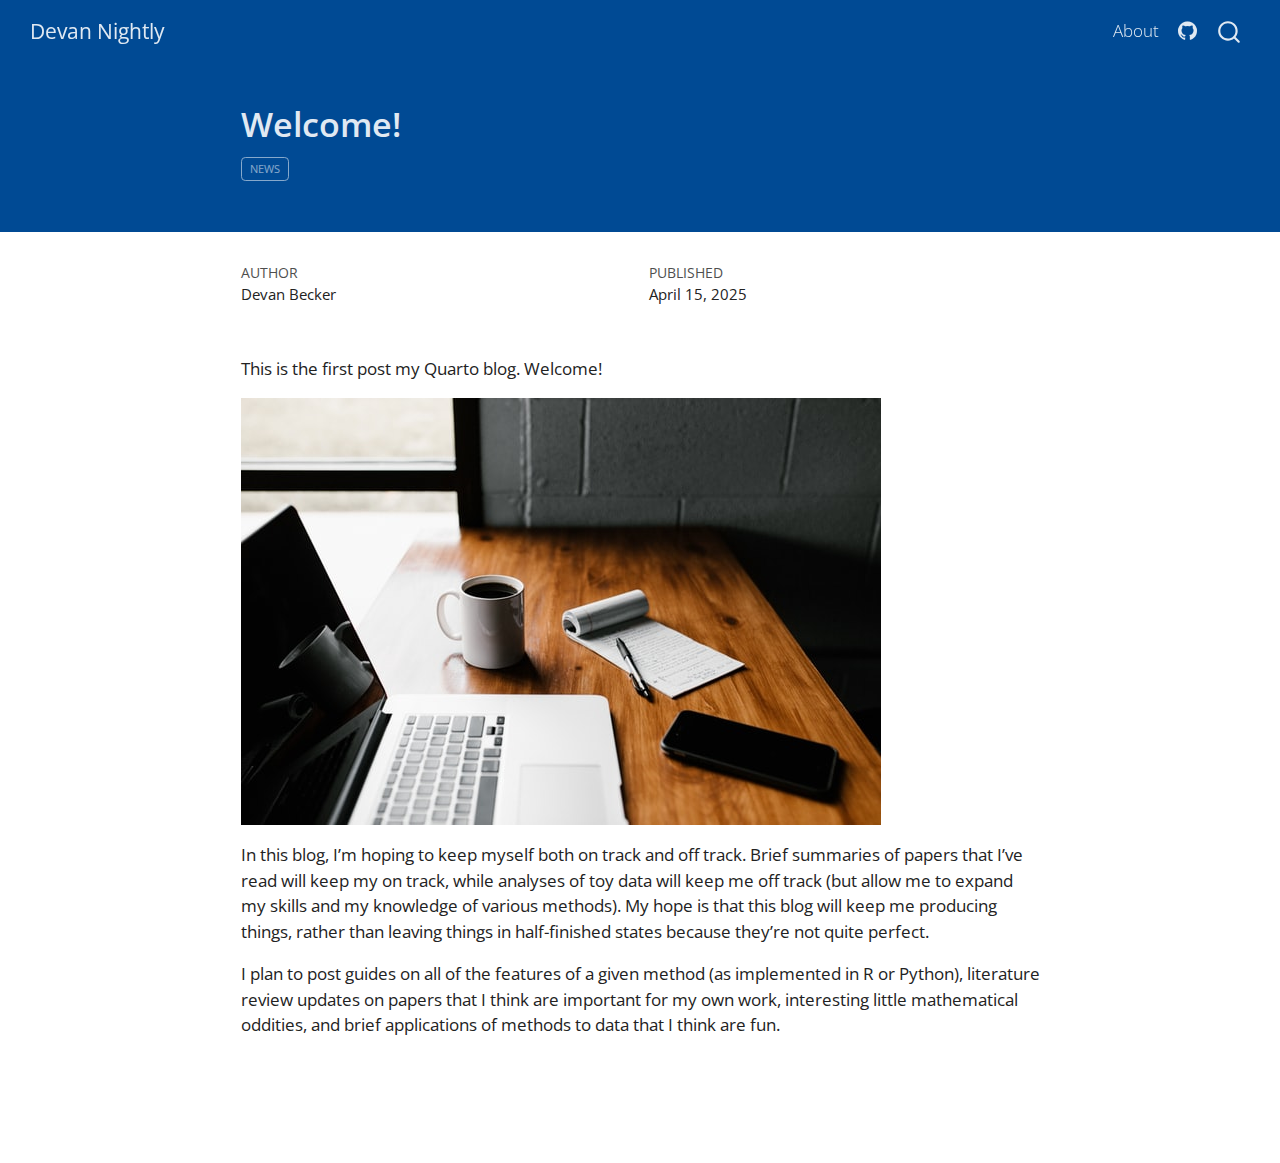
<file: docs/posts/welcome/index.html>
<!DOCTYPE html>
<html xmlns="http://www.w3.org/1999/xhtml" lang="en" xml:lang="en"><head>

<meta charset="utf-8">
<meta name="generator" content="quarto-1.6.37">

<meta name="viewport" content="width=device-width, initial-scale=1.0, user-scalable=yes">

<meta name="author" content="Devan Becker">
<meta name="dcterms.date" content="2025-04-15">

<title>Welcome! – Devan Nightly</title>
<style>
code{white-space: pre-wrap;}
span.smallcaps{font-variant: small-caps;}
div.columns{display: flex; gap: min(4vw, 1.5em);}
div.column{flex: auto; overflow-x: auto;}
div.hanging-indent{margin-left: 1.5em; text-indent: -1.5em;}
ul.task-list{list-style: none;}
ul.task-list li input[type="checkbox"] {
  width: 0.8em;
  margin: 0 0.8em 0.2em -1em; /* quarto-specific, see https://github.com/quarto-dev/quarto-cli/issues/4556 */ 
  vertical-align: middle;
}
</style>


<script src="../../site_libs/quarto-nav/quarto-nav.js"></script>
<script src="../../site_libs/quarto-nav/headroom.min.js"></script>
<script src="../../site_libs/clipboard/clipboard.min.js"></script>
<script src="../../site_libs/quarto-search/autocomplete.umd.js"></script>
<script src="../../site_libs/quarto-search/fuse.min.js"></script>
<script src="../../site_libs/quarto-search/quarto-search.js"></script>
<meta name="quarto:offset" content="../../">
<script src="../../site_libs/quarto-html/quarto.js"></script>
<script src="../../site_libs/quarto-html/popper.min.js"></script>
<script src="../../site_libs/quarto-html/tippy.umd.min.js"></script>
<script src="../../site_libs/quarto-html/anchor.min.js"></script>
<link href="../../site_libs/quarto-html/tippy.css" rel="stylesheet">
<link href="../../site_libs/quarto-html/quarto-syntax-highlighting-29e2c20b02301cfff04dc8050bf30c7e.css" rel="stylesheet" id="quarto-text-highlighting-styles">
<script src="../../site_libs/bootstrap/bootstrap.min.js"></script>
<link href="../../site_libs/bootstrap/bootstrap-icons.css" rel="stylesheet">
<link href="../../site_libs/bootstrap/bootstrap-a5a7a9aa3d5b07c7c3601f2586d7e9ee.min.css" rel="stylesheet" append-hash="true" id="quarto-bootstrap" data-mode="light">
<script id="quarto-search-options" type="application/json">{
  "location": "navbar",
  "copy-button": false,
  "collapse-after": 3,
  "panel-placement": "end",
  "type": "overlay",
  "limit": 50,
  "keyboard-shortcut": [
    "f",
    "/",
    "s"
  ],
  "show-item-context": false,
  "language": {
    "search-no-results-text": "No results",
    "search-matching-documents-text": "matching documents",
    "search-copy-link-title": "Copy link to search",
    "search-hide-matches-text": "Hide additional matches",
    "search-more-match-text": "more match in this document",
    "search-more-matches-text": "more matches in this document",
    "search-clear-button-title": "Clear",
    "search-text-placeholder": "",
    "search-detached-cancel-button-title": "Cancel",
    "search-submit-button-title": "Submit",
    "search-label": "Search"
  }
}</script>


<link rel="stylesheet" href="../../styles.css">
</head>

<body class="nav-fixed fullcontent">

<div id="quarto-search-results"></div>
  <header id="quarto-header" class="headroom fixed-top quarto-banner">
    <nav class="navbar navbar-expand-lg " data-bs-theme="dark">
      <div class="navbar-container container-fluid">
      <div class="navbar-brand-container mx-auto">
    <a class="navbar-brand" href="../../index.html">
    <span class="navbar-title">Devan Nightly</span>
    </a>
  </div>
            <div id="quarto-search" class="" title="Search"></div>
          <button class="navbar-toggler" type="button" data-bs-toggle="collapse" data-bs-target="#navbarCollapse" aria-controls="navbarCollapse" role="menu" aria-expanded="false" aria-label="Toggle navigation" onclick="if (window.quartoToggleHeadroom) { window.quartoToggleHeadroom(); }">
  <span class="navbar-toggler-icon"></span>
</button>
          <div class="collapse navbar-collapse" id="navbarCollapse">
            <ul class="navbar-nav navbar-nav-scroll ms-auto">
  <li class="nav-item">
    <a class="nav-link" href="../../about.html"> 
<span class="menu-text">About</span></a>
  </li>  
  <li class="nav-item compact">
    <a class="nav-link" href="https://github.com/"> <i class="bi bi-github" role="img">
</i> 
<span class="menu-text"></span></a>
  </li>  
</ul>
          </div> <!-- /navcollapse -->
            <div class="quarto-navbar-tools">
</div>
      </div> <!-- /container-fluid -->
    </nav>
</header>
<!-- content -->
<header id="title-block-header" class="quarto-title-block default page-columns page-full">
  <div class="quarto-title-banner page-columns page-full">
    <div class="quarto-title column-body">
      <h1 class="title">Welcome!</h1>
                                <div class="quarto-categories">
                <div class="quarto-category">news</div>
              </div>
                  </div>
  </div>
    
  
  <div class="quarto-title-meta">

      <div>
      <div class="quarto-title-meta-heading">Author</div>
      <div class="quarto-title-meta-contents">
               <p>Devan Becker </p>
            </div>
    </div>
      
      <div>
      <div class="quarto-title-meta-heading">Published</div>
      <div class="quarto-title-meta-contents">
        <p class="date">April 15, 2025</p>
      </div>
    </div>
    
      
    </div>
    
  
  </header><div id="quarto-content" class="quarto-container page-columns page-rows-contents page-layout-article page-navbar">
<!-- sidebar -->
<!-- margin-sidebar -->
    
<!-- main -->
<main class="content quarto-banner-title-block" id="quarto-document-content">





<p>This is the first post my Quarto blog. Welcome!</p>
<p><img src="thumbnail.jpg" class="img-fluid"></p>
<p>In this blog, I’m hoping to keep myself both on track and off track. Brief summaries of papers that I’ve read will keep my on track, while analyses of toy data will keep me off track (but allow me to expand my skills and my knowledge of various methods). My hope is that this blog will keep me producing things, rather than leaving things in half-finished states because they’re not quite perfect.</p>
<p>I plan to post guides on all of the features of a given method (as implemented in R or Python), literature review updates on papers that I think are important for my own work, interesting little mathematical oddities, and brief applications of methods to data that I think are fun.</p>



</main> <!-- /main -->
<script id="quarto-html-after-body" type="application/javascript">
window.document.addEventListener("DOMContentLoaded", function (event) {
  const toggleBodyColorMode = (bsSheetEl) => {
    const mode = bsSheetEl.getAttribute("data-mode");
    const bodyEl = window.document.querySelector("body");
    if (mode === "dark") {
      bodyEl.classList.add("quarto-dark");
      bodyEl.classList.remove("quarto-light");
    } else {
      bodyEl.classList.add("quarto-light");
      bodyEl.classList.remove("quarto-dark");
    }
  }
  const toggleBodyColorPrimary = () => {
    const bsSheetEl = window.document.querySelector("link#quarto-bootstrap");
    if (bsSheetEl) {
      toggleBodyColorMode(bsSheetEl);
    }
  }
  toggleBodyColorPrimary();  
  const icon = "";
  const anchorJS = new window.AnchorJS();
  anchorJS.options = {
    placement: 'right',
    icon: icon
  };
  anchorJS.add('.anchored');
  const isCodeAnnotation = (el) => {
    for (const clz of el.classList) {
      if (clz.startsWith('code-annotation-')) {                     
        return true;
      }
    }
    return false;
  }
  const onCopySuccess = function(e) {
    // button target
    const button = e.trigger;
    // don't keep focus
    button.blur();
    // flash "checked"
    button.classList.add('code-copy-button-checked');
    var currentTitle = button.getAttribute("title");
    button.setAttribute("title", "Copied!");
    let tooltip;
    if (window.bootstrap) {
      button.setAttribute("data-bs-toggle", "tooltip");
      button.setAttribute("data-bs-placement", "left");
      button.setAttribute("data-bs-title", "Copied!");
      tooltip = new bootstrap.Tooltip(button, 
        { trigger: "manual", 
          customClass: "code-copy-button-tooltip",
          offset: [0, -8]});
      tooltip.show();    
    }
    setTimeout(function() {
      if (tooltip) {
        tooltip.hide();
        button.removeAttribute("data-bs-title");
        button.removeAttribute("data-bs-toggle");
        button.removeAttribute("data-bs-placement");
      }
      button.setAttribute("title", currentTitle);
      button.classList.remove('code-copy-button-checked');
    }, 1000);
    // clear code selection
    e.clearSelection();
  }
  const getTextToCopy = function(trigger) {
      const codeEl = trigger.previousElementSibling.cloneNode(true);
      for (const childEl of codeEl.children) {
        if (isCodeAnnotation(childEl)) {
          childEl.remove();
        }
      }
      return codeEl.innerText;
  }
  const clipboard = new window.ClipboardJS('.code-copy-button:not([data-in-quarto-modal])', {
    text: getTextToCopy
  });
  clipboard.on('success', onCopySuccess);
  if (window.document.getElementById('quarto-embedded-source-code-modal')) {
    const clipboardModal = new window.ClipboardJS('.code-copy-button[data-in-quarto-modal]', {
      text: getTextToCopy,
      container: window.document.getElementById('quarto-embedded-source-code-modal')
    });
    clipboardModal.on('success', onCopySuccess);
  }
    var localhostRegex = new RegExp(/^(?:http|https):\/\/localhost\:?[0-9]*\//);
    var mailtoRegex = new RegExp(/^mailto:/);
      var filterRegex = new RegExp('/' + window.location.host + '/');
    var isInternal = (href) => {
        return filterRegex.test(href) || localhostRegex.test(href) || mailtoRegex.test(href);
    }
    // Inspect non-navigation links and adorn them if external
 	var links = window.document.querySelectorAll('a[href]:not(.nav-link):not(.navbar-brand):not(.toc-action):not(.sidebar-link):not(.sidebar-item-toggle):not(.pagination-link):not(.no-external):not([aria-hidden]):not(.dropdown-item):not(.quarto-navigation-tool):not(.about-link)');
    for (var i=0; i<links.length; i++) {
      const link = links[i];
      if (!isInternal(link.href)) {
        // undo the damage that might have been done by quarto-nav.js in the case of
        // links that we want to consider external
        if (link.dataset.originalHref !== undefined) {
          link.href = link.dataset.originalHref;
        }
      }
    }
  function tippyHover(el, contentFn, onTriggerFn, onUntriggerFn) {
    const config = {
      allowHTML: true,
      maxWidth: 500,
      delay: 100,
      arrow: false,
      appendTo: function(el) {
          return el.parentElement;
      },
      interactive: true,
      interactiveBorder: 10,
      theme: 'quarto',
      placement: 'bottom-start',
    };
    if (contentFn) {
      config.content = contentFn;
    }
    if (onTriggerFn) {
      config.onTrigger = onTriggerFn;
    }
    if (onUntriggerFn) {
      config.onUntrigger = onUntriggerFn;
    }
    window.tippy(el, config); 
  }
  const noterefs = window.document.querySelectorAll('a[role="doc-noteref"]');
  for (var i=0; i<noterefs.length; i++) {
    const ref = noterefs[i];
    tippyHover(ref, function() {
      // use id or data attribute instead here
      let href = ref.getAttribute('data-footnote-href') || ref.getAttribute('href');
      try { href = new URL(href).hash; } catch {}
      const id = href.replace(/^#\/?/, "");
      const note = window.document.getElementById(id);
      if (note) {
        return note.innerHTML;
      } else {
        return "";
      }
    });
  }
  const xrefs = window.document.querySelectorAll('a.quarto-xref');
  const processXRef = (id, note) => {
    // Strip column container classes
    const stripColumnClz = (el) => {
      el.classList.remove("page-full", "page-columns");
      if (el.children) {
        for (const child of el.children) {
          stripColumnClz(child);
        }
      }
    }
    stripColumnClz(note)
    if (id === null || id.startsWith('sec-')) {
      // Special case sections, only their first couple elements
      const container = document.createElement("div");
      if (note.children && note.children.length > 2) {
        container.appendChild(note.children[0].cloneNode(true));
        for (let i = 1; i < note.children.length; i++) {
          const child = note.children[i];
          if (child.tagName === "P" && child.innerText === "") {
            continue;
          } else {
            container.appendChild(child.cloneNode(true));
            break;
          }
        }
        if (window.Quarto?.typesetMath) {
          window.Quarto.typesetMath(container);
        }
        return container.innerHTML
      } else {
        if (window.Quarto?.typesetMath) {
          window.Quarto.typesetMath(note);
        }
        return note.innerHTML;
      }
    } else {
      // Remove any anchor links if they are present
      const anchorLink = note.querySelector('a.anchorjs-link');
      if (anchorLink) {
        anchorLink.remove();
      }
      if (window.Quarto?.typesetMath) {
        window.Quarto.typesetMath(note);
      }
      if (note.classList.contains("callout")) {
        return note.outerHTML;
      } else {
        return note.innerHTML;
      }
    }
  }
  for (var i=0; i<xrefs.length; i++) {
    const xref = xrefs[i];
    tippyHover(xref, undefined, function(instance) {
      instance.disable();
      let url = xref.getAttribute('href');
      let hash = undefined; 
      if (url.startsWith('#')) {
        hash = url;
      } else {
        try { hash = new URL(url).hash; } catch {}
      }
      if (hash) {
        const id = hash.replace(/^#\/?/, "");
        const note = window.document.getElementById(id);
        if (note !== null) {
          try {
            const html = processXRef(id, note.cloneNode(true));
            instance.setContent(html);
          } finally {
            instance.enable();
            instance.show();
          }
        } else {
          // See if we can fetch this
          fetch(url.split('#')[0])
          .then(res => res.text())
          .then(html => {
            const parser = new DOMParser();
            const htmlDoc = parser.parseFromString(html, "text/html");
            const note = htmlDoc.getElementById(id);
            if (note !== null) {
              const html = processXRef(id, note);
              instance.setContent(html);
            } 
          }).finally(() => {
            instance.enable();
            instance.show();
          });
        }
      } else {
        // See if we can fetch a full url (with no hash to target)
        // This is a special case and we should probably do some content thinning / targeting
        fetch(url)
        .then(res => res.text())
        .then(html => {
          const parser = new DOMParser();
          const htmlDoc = parser.parseFromString(html, "text/html");
          const note = htmlDoc.querySelector('main.content');
          if (note !== null) {
            // This should only happen for chapter cross references
            // (since there is no id in the URL)
            // remove the first header
            if (note.children.length > 0 && note.children[0].tagName === "HEADER") {
              note.children[0].remove();
            }
            const html = processXRef(null, note);
            instance.setContent(html);
          } 
        }).finally(() => {
          instance.enable();
          instance.show();
        });
      }
    }, function(instance) {
    });
  }
      let selectedAnnoteEl;
      const selectorForAnnotation = ( cell, annotation) => {
        let cellAttr = 'data-code-cell="' + cell + '"';
        let lineAttr = 'data-code-annotation="' +  annotation + '"';
        const selector = 'span[' + cellAttr + '][' + lineAttr + ']';
        return selector;
      }
      const selectCodeLines = (annoteEl) => {
        const doc = window.document;
        const targetCell = annoteEl.getAttribute("data-target-cell");
        const targetAnnotation = annoteEl.getAttribute("data-target-annotation");
        const annoteSpan = window.document.querySelector(selectorForAnnotation(targetCell, targetAnnotation));
        const lines = annoteSpan.getAttribute("data-code-lines").split(",");
        const lineIds = lines.map((line) => {
          return targetCell + "-" + line;
        })
        let top = null;
        let height = null;
        let parent = null;
        if (lineIds.length > 0) {
            //compute the position of the single el (top and bottom and make a div)
            const el = window.document.getElementById(lineIds[0]);
            top = el.offsetTop;
            height = el.offsetHeight;
            parent = el.parentElement.parentElement;
          if (lineIds.length > 1) {
            const lastEl = window.document.getElementById(lineIds[lineIds.length - 1]);
            const bottom = lastEl.offsetTop + lastEl.offsetHeight;
            height = bottom - top;
          }
          if (top !== null && height !== null && parent !== null) {
            // cook up a div (if necessary) and position it 
            let div = window.document.getElementById("code-annotation-line-highlight");
            if (div === null) {
              div = window.document.createElement("div");
              div.setAttribute("id", "code-annotation-line-highlight");
              div.style.position = 'absolute';
              parent.appendChild(div);
            }
            div.style.top = top - 2 + "px";
            div.style.height = height + 4 + "px";
            div.style.left = 0;
            let gutterDiv = window.document.getElementById("code-annotation-line-highlight-gutter");
            if (gutterDiv === null) {
              gutterDiv = window.document.createElement("div");
              gutterDiv.setAttribute("id", "code-annotation-line-highlight-gutter");
              gutterDiv.style.position = 'absolute';
              const codeCell = window.document.getElementById(targetCell);
              const gutter = codeCell.querySelector('.code-annotation-gutter');
              gutter.appendChild(gutterDiv);
            }
            gutterDiv.style.top = top - 2 + "px";
            gutterDiv.style.height = height + 4 + "px";
          }
          selectedAnnoteEl = annoteEl;
        }
      };
      const unselectCodeLines = () => {
        const elementsIds = ["code-annotation-line-highlight", "code-annotation-line-highlight-gutter"];
        elementsIds.forEach((elId) => {
          const div = window.document.getElementById(elId);
          if (div) {
            div.remove();
          }
        });
        selectedAnnoteEl = undefined;
      };
        // Handle positioning of the toggle
    window.addEventListener(
      "resize",
      throttle(() => {
        elRect = undefined;
        if (selectedAnnoteEl) {
          selectCodeLines(selectedAnnoteEl);
        }
      }, 10)
    );
    function throttle(fn, ms) {
    let throttle = false;
    let timer;
      return (...args) => {
        if(!throttle) { // first call gets through
            fn.apply(this, args);
            throttle = true;
        } else { // all the others get throttled
            if(timer) clearTimeout(timer); // cancel #2
            timer = setTimeout(() => {
              fn.apply(this, args);
              timer = throttle = false;
            }, ms);
        }
      };
    }
      // Attach click handler to the DT
      const annoteDls = window.document.querySelectorAll('dt[data-target-cell]');
      for (const annoteDlNode of annoteDls) {
        annoteDlNode.addEventListener('click', (event) => {
          const clickedEl = event.target;
          if (clickedEl !== selectedAnnoteEl) {
            unselectCodeLines();
            const activeEl = window.document.querySelector('dt[data-target-cell].code-annotation-active');
            if (activeEl) {
              activeEl.classList.remove('code-annotation-active');
            }
            selectCodeLines(clickedEl);
            clickedEl.classList.add('code-annotation-active');
          } else {
            // Unselect the line
            unselectCodeLines();
            clickedEl.classList.remove('code-annotation-active');
          }
        });
      }
  const findCites = (el) => {
    const parentEl = el.parentElement;
    if (parentEl) {
      const cites = parentEl.dataset.cites;
      if (cites) {
        return {
          el,
          cites: cites.split(' ')
        };
      } else {
        return findCites(el.parentElement)
      }
    } else {
      return undefined;
    }
  };
  var bibliorefs = window.document.querySelectorAll('a[role="doc-biblioref"]');
  for (var i=0; i<bibliorefs.length; i++) {
    const ref = bibliorefs[i];
    const citeInfo = findCites(ref);
    if (citeInfo) {
      tippyHover(citeInfo.el, function() {
        var popup = window.document.createElement('div');
        citeInfo.cites.forEach(function(cite) {
          var citeDiv = window.document.createElement('div');
          citeDiv.classList.add('hanging-indent');
          citeDiv.classList.add('csl-entry');
          var biblioDiv = window.document.getElementById('ref-' + cite);
          if (biblioDiv) {
            citeDiv.innerHTML = biblioDiv.innerHTML;
          }
          popup.appendChild(citeDiv);
        });
        return popup.innerHTML;
      });
    }
  }
});
</script>
</div> <!-- /content -->




</body></html>
</file>
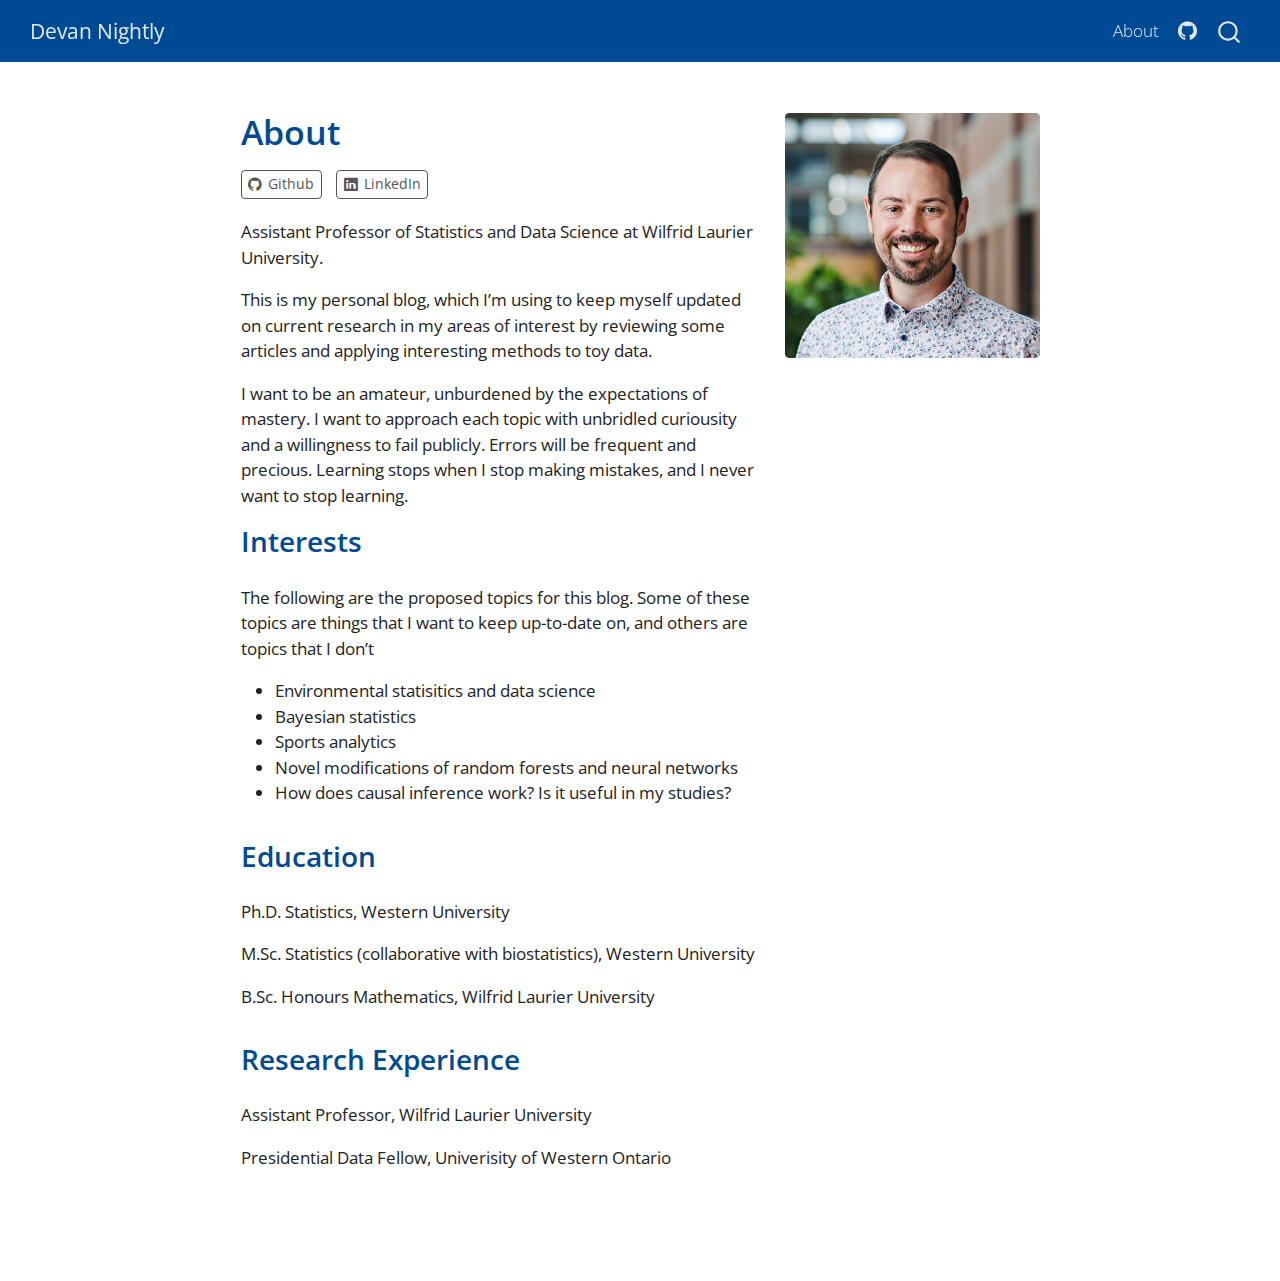
<file: docs/about.html>
<!DOCTYPE html>
<html xmlns="http://www.w3.org/1999/xhtml" lang="en" xml:lang="en"><head>

<meta charset="utf-8">
<meta name="generator" content="quarto-1.6.37">

<meta name="viewport" content="width=device-width, initial-scale=1.0, user-scalable=yes">


<title>About – Devan Nightly</title>
<style>
code{white-space: pre-wrap;}
span.smallcaps{font-variant: small-caps;}
div.columns{display: flex; gap: min(4vw, 1.5em);}
div.column{flex: auto; overflow-x: auto;}
div.hanging-indent{margin-left: 1.5em; text-indent: -1.5em;}
ul.task-list{list-style: none;}
ul.task-list li input[type="checkbox"] {
  width: 0.8em;
  margin: 0 0.8em 0.2em -1em; /* quarto-specific, see https://github.com/quarto-dev/quarto-cli/issues/4556 */ 
  vertical-align: middle;
}
</style>


<script src="site_libs/quarto-nav/quarto-nav.js"></script>
<script src="site_libs/quarto-nav/headroom.min.js"></script>
<script src="site_libs/clipboard/clipboard.min.js"></script>
<script src="site_libs/quarto-search/autocomplete.umd.js"></script>
<script src="site_libs/quarto-search/fuse.min.js"></script>
<script src="site_libs/quarto-search/quarto-search.js"></script>
<meta name="quarto:offset" content="./">
<script src="site_libs/quarto-html/quarto.js"></script>
<script src="site_libs/quarto-html/popper.min.js"></script>
<script src="site_libs/quarto-html/tippy.umd.min.js"></script>
<link href="site_libs/quarto-html/tippy.css" rel="stylesheet">
<link href="site_libs/quarto-html/quarto-syntax-highlighting-29e2c20b02301cfff04dc8050bf30c7e.css" rel="stylesheet" id="quarto-text-highlighting-styles">
<script src="site_libs/bootstrap/bootstrap.min.js"></script>
<link href="site_libs/bootstrap/bootstrap-icons.css" rel="stylesheet">
<link href="site_libs/bootstrap/bootstrap-a5a7a9aa3d5b07c7c3601f2586d7e9ee.min.css" rel="stylesheet" append-hash="true" id="quarto-bootstrap" data-mode="light">
<script id="quarto-search-options" type="application/json">{
  "location": "navbar",
  "copy-button": false,
  "collapse-after": 3,
  "panel-placement": "end",
  "type": "overlay",
  "limit": 50,
  "keyboard-shortcut": [
    "f",
    "/",
    "s"
  ],
  "show-item-context": false,
  "language": {
    "search-no-results-text": "No results",
    "search-matching-documents-text": "matching documents",
    "search-copy-link-title": "Copy link to search",
    "search-hide-matches-text": "Hide additional matches",
    "search-more-match-text": "more match in this document",
    "search-more-matches-text": "more matches in this document",
    "search-clear-button-title": "Clear",
    "search-text-placeholder": "",
    "search-detached-cancel-button-title": "Cancel",
    "search-submit-button-title": "Submit",
    "search-label": "Search"
  }
}</script>


<link rel="stylesheet" href="styles.css">
</head>

<body class="nav-fixed fullcontent">

<div id="quarto-search-results"></div>
  <header id="quarto-header" class="headroom fixed-top">
    <nav class="navbar navbar-expand-lg " data-bs-theme="dark">
      <div class="navbar-container container-fluid">
      <div class="navbar-brand-container mx-auto">
    <a class="navbar-brand" href="./index.html">
    <span class="navbar-title">Devan Nightly</span>
    </a>
  </div>
            <div id="quarto-search" class="" title="Search"></div>
          <button class="navbar-toggler" type="button" data-bs-toggle="collapse" data-bs-target="#navbarCollapse" aria-controls="navbarCollapse" role="menu" aria-expanded="false" aria-label="Toggle navigation" onclick="if (window.quartoToggleHeadroom) { window.quartoToggleHeadroom(); }">
  <span class="navbar-toggler-icon"></span>
</button>
          <div class="collapse navbar-collapse" id="navbarCollapse">
            <ul class="navbar-nav navbar-nav-scroll ms-auto">
  <li class="nav-item">
    <a class="nav-link active" href="./about.html" aria-current="page"> 
<span class="menu-text">About</span></a>
  </li>  
  <li class="nav-item compact">
    <a class="nav-link" href="https://github.com/"> <i class="bi bi-github" role="img">
</i> 
<span class="menu-text"></span></a>
  </li>  
</ul>
          </div> <!-- /navcollapse -->
            <div class="quarto-navbar-tools">
</div>
      </div> <!-- /container-fluid -->
    </nav>
</header>
<!-- content -->
<div id="quarto-content" class="quarto-container page-columns page-rows-contents page-layout-article page-navbar">
<!-- sidebar -->
<!-- margin-sidebar -->
    
<!-- main -->
<div class="quarto-about-solana column-body">
  <div class="about-entity">
    <div class="entity-contents">
      <header id="title-block-header" class="quarto-title-block default">
<div class="quarto-title">
<h1 class="title">About</h1>
</div>
<div class="quarto-title-meta">
  </div>
</header> <div class="about-links">
  <a href="https://github.com/DBecker7" class="about-link" rel="" target="">
    <i class="bi bi-github"></i>
     <span class="about-link-text">Github</span>
  </a>
  <a href="https://www.linkedin.com/in/devan-becker-a95248212/" class="about-link" rel="" target="">
    <i class="bi bi-linkedin"></i>
     <span class="about-link-text">LinkedIn</span>
  </a>
</div>
      <div class="about-contents"><main class="content" id="quarto-document-content">
<p>Assistant Professor of Statistics and Data Science at Wilfrid Laurier University.</p>
<p>This is my personal blog, which I’m using to keep myself updated on current research in my areas of interest by reviewing some articles and applying interesting methods to toy data.</p>
<p>I want to be an amateur, unburdened by the expectations of mastery. I want to approach each topic with unbridled curiousity and a willingness to fail publicly. Errors will be frequent and precious. Learning stops when I stop making mistakes, and I never want to stop learning.</p>
<section id="interests" class="level2">
<h2 data-anchor-id="interests">Interests</h2>
<p>The following are the proposed topics for this blog. Some of these topics are things that I want to keep up-to-date on, and others are topics that I don’t</p>
<ul>
<li>Environmental statisitics and data science</li>
<li>Bayesian statistics</li>
<li>Sports analytics</li>
<li>Novel modifications of random forests and neural networks</li>
<li>How does causal inference work? Is it useful in my studies?</li>
</ul>
</section>
<section id="education" class="level2">
<h2 data-anchor-id="education">Education</h2>
<p>Ph.D.&nbsp;Statistics, Western University</p>
<p>M.Sc. Statistics (collaborative with biostatistics), Western University</p>
<p>B.Sc. Honours Mathematics, Wilfrid Laurier University</p>
</section>
<section id="research-experience" class="level2">
<h2 data-anchor-id="research-experience">Research Experience</h2>
<p>Assistant Professor, Wilfrid Laurier University</p>
<p>Presidential Data Fellow, Univerisity of Western Ontario</p>


</section>
</main></div>
    </div>
    <img src="profile.jpg" class="about-image
  rounded " style="width: 15em;">
  </div>
</div>
 <!-- /main -->
<script id="quarto-html-after-body" type="application/javascript">
window.document.addEventListener("DOMContentLoaded", function (event) {
  const toggleBodyColorMode = (bsSheetEl) => {
    const mode = bsSheetEl.getAttribute("data-mode");
    const bodyEl = window.document.querySelector("body");
    if (mode === "dark") {
      bodyEl.classList.add("quarto-dark");
      bodyEl.classList.remove("quarto-light");
    } else {
      bodyEl.classList.add("quarto-light");
      bodyEl.classList.remove("quarto-dark");
    }
  }
  const toggleBodyColorPrimary = () => {
    const bsSheetEl = window.document.querySelector("link#quarto-bootstrap");
    if (bsSheetEl) {
      toggleBodyColorMode(bsSheetEl);
    }
  }
  toggleBodyColorPrimary();  
  const isCodeAnnotation = (el) => {
    for (const clz of el.classList) {
      if (clz.startsWith('code-annotation-')) {                     
        return true;
      }
    }
    return false;
  }
  const onCopySuccess = function(e) {
    // button target
    const button = e.trigger;
    // don't keep focus
    button.blur();
    // flash "checked"
    button.classList.add('code-copy-button-checked');
    var currentTitle = button.getAttribute("title");
    button.setAttribute("title", "Copied!");
    let tooltip;
    if (window.bootstrap) {
      button.setAttribute("data-bs-toggle", "tooltip");
      button.setAttribute("data-bs-placement", "left");
      button.setAttribute("data-bs-title", "Copied!");
      tooltip = new bootstrap.Tooltip(button, 
        { trigger: "manual", 
          customClass: "code-copy-button-tooltip",
          offset: [0, -8]});
      tooltip.show();    
    }
    setTimeout(function() {
      if (tooltip) {
        tooltip.hide();
        button.removeAttribute("data-bs-title");
        button.removeAttribute("data-bs-toggle");
        button.removeAttribute("data-bs-placement");
      }
      button.setAttribute("title", currentTitle);
      button.classList.remove('code-copy-button-checked');
    }, 1000);
    // clear code selection
    e.clearSelection();
  }
  const getTextToCopy = function(trigger) {
      const codeEl = trigger.previousElementSibling.cloneNode(true);
      for (const childEl of codeEl.children) {
        if (isCodeAnnotation(childEl)) {
          childEl.remove();
        }
      }
      return codeEl.innerText;
  }
  const clipboard = new window.ClipboardJS('.code-copy-button:not([data-in-quarto-modal])', {
    text: getTextToCopy
  });
  clipboard.on('success', onCopySuccess);
  if (window.document.getElementById('quarto-embedded-source-code-modal')) {
    const clipboardModal = new window.ClipboardJS('.code-copy-button[data-in-quarto-modal]', {
      text: getTextToCopy,
      container: window.document.getElementById('quarto-embedded-source-code-modal')
    });
    clipboardModal.on('success', onCopySuccess);
  }
    var localhostRegex = new RegExp(/^(?:http|https):\/\/localhost\:?[0-9]*\//);
    var mailtoRegex = new RegExp(/^mailto:/);
      var filterRegex = new RegExp('/' + window.location.host + '/');
    var isInternal = (href) => {
        return filterRegex.test(href) || localhostRegex.test(href) || mailtoRegex.test(href);
    }
    // Inspect non-navigation links and adorn them if external
 	var links = window.document.querySelectorAll('a[href]:not(.nav-link):not(.navbar-brand):not(.toc-action):not(.sidebar-link):not(.sidebar-item-toggle):not(.pagination-link):not(.no-external):not([aria-hidden]):not(.dropdown-item):not(.quarto-navigation-tool):not(.about-link)');
    for (var i=0; i<links.length; i++) {
      const link = links[i];
      if (!isInternal(link.href)) {
        // undo the damage that might have been done by quarto-nav.js in the case of
        // links that we want to consider external
        if (link.dataset.originalHref !== undefined) {
          link.href = link.dataset.originalHref;
        }
      }
    }
  function tippyHover(el, contentFn, onTriggerFn, onUntriggerFn) {
    const config = {
      allowHTML: true,
      maxWidth: 500,
      delay: 100,
      arrow: false,
      appendTo: function(el) {
          return el.parentElement;
      },
      interactive: true,
      interactiveBorder: 10,
      theme: 'quarto',
      placement: 'bottom-start',
    };
    if (contentFn) {
      config.content = contentFn;
    }
    if (onTriggerFn) {
      config.onTrigger = onTriggerFn;
    }
    if (onUntriggerFn) {
      config.onUntrigger = onUntriggerFn;
    }
    window.tippy(el, config); 
  }
  const noterefs = window.document.querySelectorAll('a[role="doc-noteref"]');
  for (var i=0; i<noterefs.length; i++) {
    const ref = noterefs[i];
    tippyHover(ref, function() {
      // use id or data attribute instead here
      let href = ref.getAttribute('data-footnote-href') || ref.getAttribute('href');
      try { href = new URL(href).hash; } catch {}
      const id = href.replace(/^#\/?/, "");
      const note = window.document.getElementById(id);
      if (note) {
        return note.innerHTML;
      } else {
        return "";
      }
    });
  }
  const xrefs = window.document.querySelectorAll('a.quarto-xref');
  const processXRef = (id, note) => {
    // Strip column container classes
    const stripColumnClz = (el) => {
      el.classList.remove("page-full", "page-columns");
      if (el.children) {
        for (const child of el.children) {
          stripColumnClz(child);
        }
      }
    }
    stripColumnClz(note)
    if (id === null || id.startsWith('sec-')) {
      // Special case sections, only their first couple elements
      const container = document.createElement("div");
      if (note.children && note.children.length > 2) {
        container.appendChild(note.children[0].cloneNode(true));
        for (let i = 1; i < note.children.length; i++) {
          const child = note.children[i];
          if (child.tagName === "P" && child.innerText === "") {
            continue;
          } else {
            container.appendChild(child.cloneNode(true));
            break;
          }
        }
        if (window.Quarto?.typesetMath) {
          window.Quarto.typesetMath(container);
        }
        return container.innerHTML
      } else {
        if (window.Quarto?.typesetMath) {
          window.Quarto.typesetMath(note);
        }
        return note.innerHTML;
      }
    } else {
      // Remove any anchor links if they are present
      const anchorLink = note.querySelector('a.anchorjs-link');
      if (anchorLink) {
        anchorLink.remove();
      }
      if (window.Quarto?.typesetMath) {
        window.Quarto.typesetMath(note);
      }
      if (note.classList.contains("callout")) {
        return note.outerHTML;
      } else {
        return note.innerHTML;
      }
    }
  }
  for (var i=0; i<xrefs.length; i++) {
    const xref = xrefs[i];
    tippyHover(xref, undefined, function(instance) {
      instance.disable();
      let url = xref.getAttribute('href');
      let hash = undefined; 
      if (url.startsWith('#')) {
        hash = url;
      } else {
        try { hash = new URL(url).hash; } catch {}
      }
      if (hash) {
        const id = hash.replace(/^#\/?/, "");
        const note = window.document.getElementById(id);
        if (note !== null) {
          try {
            const html = processXRef(id, note.cloneNode(true));
            instance.setContent(html);
          } finally {
            instance.enable();
            instance.show();
          }
        } else {
          // See if we can fetch this
          fetch(url.split('#')[0])
          .then(res => res.text())
          .then(html => {
            const parser = new DOMParser();
            const htmlDoc = parser.parseFromString(html, "text/html");
            const note = htmlDoc.getElementById(id);
            if (note !== null) {
              const html = processXRef(id, note);
              instance.setContent(html);
            } 
          }).finally(() => {
            instance.enable();
            instance.show();
          });
        }
      } else {
        // See if we can fetch a full url (with no hash to target)
        // This is a special case and we should probably do some content thinning / targeting
        fetch(url)
        .then(res => res.text())
        .then(html => {
          const parser = new DOMParser();
          const htmlDoc = parser.parseFromString(html, "text/html");
          const note = htmlDoc.querySelector('main.content');
          if (note !== null) {
            // This should only happen for chapter cross references
            // (since there is no id in the URL)
            // remove the first header
            if (note.children.length > 0 && note.children[0].tagName === "HEADER") {
              note.children[0].remove();
            }
            const html = processXRef(null, note);
            instance.setContent(html);
          } 
        }).finally(() => {
          instance.enable();
          instance.show();
        });
      }
    }, function(instance) {
    });
  }
      let selectedAnnoteEl;
      const selectorForAnnotation = ( cell, annotation) => {
        let cellAttr = 'data-code-cell="' + cell + '"';
        let lineAttr = 'data-code-annotation="' +  annotation + '"';
        const selector = 'span[' + cellAttr + '][' + lineAttr + ']';
        return selector;
      }
      const selectCodeLines = (annoteEl) => {
        const doc = window.document;
        const targetCell = annoteEl.getAttribute("data-target-cell");
        const targetAnnotation = annoteEl.getAttribute("data-target-annotation");
        const annoteSpan = window.document.querySelector(selectorForAnnotation(targetCell, targetAnnotation));
        const lines = annoteSpan.getAttribute("data-code-lines").split(",");
        const lineIds = lines.map((line) => {
          return targetCell + "-" + line;
        })
        let top = null;
        let height = null;
        let parent = null;
        if (lineIds.length > 0) {
            //compute the position of the single el (top and bottom and make a div)
            const el = window.document.getElementById(lineIds[0]);
            top = el.offsetTop;
            height = el.offsetHeight;
            parent = el.parentElement.parentElement;
          if (lineIds.length > 1) {
            const lastEl = window.document.getElementById(lineIds[lineIds.length - 1]);
            const bottom = lastEl.offsetTop + lastEl.offsetHeight;
            height = bottom - top;
          }
          if (top !== null && height !== null && parent !== null) {
            // cook up a div (if necessary) and position it 
            let div = window.document.getElementById("code-annotation-line-highlight");
            if (div === null) {
              div = window.document.createElement("div");
              div.setAttribute("id", "code-annotation-line-highlight");
              div.style.position = 'absolute';
              parent.appendChild(div);
            }
            div.style.top = top - 2 + "px";
            div.style.height = height + 4 + "px";
            div.style.left = 0;
            let gutterDiv = window.document.getElementById("code-annotation-line-highlight-gutter");
            if (gutterDiv === null) {
              gutterDiv = window.document.createElement("div");
              gutterDiv.setAttribute("id", "code-annotation-line-highlight-gutter");
              gutterDiv.style.position = 'absolute';
              const codeCell = window.document.getElementById(targetCell);
              const gutter = codeCell.querySelector('.code-annotation-gutter');
              gutter.appendChild(gutterDiv);
            }
            gutterDiv.style.top = top - 2 + "px";
            gutterDiv.style.height = height + 4 + "px";
          }
          selectedAnnoteEl = annoteEl;
        }
      };
      const unselectCodeLines = () => {
        const elementsIds = ["code-annotation-line-highlight", "code-annotation-line-highlight-gutter"];
        elementsIds.forEach((elId) => {
          const div = window.document.getElementById(elId);
          if (div) {
            div.remove();
          }
        });
        selectedAnnoteEl = undefined;
      };
        // Handle positioning of the toggle
    window.addEventListener(
      "resize",
      throttle(() => {
        elRect = undefined;
        if (selectedAnnoteEl) {
          selectCodeLines(selectedAnnoteEl);
        }
      }, 10)
    );
    function throttle(fn, ms) {
    let throttle = false;
    let timer;
      return (...args) => {
        if(!throttle) { // first call gets through
            fn.apply(this, args);
            throttle = true;
        } else { // all the others get throttled
            if(timer) clearTimeout(timer); // cancel #2
            timer = setTimeout(() => {
              fn.apply(this, args);
              timer = throttle = false;
            }, ms);
        }
      };
    }
      // Attach click handler to the DT
      const annoteDls = window.document.querySelectorAll('dt[data-target-cell]');
      for (const annoteDlNode of annoteDls) {
        annoteDlNode.addEventListener('click', (event) => {
          const clickedEl = event.target;
          if (clickedEl !== selectedAnnoteEl) {
            unselectCodeLines();
            const activeEl = window.document.querySelector('dt[data-target-cell].code-annotation-active');
            if (activeEl) {
              activeEl.classList.remove('code-annotation-active');
            }
            selectCodeLines(clickedEl);
            clickedEl.classList.add('code-annotation-active');
          } else {
            // Unselect the line
            unselectCodeLines();
            clickedEl.classList.remove('code-annotation-active');
          }
        });
      }
  const findCites = (el) => {
    const parentEl = el.parentElement;
    if (parentEl) {
      const cites = parentEl.dataset.cites;
      if (cites) {
        return {
          el,
          cites: cites.split(' ')
        };
      } else {
        return findCites(el.parentElement)
      }
    } else {
      return undefined;
    }
  };
  var bibliorefs = window.document.querySelectorAll('a[role="doc-biblioref"]');
  for (var i=0; i<bibliorefs.length; i++) {
    const ref = bibliorefs[i];
    const citeInfo = findCites(ref);
    if (citeInfo) {
      tippyHover(citeInfo.el, function() {
        var popup = window.document.createElement('div');
        citeInfo.cites.forEach(function(cite) {
          var citeDiv = window.document.createElement('div');
          citeDiv.classList.add('hanging-indent');
          citeDiv.classList.add('csl-entry');
          var biblioDiv = window.document.getElementById('ref-' + cite);
          if (biblioDiv) {
            citeDiv.innerHTML = biblioDiv.innerHTML;
          }
          popup.appendChild(citeDiv);
        });
        return popup.innerHTML;
      });
    }
  }
});
</script>
</div> <!-- /content -->




</body></html>
</file>
<file: docs/site_libs/quarto-html/tippy.css>
.tippy-box[data-animation=fade][data-state=hidden]{opacity:0}[data-tippy-root]{max-width:calc(100vw - 10px)}.tippy-box{position:relative;background-color:#333;color:#fff;border-radius:4px;font-size:14px;line-height:1.4;white-space:normal;outline:0;transition-property:transform,visibility,opacity}.tippy-box[data-placement^=top]>.tippy-arrow{bottom:0}.tippy-box[data-placement^=top]>.tippy-arrow:before{bottom:-7px;left:0;border-width:8px 8px 0;border-top-color:initial;transform-origin:center top}.tippy-box[data-placement^=bottom]>.tippy-arrow{top:0}.tippy-box[data-placement^=bottom]>.tippy-arrow:before{top:-7px;left:0;border-width:0 8px 8px;border-bottom-color:initial;transform-origin:center bottom}.tippy-box[data-placement^=left]>.tippy-arrow{right:0}.tippy-box[data-placement^=left]>.tippy-arrow:before{border-width:8px 0 8px 8px;border-left-color:initial;right:-7px;transform-origin:center left}.tippy-box[data-placement^=right]>.tippy-arrow{left:0}.tippy-box[data-placement^=right]>.tippy-arrow:before{left:-7px;border-width:8px 8px 8px 0;border-right-color:initial;transform-origin:center right}.tippy-box[data-inertia][data-state=visible]{transition-timing-function:cubic-bezier(.54,1.5,.38,1.11)}.tippy-arrow{width:16px;height:16px;color:#333}.tippy-arrow:before{content:"";position:absolute;border-color:transparent;border-style:solid}.tippy-content{position:relative;padding:5px 9px;z-index:1}
</file>
<file: docs/site_libs/quarto-html/quarto-syntax-highlighting-29e2c20b02301cfff04dc8050bf30c7e.css>
/* quarto syntax highlight colors */
:root {
  --quarto-hl-ot-color: #003B4F;
  --quarto-hl-at-color: #657422;
  --quarto-hl-ss-color: #20794D;
  --quarto-hl-an-color: #5E5E5E;
  --quarto-hl-fu-color: #4758AB;
  --quarto-hl-st-color: #20794D;
  --quarto-hl-cf-color: #003B4F;
  --quarto-hl-op-color: #5E5E5E;
  --quarto-hl-er-color: #AD0000;
  --quarto-hl-bn-color: #AD0000;
  --quarto-hl-al-color: #AD0000;
  --quarto-hl-va-color: #111111;
  --quarto-hl-bu-color: inherit;
  --quarto-hl-ex-color: inherit;
  --quarto-hl-pp-color: #AD0000;
  --quarto-hl-in-color: #5E5E5E;
  --quarto-hl-vs-color: #20794D;
  --quarto-hl-wa-color: #5E5E5E;
  --quarto-hl-do-color: #5E5E5E;
  --quarto-hl-im-color: #00769E;
  --quarto-hl-ch-color: #20794D;
  --quarto-hl-dt-color: #AD0000;
  --quarto-hl-fl-color: #AD0000;
  --quarto-hl-co-color: #5E5E5E;
  --quarto-hl-cv-color: #5E5E5E;
  --quarto-hl-cn-color: #8f5902;
  --quarto-hl-sc-color: #5E5E5E;
  --quarto-hl-dv-color: #AD0000;
  --quarto-hl-kw-color: #003B4F;
}

/* other quarto variables */
:root {
  --quarto-font-monospace: SFMono-Regular, Menlo, Monaco, Consolas, "Liberation Mono", "Courier New", monospace;
}

pre > code.sourceCode > span {
  color: #003B4F;
}

code span {
  color: #003B4F;
}

code.sourceCode > span {
  color: #003B4F;
}

div.sourceCode,
div.sourceCode pre.sourceCode {
  color: #003B4F;
}

code span.ot {
  color: #003B4F;
  font-style: inherit;
}

code span.at {
  color: #657422;
  font-style: inherit;
}

code span.ss {
  color: #20794D;
  font-style: inherit;
}

code span.an {
  color: #5E5E5E;
  font-style: inherit;
}

code span.fu {
  color: #4758AB;
  font-style: inherit;
}

code span.st {
  color: #20794D;
  font-style: inherit;
}

code span.cf {
  color: #003B4F;
  font-weight: bold;
  font-style: inherit;
}

code span.op {
  color: #5E5E5E;
  font-style: inherit;
}

code span.er {
  color: #AD0000;
  font-style: inherit;
}

code span.bn {
  color: #AD0000;
  font-style: inherit;
}

code span.al {
  color: #AD0000;
  font-style: inherit;
}

code span.va {
  color: #111111;
  font-style: inherit;
}

code span.bu {
  font-style: inherit;
}

code span.ex {
  font-style: inherit;
}

code span.pp {
  color: #AD0000;
  font-style: inherit;
}

code span.in {
  color: #5E5E5E;
  font-style: inherit;
}

code span.vs {
  color: #20794D;
  font-style: inherit;
}

code span.wa {
  color: #5E5E5E;
  font-style: italic;
}

code span.do {
  color: #5E5E5E;
  font-style: italic;
}

code span.im {
  color: #00769E;
  font-style: inherit;
}

code span.ch {
  color: #20794D;
  font-style: inherit;
}

code span.dt {
  color: #AD0000;
  font-style: inherit;
}

code span.fl {
  color: #AD0000;
  font-style: inherit;
}

code span.co {
  color: #5E5E5E;
  font-style: inherit;
}

code span.cv {
  color: #5E5E5E;
  font-style: italic;
}

code span.cn {
  color: #8f5902;
  font-style: inherit;
}

code span.sc {
  color: #5E5E5E;
  font-style: inherit;
}

code span.dv {
  color: #AD0000;
  font-style: inherit;
}

code span.kw {
  color: #003B4F;
  font-weight: bold;
  font-style: inherit;
}

.prevent-inlining {
  content: "</";
}

/*# sourceMappingURL=5353fc8bf2a85bac2e7a98e8d13296a2.css.map */
</file>
<file: docs/styles.css>
/* css styles */
</file>
